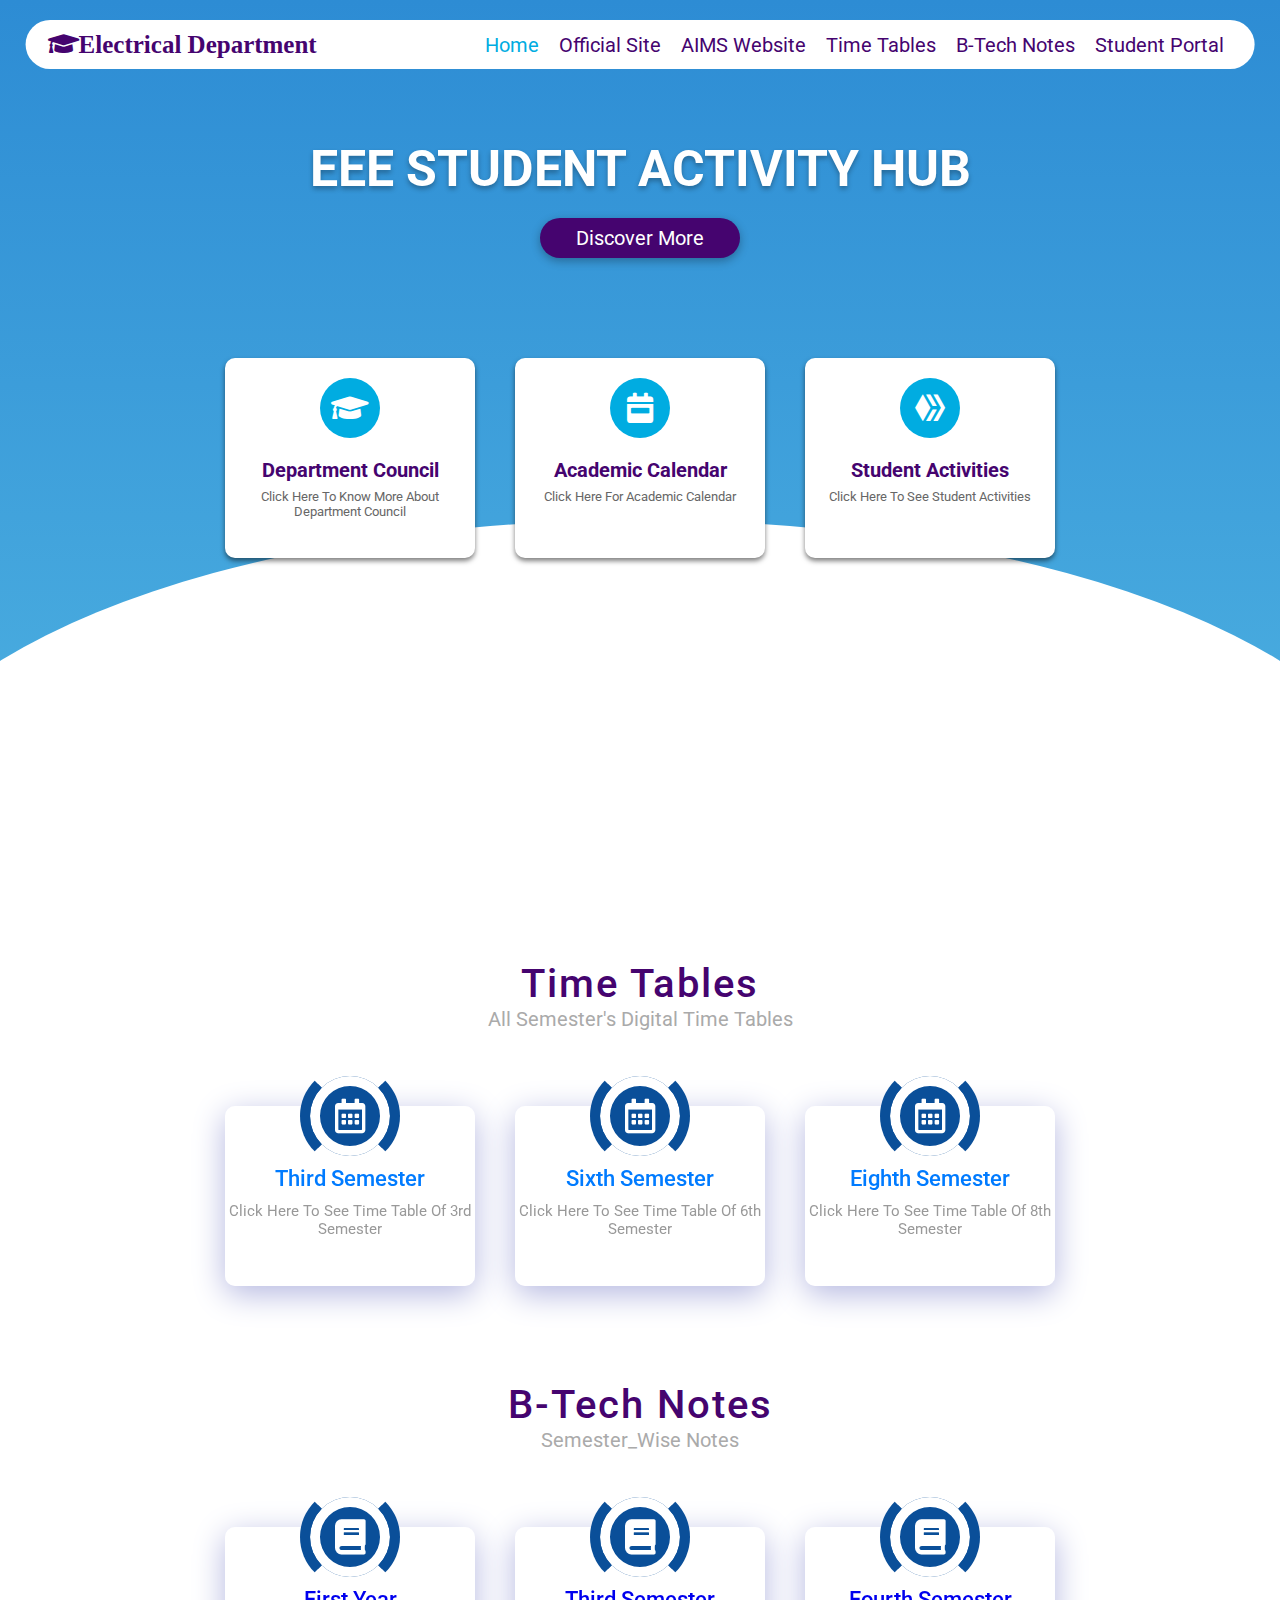
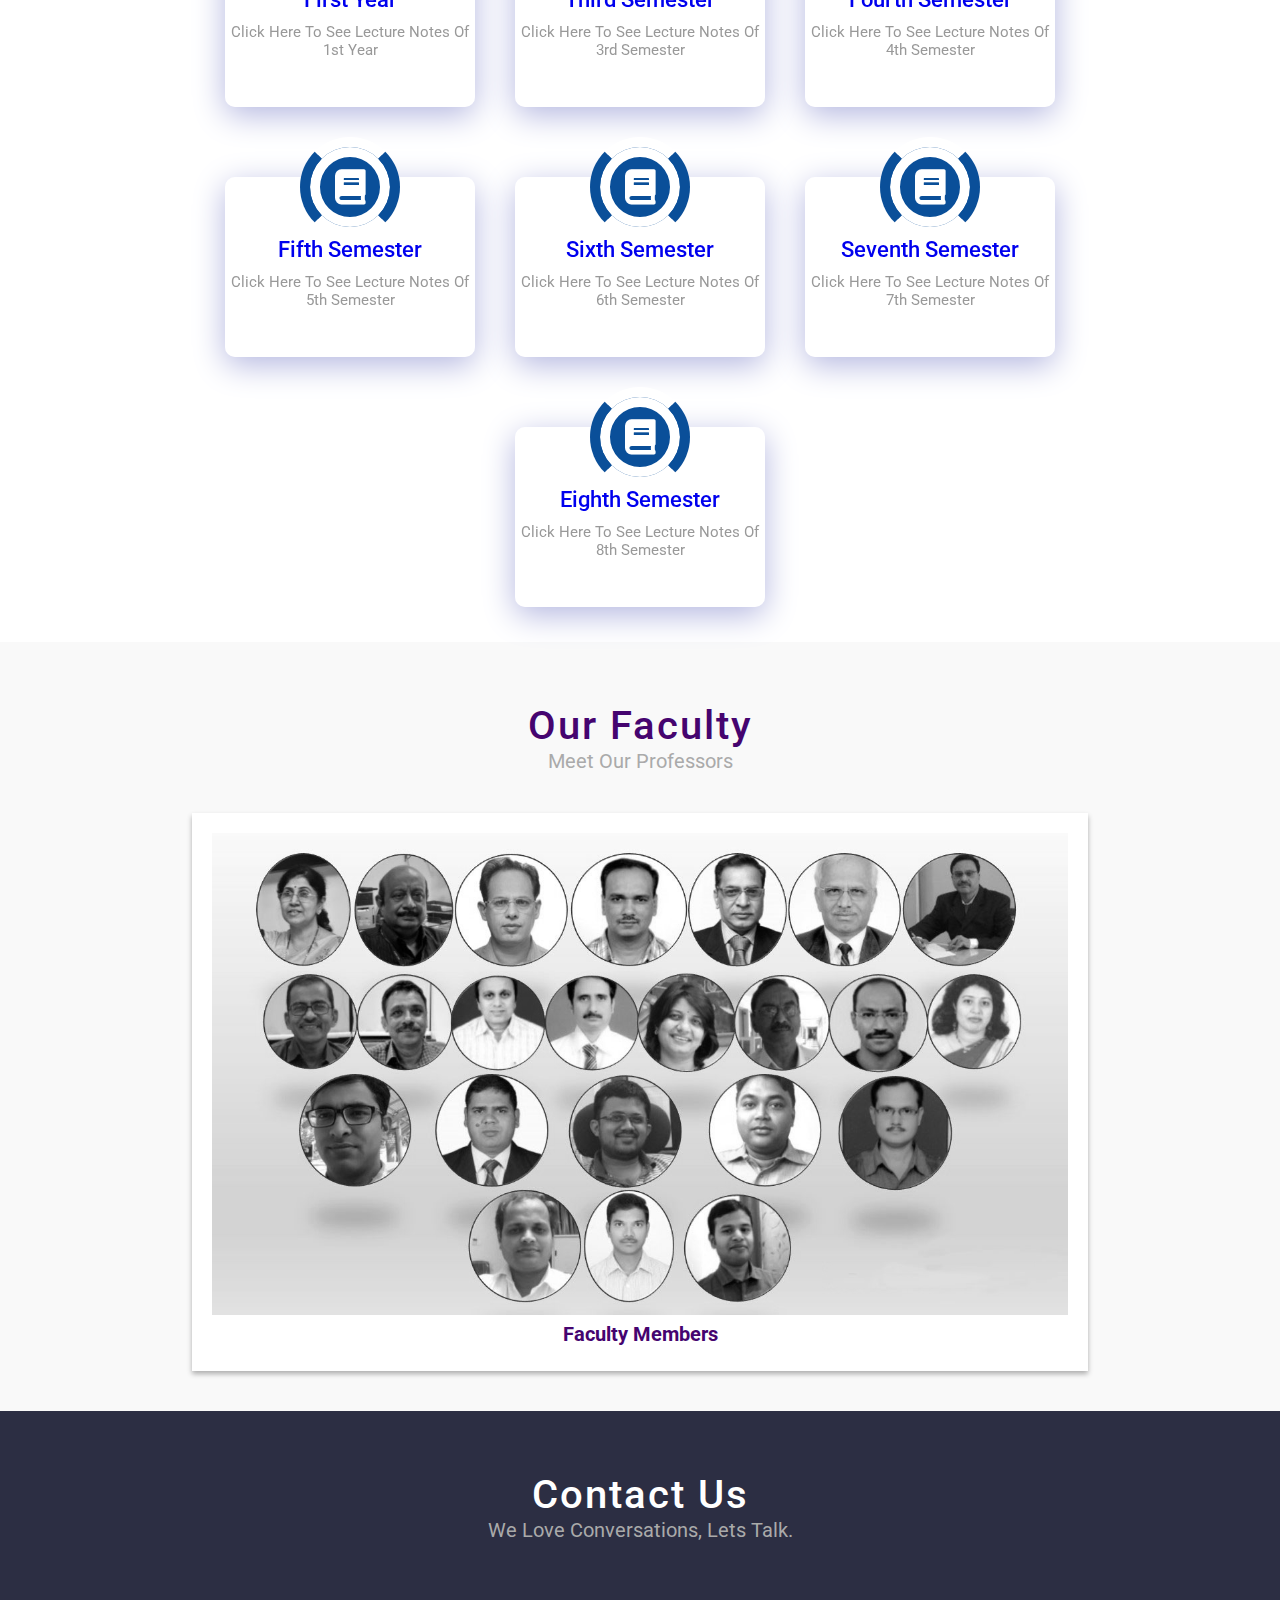
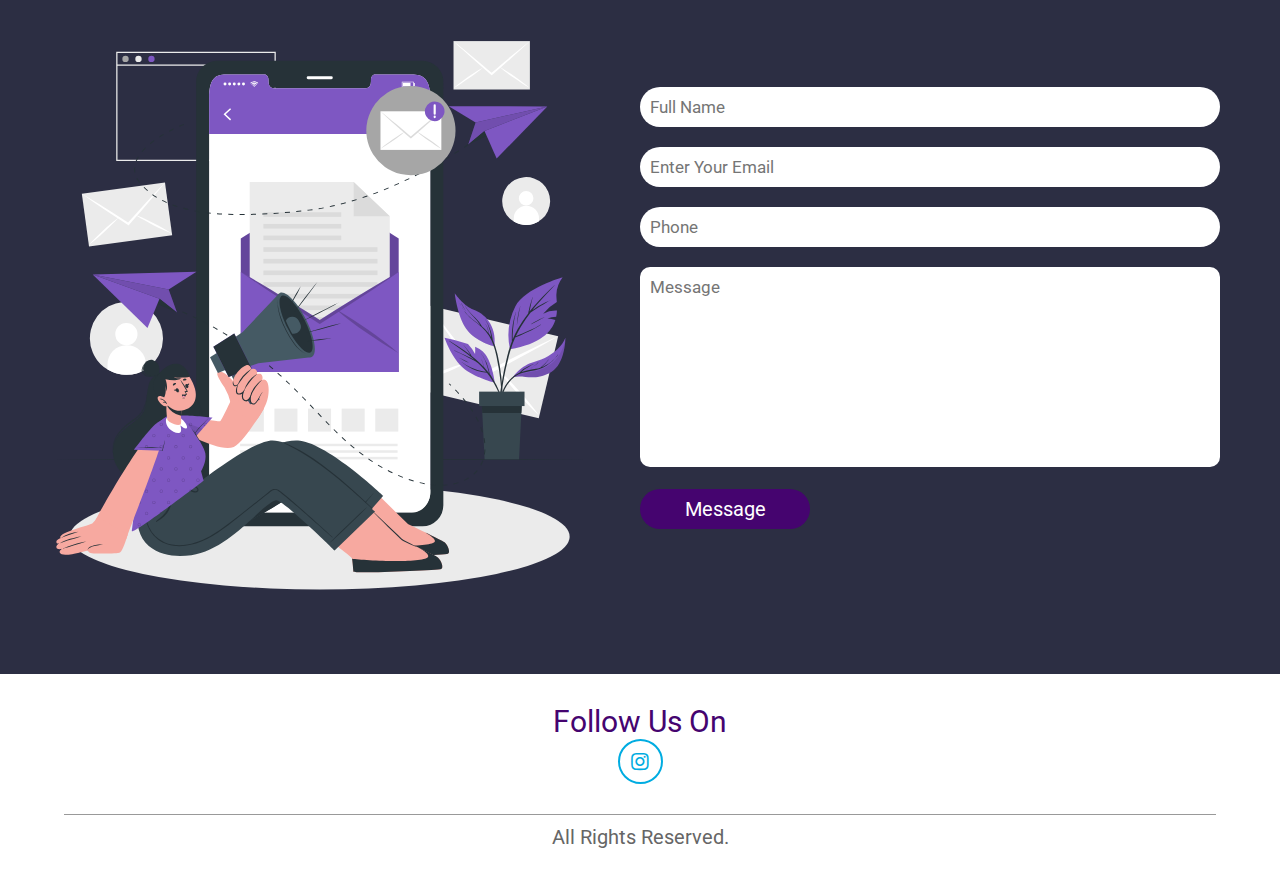
<file: ELECTRICAL-VNIT.github.io-main 2 copy/index.html>
<!DOCTYPE html>
<html lang="en">

<head>
    <!-- Global site tag (gtag.js) - Google Analytics -->
<script async src="https://www.googletagmanager.com/gtag/js?id=G-EDXTTGLVKZ"></script>
<script>
  window.dataLayer = window.dataLayer || [];
  function gtag(){dataLayer.push(arguments);}
  gtag('js', new Date());

  gtag('config', 'G-EDXTTGLVKZ');
</script>
    <meta charset="UTF-8">
    <meta name="viewport" content="width=device-width, initial-scale=1.0">
    <title>EEE VNIT STUDENT ACTIVITY HUB</title>

    <!-- font awesome cdn link  -->
    <link rel="stylesheet" href="https://cdnjs.cloudflare.com/ajax/libs/font-awesome/5.15.1/css/all.min.css">

    <!-- custom css file link  -->
    <link rel="stylesheet" href="timetable-styles/modal-style.css">
    <link rel="stylesheet" href="timetable-styles/table.css">
    <link rel="stylesheet" href="timetable-styles/mobile-timetable-style.css">
    <link rel="stylesheet" href="style.css">

    <link rel="shortcut icon" href="favicon.ico" type="image/x-icon">
    <link rel="icon" href="favicon.ico" type="image/x-icon">
</head>

<body oncontextmenu="return false">


    <!-- header section starts  -->

    <header>

        <a href="#" class="logo"><i class="fas fa-graduation-cap">Electrical Department</i></a>


        <nav class="navbar">
            <ul>
                <li><a href="#home" class="active">home</a></li>
                <li><a href="http://vnit.ac.in/" target="blank">Official Site</a></li>
                <li><a href="http://aims.vnit.ac.in/exam/faces/infrastructure/SLogin.jsf" target="blank">AIMS
                        Website</a></li>
                <li><a href="#TT">Time Tables</a></li>
                <li><a href="#Notes">B-Tech Notes</a></li>
                <li><a href="https://studentportal.vnit.ac.in/home/" target="blank">Student
                        Portal</a></li>


            </ul>
        </nav>

        <div class="fas fa-bars"></div>

    </header>

    <!-- header section ends -->


    <!-- home section starts  -->

    <section class="home" id="home">

        <div class="content" id="slide-in-fwd-top">
            <h1>EEE Student Activity Hub</h1>
            <p></p>
<!--             <a href="MTT/modal.html"><button>Endsem TT</button></a> -->
            <a href="https://vnit.ac.in/eee/"><button>Discover More</button></a>
        </div>

        <div class="box-container">

            <div class="box" id="roll-in-bottom">
                <i class="fas fa-graduation-cap"></i>
                <a href="council.html" target="blank">
                    <h3 id="fc">Department Council</h3>
                </a>
                <p>Click here to know more about Department Council</p>
            </div>

            <div class="box" id="roll-in-bottom">
                <i class="fas fa-calendar-week"></i>
                <a href="iframe.html" target="blank">
                    <h3 id="fc">Academic Calendar</h3>
                </a>
                <p>Click here for Academic Calendar</p>
            </div>

            <div class="box" id="roll-in-bottom">
                <i class="fab fa-hive"></i>
                <a href="Student Events/index.html" target="blank">
                    <h3 id="fc">Student Activities</h3>
                </a>
                <p>Click here to see Student Activities</p>
            </div>

        </div>

    </section>

    <!-- home section ends -->

    <!-- TT N Notes section starts  -->
    <section id="course" class="course">

        <h1 class="heading" id="TT">Time Tables</h1>
        <h3 class="title">All semester's Digital Time Tables</h3>

        <!-- Timetable Section -->

        <div class="box-container">

            <!-- 3rd Sem -->

            <div class="box hide-view-mob">
                <i class="far fa-calendar-alt"></i>
                <h3><a id="sem4jsbtn" class="cta" href="timetable.html">Third Semester</a></h3>
                <p>Click here to see Time Table of 3rd Semester</p>
            </div>
            <div id="sem4btn" class="modaloverlay">
                <div class="modal">
                    <a href="#close" class="close"><i class="fas fa-window-close"></i></a>
                    <div>
                        <div class='tab'>
                            <table cellpadding='0' cellspacing='0'>
                                <tr class='days'>
                                    <th class="time"></th>
                                    <th colspan="2">Monday</th>
                                    <th colspan="2">Tuesday</th>
                                    <th colspan="2">Wednesday</th>
                                    <th colspan="2">Thursday</th>
                                    <th colspan="2">Friday</th>
                                    <th colspan="2">Saturday</th>
                                </tr>
                                <tr>
                                    <td class='time'>08:00</td>
                                    <td colspan="2" class='lectures teal 4DC'>Digital Circuits</td>
                                    <td colspan="2"></td>
                                    <td colspan="2" class='lectures light-blue 4EPS-1wed'>Electrical Power System</td>
                                    <td colspan="2" class='lectures pink 4EPU'>Electrical Power Utilisation</td>
                                    <td colspan="2" class='lectures green 4PSPfri'>Power Station Practice</td>
                                    <td colspan="2"></td>


                                </tr>
                                <tr>
                                    <td class='time'>09:00</td>
                                    <td colspan="2"></td>
                                    <td colspan="2" class='lectures teal 4DC'>Digital Circuits</td>
                                    <td colspan="2"></td>
                                    <td colspan="2" class='lectures green 4PSPthu'>Power Station Practice</td>
                                    <td colspan="2" class='lectures green 4PSPfri'>Power Station Practice</td>
                                    <td colspan="2" class='lectures yellow 4NMPT'>Numerical Methods & Probability Theory
                                    </td>
                                </tr>
                                <tr>
                                    <td class='time'>10:00</td>
                                    <td colspan="2" class='lectures pink 4EPU'>Electrical Power Utilisation</td>
                                    <td colspan="2" class='lectures light-blue 4EPS-1tue'>Electrical Power System</td>
                                    <td colspan="2" class='lectures pink 4EPU'>Electrical Power Utilisation</td>
                                    <td colspan="2" class='lectures off-white 4EM1'>Electrical Machines 1</td>
                                    <td colspan="2" class='lectures off-white 4EM1'>Electrical Machines 1</td>
                                    <td colspan="2" class='lectures light-blue 4LEC'>Linear Electronic Circuit</td>
                                </tr>
                                <tr>
                                    <td class='time'>11:00</td>
                                    <td colspan="2" class='lectures off-white 4EM1'>Electrical Machines 1</td>
                                    <td colspan="2" class='lectures yellow 4NMPT'>Numerical Methods & Probability Theory
                                    </td>
                                    <td colspan="2" class='lectures yellow 4NMPT'>Numerical Methods & Probability
                                        Theory</a></td>
                                    <td colspan="2" class='lectures teal 4DC'>Digital Circuits</td>
                                    <td colspan="2" class='lectures light-blue 4LEC'>Linear Electronic Circuit</td>
                                    <td colspan="2"></td>
                                </tr>
                                <tr>
                                    <td class='time'>12:00</td>
                                    <td colspan="2" class='lectures green 4PSPmon'>Power Station Practice</td>
                                    <td colspan="2" class='lectures light-blue 4LEC'>Linear Electronic Circuit</td>
                                    <td colspan="2" class='lectures light-blue 4LEC'>Linear Electronic Circuit</td>
                                    <td colspan="2" class='lectures light-blue 4EPS-1thu'>Electrical Power System</td>
                                    <td colspan="2" class='lectures yellow 4NMPT'>Numerical Methods & Probability Theory
                                    </td>
                                    <td colspan="2" class='lectures off-white 4EM1'>Electrical Machines 1</td>
                                </tr>
                                <tr>
                                    <td class='time'>2:00</td>
                                    <td colspan="2" class='lectures light-blue 4LECLAB'>LEC LAB B1-B2-B3</td>
                                    <td colspan="2" class='lectures yellow 4PTSLAB'>Programming T&S</td>
                                    <td colspan="2"></td>
                                    <td colspan="2"></td>
                                    <td colspan="2"></td>
                                    <td colspan="2" class='lectures pink 4EPU'>Electrical Power Utilisation</td>
                                </tr>
                                <tr>
                                    <td class='time'>3:00</td>
                                    <td colspan="2"></td>
                                    <td colspan="2"></td>
                                    <td colspan="2"></td>
                                    <td colspan="2"></td>
                                    <td colspan="2"></td>
                                    <td colspan="2" class='lectures teal 4DC'>Digital Circuits</td>
                                </tr>
                                <tr>
                                    <td class='time'>4:00</td>
                                    <td colspan="2"></td>
                                    <td colspan="2"></td>
                                    <td colspan="2"></td>
                                    <td colspan="2"></td>
                                    <td colspan="2"></td>
                                    <td colspan="2"></td>
                                </tr>
                                <tr>
                                    <td class='time'>5:00</td>
                                    <td colspan="2"></td>
                                    <td colspan="2"></td>
                                    <td colspan="2"></td>
                                    <td colspan="2"></td>
                                    <td colspan="2"></td>
                                    <td colspan="2"></td>
                                </tr>
                            </table>
                        </div>

                    </div>
                </div>
            </div>

            <div class="box hide-view-desktop">
                <i class="far fa-calendar-alt"></i>
                <h3><a id="sem4mobjs" class="cta" href="#sem4mob">Third Semester</a></h3>
                <p>Click here to see Time Table of 3rd Semester</p>
            </div>

            <div id="sem4mob" class="modaloverlay">
                <div class="modal">
                    <a href="#close" class="close"><i class="fas fa-window-close"></i></a>
                    <div>
                        <div class="box-tt">
                            <div class="container_days">
                                <button class="tablinks4" onclick="openCityFour(event, 'monday4')">
                                    MON
                                </button>
                                <button class="tablinks4" onclick="openCityFour(event, 'tuesday4')">
                                    TUE
                                </button>
                                <button class="tablinks4" onclick="openCityFour(event, 'wednesday4')">
                                    WED
                                </button>
                                <button class="tablinks4" onclick="openCityFour(event, 'thursday4')">
                                    THU
                                </button>
                                <button class="tablinks4" onclick="openCityFour(event, 'friday4')">
                                    FRI
                                </button>
                                <button class="tablinks4" onclick="openCityFour(event, 'saturday4')">
                                    SAT
                                </button>
                            </div>

                            <!-- Monday -->

                            <div id="monday4" class="tabcontent4">

                                <a href="" target="_blank" class="sem4DC"
                                    style="color: black; padding: 15px; text-decoration: none">
                                    <div class="classbox1">
                                        <p style="margin-left: 10px">8 - 9 AM</p>

                                        <h3 style="padding: 25px"><br/>Digital Circuit</h3>
                                    </div>
                                </a>

                                <a href="" target="_blank" class="sem4EPU" style="color: black; padding: 10px; text-decoration: none">
                                    <div class="classbox2">
                                        <p style="margin-left: 10px">10 - 11 AM</p>

                                        <h3 style="padding: 15px">
                                            <br/>Electrical Power Utilization
                                        </h3>
                                    </div>
                                </a>

                                <a href="" target="_blank" class="sem4DS" style="color: black; padding: 10px; text-decoration: none">
                                    <div class="classbox3">
                                        <p style="margin-left: 10px">10 - 11 AM</p>

                                        <h3 style="padding: 10px">
                                            <br />
                                            Data Stucture
                                        </h3>
                                    </div>
                                </a>

                                <a href="" target="_blank" class="sem4EM1"
                                    style="color: black; padding: 10px; text-decoration: none">
                                    <div class="classbox1">
                                        <p style="margin-left: 10px">11 - 12 AM</p>

                                        <h3 style="padding: 10px"><br />Electrical Machines-1</h3>
                                    </div>
                                </a>

                                <a href="" target="_blank" class="sem4PSP" style="color: black; padding: 10px; text-decoration: none">
                                    <div class="classbox2">
                                        <p style="margin-left: 10px">12 - 1 PM</p>

                                        <h3 style="padding: 10px">
                                            <br />Power Station Practice
                                        </h3>
                                    </div>
                                </a>
                                <a href="" target="_blank" class="sem4LECP" style="color: black; padding: 10px; text-decoration: none">
                                    <div class="classbox3">
                                        <p style="margin-left: 10px">2 - 3 PM</p>

                                        <h3 style="padding: 10px">
                                            <br/>LEC LAB BAtch 1, 2, 3
                                        </h3>
                                    </div>
                                </a>

                                
                            </div>

                            <!-- Tuesday -->

                            <div id="tuesday4" class="tabcontent4">
                                <a href="" target="_blank" class="sem4DC"
                                style="color: black; padding: 15px; text-decoration: none">
                                    <div class="classbox1">
                                        <p style="margin-left: 10px">9 - 10AM</p>

                                        <h3 style="padding: 10px"><br/>Digital Circuit</h3>
                                    </div>
                                </a>

                                <a href="" target="_blank" class="sem4EPS" style="color: black; padding: 10px; text-decoration: none">
                                    <div class="classbox2">
                                        <p style="margin-left: 10px">10 - 11 AM</p>

                                        <h3 style="padding: 15px">
                                            <br />Electrical Power System
                                        </h3>
                                    </div>
                                </a>

                                <a href="" target="_blank" class="sem4NMPT"
                                    style="color: black; padding: 10px; text-decoration: none">
                                    <div class="classbox3">
                                        <p style="margin-left: 10px">11 - 12 AM</p>

                                        <h3 style="padding: 15px">
                                            <br />
                                            N M P T
                                        </h3>
                                    </div>
                                </a>

                                <a href=# target="_blank" class="sem4LEC" style="color: black; padding: 10px; text-decoration: none">
                                    <div class="classbox1">
                                        <p style="margin-left: 10px">12 - 1 PM</p>

                                        <h3 style="padding: 15px">
                                            <br />Linear Electronics Circuit
                                        </h3>
                                    </div>
                                </a>
                                
                                 <a href=# target="_blank" class="sem4PTS" style="color: black; padding: 10px; text-decoration: none">
                                    <div class="classbox2">
                                        <p style="margin-left: 10px">2 - 4 PM</p>

                                        <h3 style="padding: 15px">
                                            <br />Programming Technique & Simulation
                                        </h3>
                                    </div>
                                </a>
                            </div>

                            <!-- wednesday -->

                            <div id="wednesday4" class="tabcontent4" class="margin">
                                <a href=# target="_blank" class="sem4EPS" style="color: black; padding: 10px; text-decoration: none">
                                    <div class="classbox1">
                                        <p style="margin-left: 10px">8 - 9 AM</p>

                                        <h3 style="padding: 15px">
                                            <br />Electrical Power System
                                        </h3>
                                    </div>
                                </a>

                                <a href=# target="_blank" class="sem4EPU" style="color: black; padding: 10px; text-decoration: none">
                                    <div class="classbox2">
                                        <p style="margin-left: 10px">10 - 11 AM</p>

                                        <h3 style="padding: 15px">
                                            <br />Electical Power Utilization
                                        </h3>
                                    </div>
                                </a>

                                <a href=# target="_blank" class="sem4DS" style="color: black; padding: 10px; text-decoration: none">
                                    <div class="classbox3">
                                        <p style="margin-left: 10px">10 - 11 AM</p>

                                        <h3 style="padding: 15px">
                                            <br />
                                            Data Stucture
                                        </h3>
                                    </div>
                                </a>

                                <a href="" target="_blank" class="sem4NMPT"
                                    style="color: black; padding: 10px; text-decoration: none">
                                    <div class="classbox1">
                                        <p style="margin-left: 10px">11 - 12 AM</p>

                                        <h3 style="padding: 15px"><br />N M P T</h3>
                                    </div>
                                </a>

                                <a href="" target="_blank" class="sem4LEC" style="color: black; padding: 10px; text-decoration: none">
                                    <div class="classbox2">
                                        <p style="margin-left: 10px">12 - 1 PM</p>

                                        <h3 style="padding: 15px">
                                            <br />Linear Electronics Circuit
                                        </h3>
                                    </div>
                                </a>
                            </div>

                            <!-- Thursday -->

                            <div id="thursday4" class="tabcontent4" class="margin">
                                <a href="" target="_blank" class="sem4EPU" style="color: black; padding: 15px; text-decoration: none">
                                    <div class="classbox1">
                                        <p style="margin-left: 10px">8 - 9 AM</p>

                                        <h3 style="padding: 15px">
                                            <br />Electical Power Utilization
                                        </h3>
                                    </div>
                                </a>

                                <a href="" target="_blank" class="sem4PSP" style="color: black; padding: 10px; text-decoration: none">
                                    <div class="classbox2">
                                        <p style="margin-left: 10px">9 - 10 AM</p>

                                        <h3 style="padding: 15px">
                                            <br />Power Station Practice
                                        </h3>
                                    </div>
                                </a>

                                <a href="" target="_blank" class="sem4EM1"
                                    style="color: black; padding: 10px; text-decoration: none">
                                    <div class="classbox3">
                                        <p style="margin-left: 10px">10 - 11 AM</p>

                                        <h3 style="padding: 15px"><br />Electrical Machines 1</h3>
                                    </div>
                                </a>

                                <a href="" target="_blank" class="sem4DC"
                                    style="color: black; padding: 10px; text-decoration: none">
                                    <div class="classbox1">
                                        <p style="margin-left: 10px">11 - 12 AM</p>

                                        <h3 style="padding: 15px"><br />Digital Circuit</h3>
                                    </div>
                                </a>

                                <a href="" target="_blank" class="sem4EPS" style="color: black; padding: 10px; text-decoration: none">
                                    <div class="classbox2">
                                        <p style="margin-left: 10px">12 - 1 PM</p>

                                        <h3 style="padding: 15px">
                                            <br />Electrical Power System
                                        </h3>
                                    </div>
                                </a>
                            </div>

                            <!-- Friday -->

                            <div id="friday4" class="tabcontent4" class="margin">
                                <a href="" target="_blank" class="sem4PSP" style="color: black; padding: 10px; text-decoration: none">
                                    <div class="classbox3">
                                        <p style="margin-left: 10px">8.30 - 10 AM</p>

                                        <h3 style="padding: 15px">
                                            <br/>Power Station Practice
                                        </h3>
                                    </div>
                                </a>

                                <a href="" target="_blank" class="sem4EM1"
                                    style="color: black; padding: 10px; text-decoration: none">
                                    <div class="classbox2">
                                        <p style="margin-left: 10px">10 - 11 AM</p>

                                        <h3 style="padding: 15px"><br />Electrical Machines 1</h3>
                                    </div>
                                </a>

                                <a href="" target="_blank" class="sem4LEC" style="color: black; padding: 10px; text-decoration: none">
                                    <div class="classbox1">
                                        <p style="margin-left: 10px">11 - 12 AM</p>

                                        <h3 style="padding: 15px">
                                            <br />Linear Electronics Circuit
                                        </h3>
                                    </div>
                                </a>
                                <a href="" target="_blank" class="sem4NMPT"
                                    style="color: black; padding: 10px; text-decoration: none">
                                    <div class="classbox3">
                                        <p style="margin-left: 10px">12 - 1 PM</p>

                                        <h3 style="padding: 15px"><br />N M P T</h3>
                                    </div>
                                </a>
                            </div>

                            <!-- Saturday -->

                            <div id="saturday4" class="tabcontent4" class="margin">
                                <a href="" target="_blank" class="sem4NMPT"
                                    style="color: black; padding: 10px; text-decoration: none">
                                    <div class="classbox3">
                                        <p style="margin-left: 10px">9 - 10 AM</p>

                                        <h3 style="padding: 10px"><br />N M P T</h3>
                                    </div>
                                </a>
                                <a href="" target="_blank" class="sem4LEC" style="color: black; padding: 10px; text-decoration: none">
                                    <div class="classbox2">
                                        <p style="margin-left: 10px">10 - 11 AM</p>

                                        <h3 style="padding: 10px">
                                            <br />Linear Electronics Circuit
                                        </h3>
                                    </div>
                                </a>
                               
                                <a href="" target="_blank" class="sem4EM1"
                                    style="color: black; padding: 10px; text-decoration: none">
                                    <div class="classbox1">
                                        <p style="margin-left: 10px">12 - 1 PM</p>

                                        <h3 style="padding: 10px"><br />Electrical Machines 1</h3>
                                    </div>
                                </a>
                                <a href="" target="_blank" class="sem4EPU" style="color: black; padding: 10px; text-decoration: none">
                                    <div class="classbox3">
                                        <p style="margin-left: 10px">2 - 3 PM</p>

                                        <h3 style="padding: 10px">
                                            <br />Electrical Power Utilization
                                        </h3>
                                    </div>
                                </a>
                                <a href="" target="_blank" class="sem4DC"
                                    style="color: black; padding: 10px; text-decoration: none">
                                    <div class="classbox2">
                                        <p style="margin-left: 10px">3 - 4 PM</p>

                                        <h3 style="padding: 10px"><br />Digital Circuit</h3>
                                    </div>
                                </a>
                               
                            </div>

                        </div>
                    </div>
                </div>
            </div>

            <!-- 6th Sem -->

            <div class="box hide-view-mob">
                <i class="far fa-calendar-alt"></i>
                <h3><a id="sem6jsbtn" class="cta" href="#sem6btn">Sixth Semester</a></h3>
                <p>Click here to see Time Table of 6th Semester</p>
            </div>
            <div id="sem6btn" class="modaloverlay">
                <div class="modal">
                    <a href="#close" class="close"><i class="fas fa-window-close"></i></a>
                    <div>
                        <div class='tab'>
                            <table cellpadding='0' cellspacing='0'>
                                <tr class='days'>
                                    <th class="time"></th>
                                    <th colspan="2">Monday</th>
                                    <th colspan="2">Tuesday</th>
                                    <th colspan="2">Wednesday</th>
                                    <th colspan="2">Thursday</th>
                                    <th colspan="2">Friday</th>
                                    <th colspan="2">Saturday</th>
                                </tr>
                                <tr>
                                    <td class='time'>08:00</td>
                                    <td colspan="2"></td>
                                    <td colspan="2" class="lectures purple 6A">Slot A</td>
<!--                                     <td colspan="2" class='lectures light-blue 6SG&P'>No Class</td> -->
                                    <td colspan="2" class='lectures'>No Class</td>
                                    <td colspan="2" class='lectures pink 6EPU'>E . P . U . / Slot - B</td>
                                    <td colspan="2" class="lectures purple 6A">Slot A</td>
                                    <td colspan="2"></td>


                                </tr>
                                <tr>
                                    <td class='time'>09:00</td>
                                    <td colspan="2" class="lectures purple 6A">Slot A</td>
                                    <td colspan="2"></td>
                                    <td colspan="2" class="lectures purple 6A">Slot A</td>
                                    <td colspan="2" class='lectures green 6LEC'>Linear Electronic Circuit</td>
                                    <td colspan="2" class='lectures green 6LEC'>Linear Electronic Circuit</td>
                                    <td colspan="2" class='lectures yellow 6ED&Csat'>Electric Drives & Control</td>
                                </tr>
                                <tr>
                                    <td class='time'>10:00</td>
                                    <td colspan="2" class='lectures pink 6EPU'>E . P . U . / Slot - B</td>
                                    <td colspan="2" class='lectures light-blue 6SG&P'>Switch Gear & Protection</td>
                                    <td colspan="2" class='lectures pink 6EPU'>E . P . U . / Slot - B</td>
                                    <td colspan="2" class='lectures off-white 6MC'>Micro Controllers</td>
                                    <td colspan="2" class='lectures off-white 6MC'>Micro Controllers</td>
                                    <td colspan="2" class='lectures light-blue 6CMPS'>CMPS</td>
                                </tr>
                                <tr>
                                    <td class='time'>11:00</td>
                                    <td colspan="2" class='lectures off-white 6MC'>Micro Controllers</td>
                                    <td colspan="2" class='lectures yellow 6ED&Ctue'>Electric Drives & Control</td>
                                    <td colspan="2" class='lectures yellow 6ED&Cwed'>Electric Drives & Control</td>
                                    <td colspan="2" class='lectures teal 6FACTS'>FACTS</td>
                                    <td colspan="2" class='lectures light-blue 6CMPS'>CMPS</td>
                                    <td colspan="2" class='lectures green 6LEC'>Linear Electronic Circuit</td>
                                </tr>
                                <tr>
                                    <td class='time'>12:00</td>
                                    <td colspan="2" class='lectures green 6LEC'>Linear Electronic Circuit</td>
                                    <td colspan="2" class='lectures light-blue 6CMPS'>CMPS</td>
                                    <td colspan="2" class='lectures light-blue 6CMPS'>CMPS</td>
                                    <td colspan="2" class='lectures light-blue 6SG&P'>Switch Gear & Protection</td>
                                    <td colspan="2" class='lectures yellow 6ED&Cfri'>Electric Drives & Control</td>
                                    <td colspan="2" class='lectures off-white 6MC'>Micro Controllers</td>
                                </tr>
                                <tr>
                                    <td class='time'>2:00</td>
                                    <td colspan="2"></td>
                                    <td colspan="2"></td>
                                    <td colspan="2"></td>
                                    <td colspan="2"></td>
                                    <td colspan="2"></td>
                                    <td colspan="2" class='lectures pink 6EPU'>E . P . U . / Slot - B</td>
                                </tr>
                                <tr>
                                    <td class='time'>3:00</td>
                                    <td colspan="2" class='lectures'>No Class</td>
<!--                                     <td colspan="2" class='lectures teal 6FACTS'>FACTS</td> -->
                                    <td colspan="2" class='lectures teal 6FACTS'>FACTS</td>
                                    <td colspan="2"></td>
                                    <td colspan="2"></td>
                                    <td colspan="2"></td>
                                    <td colspan="2" class='lectures teal 6FACTS'>FACTS</td>
                                </tr>
                                <tr>
                                    <td class='time'>4:00</td>
                                    <td colspan="2"></td>
                                    <td colspan="2"></td>
                                    <td colspan="2"></td>
                                    <td colspan="2"></td>
                                    <td colspan="2"></td>
                                    <td colspan="2" class='lectures light-blue 6SG&P'>Switch Gear & Protection</td>
                                </tr>
                                <tr>
                                    <td class='time'>5:00</td>
                                    <td colspan="2"></td>
                                    <td colspan="2"></td>
                                    <td colspan="2"></td>
                                    <td colspan="2"></td>
                                    <td colspan="2"></td>
                                    <td colspan="2"></td>
                                </tr>
                            </table>
                        </div>

                    </div>
                </div>
            </div>


            <div class="box hide-view-desktop">
                <i class="far fa-calendar-alt"></i>
                <h3><a id="sem6mobjs" class="cta" href="#sem6mob">Sixth Semester</a></h3>
                <p>Click here to see Time Table of 6th Semester</p>
            </div>

            <div id="sem6mob" class="modaloverlay">
                <div class="modal">
                    <a href="#close" class="close"><i class="fas fa-window-close"></i></a>
                    <div>
                        <div class="box-tt">
                            <div class="container_days">
                                <button class="tablinks6" onclick="openCitySix(event, 'monday6')">
                                    MON
                                </button>
                                <button class="tablinks6" onclick="openCitySix(event, 'tuesday6')">
                                    TUE
                                </button>
                                <button class="tablinks6" onclick="openCitySix(event, 'wednesday6')">
                                    WED
                                </button>
                                <button class="tablinks6" onclick="openCitySix(event, 'thursday6')">
                                    THU
                                </button>
                                <button class="tablinks6" onclick="openCitySix(event, 'friday6')">
                                    FRI
                                </button>
                                <button class="tablinks6" onclick="openCitySix(event, 'saturday6')">
                                    SAT
                                </button>
                            </div>
                            <!-- Monday -->

                            <div id="monday6" class="tabcontent6">
                                <a href="#" target="_blank" style="color: black; padding: 15px; text-decoration: none">
                                    <div class="classbox1">
                                        <p style="margin-left: 10px">8 - 9 AM</p>

                                        <h3 style="padding: 10px; margin-left: 20px">
                                            <br />No Class
                                        </h3>
                                    </div>
                                </a>
                                <a href="#" target="_blank" class="sem6slotA" style="color: black; padding: 15px; text-decoration: none">
                                    <div class="classbox2">
                                        <p style="margin-left: 10px">9 - 10 AM</p>

                                        <h3 style="padding: 10px; margin-left: 20px">
                                            <br />S L O T - A
                                        </h3>
                                    </div>
                                </a>

                                <a href="#" target="_blank" class="sem6EPU" style="color: black; padding: 10px; text-decoration: none">
                                    <div class="classbox3">
                                        <p style="margin-left: 10px">10 - 11 AM</p>

                                        <h3 style="padding: 10px"><br />E . P . U . / Slot - B</h3>
                                    </div>
                                </a>

                                <a href="#" target="_blank" class="sem6MC" style="color: black; padding: 10px; text-decoration: none">
                                    <div class="classbox1">
                                        <p style="margin-left: 10px">11 - 12 AM</p>

                                        <h3 style="padding: 10px"><br />Micro Controllers</h3>
                                    </div>
                                </a>

                                <a href="#" target="_blank" class="sem6LEC" style="color: black; padding: 10px; text-decoration: none">
                                    <div class="classbox2">
                                        <p style="margin-left: 10px">12 - 1 PM</p>

                                        <h3 style="padding: 10px; margin-left: 20px"><br />L . E . C</h3>
                                    </div>
                                </a>
                                <a href="#" target="_blank" class="sem6FACTS" style="color: black; padding: 10px; text-decoration: none">
                                    <div class="classbox3">
                                        <p style="margin-left: 10px">3 - 4 PM</p>

<!--                                         <h3 style="padding: 10px; margin-left: 20px"><br />F .A. C . T . S</h3> -->
                                        <h3 style="padding: 10px; margin-left: 20px"><br />No Class</h3>
                                    </div>
                                </a>

                            </div>

                            <!-- Tuesday -->

                            <div id="tuesday6" class="tabcontent6">
                                <a href="#" target="_blank" class="sem6slotA" style="color: black; padding: 15px; text-decoration: none">
                                    <div class="classbox1">
                                        <p style="margin-left: 10px">8 - 9 AM</p>

                                        <h3 style="padding: 15px; margin-left: 20px">
                                            <br />S L O T - A
                                        </h3>
                                    </div>
                                </a>
                                <a href="#" target="_blank" style="color: black; padding: 15px; text-decoration: none">
                                    <div class="classbox2">
                                        <p style="margin-left: 10px">9 - 10AM</p>

                                        <h3 style="padding: 10px; margin-left: 20px">
                                            <br />
                                            No Class
                                        </h3>
                                    </div>
                                </a>

                                <a href="" target="_blank" class="sem6SAP" style="color: black; padding: 10px; text-decoration: none">
                                    <div class="classbox3">
                                        <p style="margin-left: 10px">10 - 11 AM</p>

                                        <h3 style="padding: 15px"><br />Switchgear and protection</h3>
                                    </div>
                                </a>

                                <a href="#" target="_blank" class="sem6EDAC" style="color: black; padding: 10px; text-decoration: none">
                                    <div class="classbox1">
                                        <p style="margin-left: 10px">11 - 12 AM</p>

                                        <h3 style="padding: 15px"><br />Electric Devices and Control</h3>
                                    </div>
                                </a>

                                <a href="#" target="_blank" class="sem6CMPS" style="color: black; padding: 10px; text-decoration: none">
                                    <div class="classbox2">
                                        <p style="margin-left: 15px">12 - 1 PM</p>

                                        <h3 style="padding: 0px; margin-left: 20px">
                                            <br />C . M . P . S
                                        </h3>
                                    </div>
                                </a>

                                <a href="#" target="_blank" class="sem6FACTS" style="color: black; padding: 10px; text-decoration: none">
                                    <div class="classbox3">
                                        <p style="margin-left: 10px">3 - 4 PM</p>

                                        <h3 style="padding: 10px; margin-left: 20px"><br />F .A. C . T . S</h3>
                                    </div>
                                </a>
                            </div>


                            <!-- wednesday -->

                            <div id="wednesday6" class="tabcontent6" class="margin">
                                <a href="#" target="_blank" class="sem6SAP" style="color: black; padding: 10px; text-decoration: none">
                                    <div class="classbox1">
                                        <p style="margin-left: 10px">8 - 9 AM</p>

                                        <h3 style="padding: 15px"><br />No Class</h3>
                                    </div>
                                </a>
                                <a href="#" target="_blank" class="sem6slotA" style="color: black; padding: 10px; text-decoration: none">
                                    <div class="classbox2">
                                        <p style="margin-left: 10px">9 - 10 AM</p>

                                        <h3 style="padding: 15px; margin-left: 30px"><br />S L O T - A</h3>
                                    </div>
                                </a>

                                <a href="" target="_blank" class="sem6EPU" style="color: black; padding: 10px; text-decoration: none">
                                    <div class="classbox3">
                                        <p style="margin-left: 10px">10 - 11 AM</p>

                                        <h3 style="padding: 15px"><br />E . P . U / Slot B</h3>
                                    </div>
                                </a>

                                <a href="#" target="_blank" class="sem6EDAC" style="color: black; padding: 10px; text-decoration: none">
                                    <div class="classbox1">
                                        <p style="margin-left: 10px">11 - 12 AM</p>

                                        <h3 style="padding: 15px"><br />Electric Drives and Control</h3>
                                    </div>
                                </a>

                                <a href="#" target="_blank" class="sem6CMPS" style="color: black; padding: 10px; text-decoration: none">
                                    <div class="classbox2">
                                        <p style="margin-left: 10px">12 - 1 PM</p>

                                        <h3 style="padding: 15px"><br />C . M . P . S</h3>
                                    </div>
                                </a>
                            </div>

                            <!-- Thursday -->

                            <div id="thursday6" class="tabcontent6" class="margin">
                                <a href="#" target="_blank" class="sem6EPU" style="color: black; padding: 15px; text-decoration: none">
                                    <div class="classbox1">
                                        <p style="margin-left: 10px">8 - 9 AM</p>

                                        <h3 style="padding: 15px; margin-left: 30px"><br />E . P . U . / Slot - B</h3>
                                    </div>
                                </a>

                                <a href="#" target="_blank" class="sem6LEC" style="color: black; padding: 10px; text-decoration: none">
                                    <div class="classbox2">
                                        <p style="margin-left: 10px">9 - 10 AM</p>

                                        <h3 style="padding: 15px; margin-left: 30px"><br />L . E . C</h3>
                                    </div>
                                </a>

                                <a href="#" target="_blank" class="sem6MC" style="color: black; padding: 10px; text-decoration: none">
                                    <div class="classbox3">
                                        <p style="margin-left: 10px">10 - 11 AM</p>

                                        <h3 style="padding: 15px"><br />Micro Controllers</h3>
                                    </div>
                                </a>

                                <a href="#" target="_blank" class="sem6FACTS" style="color: black; padding: 10px; text-decoration: none">
                                    <div class="classbox1">
                                        <p style="margin-left: 10px">11 - 12 AM</p>

                                        <h3 style="padding: 15px"><br />F . A . C . T . S</h3>
                                    </div>
                                </a>

                                <a href="#" target="_blank" class="sem6SAP" style="color: black; padding: 10px; text-decoration: none">
                                    <div class="classbox2">
                                        <p style="margin-left: 10px">12 - 1 PM</p>

                                        <h3 style="padding: 15px"><br />Switchgear and protection</h3>
                                    </div>
                                </a>
                            </div>

                            <!-- Friday -->

                            <div id="friday6" class="tabcontent6" class="margin">
                                <a href="#" target="_blank" class="sem6slotA" style="color: black; padding: 10px; text-decoration: none">
                                    <div class="classbox1">
                                        <p style="margin-left: 10px">8 - 9 AM</p>

                                        <h3 style="padding: 15px; margin-left: 30px">
                                            <br />S L O T - A
                                        </h3>
                                    </div>
                                </a>

                                <a href="#" target="_blank" class="sem6LEC" style="color: black; padding: 10px; text-decoration: none">
                                    <div class="classbox2">
                                        <p style="margin-left: 10px">9 - 10 AM</p>

                                        <h3 style="padding: 15px; margin-left: 30px"><br />L . E . C</h3>
                                    </div>
                                </a>

                                <a href="#" target="_blank" class="sem6MC" style="color: black; padding: 10px; text-decoration: none">
                                    <div class="classbox3">
                                        <p style="margin-left: 10px">10 - 11 AM</p>

                                        <h3 style="padding: 15px"><br/> Micro Controllers</h3>
                                    </div>
                                </a>

                                <a href="#" target="_blank" class="sem6CMPS" style="color: black; padding: 10px; text-decoration: none">
                                    <div class="classbox1">
                                        <p style="margin-left: 10px">11 - 12 AM</p>

                                        <h3 style="padding: 15px"><br />C . M . P . S</h3>
                                    </div>
                                </a>
                                <a href="#" target="_blank" class="sem6EDAC" style="color: black; padding: 10px; text-decoration: none">
                                    <div class="classbox2">
                                        <p style="margin-left: 10px">12 - 1 PM</p>

                                        <h3 style="padding: 15px"><br />Electric Drives and Control</h3>
                                    </div>
                                </a>
                            </div>

                            <!-- Saturday -->

                            <div id="saturday6" class="tabcontent6" class="margin">
                                <a href="#" target="_blank" class="sem6EDAC" style="color: black; padding: 10px; text-decoration: none">
                                    <div class="classbox3">
                                        <p style="margin-left: 10px">9 - 10 AM</p>

                                        <h3 style="padding: 15px"><br/>Electric Drives and Control</h3>
                                    </div>
                                </a>
                                <a href="#" target="_blank" class="sem6CMPS" style="color: black; padding: 10px; text-decoration: none">
                                    <div class="classbox2">
                                        <p style="margin-left: 10px">10 - 11 AM</p>

                                        <h3 style="padding: 15px; margin-left: 30px">
                                            <br />C . M . P . S
                                        </h3>
                                    </div>
                                </a>
                                <a href="#" target="_blank" class="sem6LEC" style="color: black; padding: 10px; text-decoration: none">
                                    <div class="classbox1">
                                        <p style="margin-left: 10px">11 - 12 AM</p>

                                        <h3 style="padding: 15px; margin-left: 30px"><br />L . E . C</h3>
                                    </div>
                                </a>
                                <a href="#" target="_blank" class="sem6MC" style="color: black; padding: 10px; text-decoration: none">
                                    <div class="classbox3">
                                        <p style="margin-left: 10px">12 - 1 PM</p>

                                        <h3 style="padding: 15px"><br/>Micro Controllers</h3>
                                    </div>
                                </a>
                                <a href="#" target="_blank" class="sem6EPU" style="color: black; padding: 10px; text-decoration: none">
                                    <div class="classbox2">
                                        <p style="margin-left: 10px">2 - 3 PM</p>

                                        <h3 style="padding: 15px"><br />E . P . U . / Slot - B</h3>
                                    </div>
                                </a>
                                <a href="#" target="_blank" class="sem6FACTS" style="color: black; padding: 10px; text-decoration: none">
                                    <div class="classbox1">
                                        <p style="margin-left: 10px">3 - 4 PM</p>

                                        <h3 style="padding: 15px; margin-left: 30px">
                                            <br />F . A . C . T . S
                                        </h3>
                                    </div>
                                </a>
                                <a href="#" target="_blank" class="sem6SAP" style="color: black; padding: 10px; text-decoration: none">
                                    <div class="classbox3">
                                        <p style="margin-left: 10px">4 - 5 PM</p>

                                        <h3 style="padding: 15px"><br />Switchgear and protection</h3>
                                    </div>
                                </a>
                            </div>
                        </div>
                    </div>
                </div>
            </div>

            <!-- 8th Sem -->

            <div class="box hide-view-mob">
                <i class="far fa-calendar-alt"></i>
                <h3><a id="sem8jsbtn" class="cta" href="#sem8btn">Eighth Semester</a></h3>
                <p>Click here to see Time Table of 8th Semester</p>
            </div>
            <div id="sem8btn" class="modaloverlay">
                <div class="modal">
                    <a href="#close" class="close"><i class="fas fa-window-close"></i></a>
                    <div>
                        <div class='tab'>
                            <table cellpadding='0' cellspacing='0'>
                                <tr class='days'>
                                    <th class="time"></th>
                                    <th colspan="2">Monday</th>
                                    <th colspan="2">Tuesday</th>
                                    <th colspan="2">Wednesday</th>
                                    <th colspan="2">Thursday</th>
                                    <th colspan="2">Friday</th>
                                    <th colspan="2">Saturday</th>
                                </tr>
                                <tr>
                                    <td class='time'>08:00</td>
                                    <td colspan="2" class='lectures teal 8SG'>Smart Grid</td>
                                    <td colspan="2" class="lectures purple 8OCHMA"> OC/HM Slot A</td>
                                     <td colspan="2"></td>
                                    <td colspan="2" class='lectures pink 8OCHMB'>OC/HM Slot B</td>
                                    <td colspan="2" class="lectures purple 8OCHMA"> OC/HM Slot A</td>
                                    <td colspan="2"></td>


                                </tr>
                                <tr>
                                    <td class='time'>09:00</td>
                                    <td colspan="2" class="lectures purple 8OCHMA"> OC/HM Slot A</td>
                                    <td colspan="2" class='lectures teal 8SG'>Smart Grid</td>
                                    <td colspan="2" class="lectures purple 8OCHMA"> OC/HM Slot A</td>
                                    <td colspan="2" class='lectures green 8RESthu'>RES</td>
                                    <td colspan="2" class='lectures green 8RES'>RES</td>
                                    <td colspan="2" class='lectures yellow 8CS2'>CS-2</td>
                                </tr>
                                <tr>
                                    <td class='time'>10:00</td>
                                    <td colspan="2" class='lectures pink 8OCHMB'>OC/HM Slot B</td>
                                    <td colspan="2" class='lectures light-blue 8CMEC'>CMEC</td>
                                    <td colspan="2" class='lectures pink 8OCHMB'>OC/HM Slot B</td>
                                    <td colspan="2" class='lectures off-white 8RPS'>RPS</td>
                                    <td colspan="2" class='lectures off-white 8RPS'>RPS</td>
                                    <td colspan="2" class='lectures light-blue'> --- </td>
                                </tr>
                                <tr>
                                    <td class='time'>11:00</td>
                                    <td colspan="2" class='lectures off-white 8RPS'>RPS</td>
                                    <td colspan="2" class='lectures yellow 8CS2'>CS-2</td>
                                    <td colspan="2" class='lectures yellow 8CS2'>CS-2</td>
                                    <td colspan="2" class='lectures teal'>Smart Grid</td>
                                    <td colspan="2" class='lectures light-blue'> CMEC </td>
                                    <td colspan="2" class='lectures green 8RES'>RES</td>
                                </tr>
                                <tr>
                                    <td class='time'>12:00</td>
                                    <td colspan="2" class='lectures green 8RESmon'>RES </td>
                                    <td colspan="2" class='lectures light-blue'> --- </td>
                                    <td colspan="2" class='lectures light-blue'> CMEC </td>
                                    <td colspan="2" class='lectures light-blue 8CMEC'> -- </td>
                                    <td colspan="2" class='lectures yellow 8CS2'>CS-2</td>
                                    <td colspan="2" class='lectures off-white 8RPS'>RPS</td>
                                </tr>
                                <tr>
                                    <td class='time'>2:00</td>
                                    <td colspan="2"></td>
                                    <td colspan="2"></td>
                                    <td colspan="2"></td>
                                    <td colspan="2"></td>
                                    <td colspan="2"></td>
                                    <td colspan="2" class='lectures pink 8OCHMB'>OC/HM Slot B</td>
                                </tr>
                                <tr>
                                    <td class='time'>3:00</td>
                                    <td colspan="2"></td>
                                    <td colspan="2"></td>
                                    <td colspan="2"></td>
                                    <td colspan="2"></td>
                                    <td colspan="2"></td>
                                    <td colspan="2" class='lectures teal 8SG'>Smart Grid</td>
                                </tr>
                                <tr>
                                    <td class='time'>4:00</td>
                                    <td colspan="2"></td>
                                    <td colspan="2"></td>
                                    <td colspan="2"></td>
                                    <td colspan="2"></td>
                                    <td colspan="2"></td>
                                    <td colspan="2"></td>
                                </tr>
                                <tr>
                                    <td class='time'>5:00</td>
                                    <td colspan="2"></td>
                                    <td colspan="2"></td>
                                    <td colspan="2"></td>
                                    <td colspan="2"></td>
                                    <td colspan="2"></td>
                                    <td colspan="2"></td>
                                </tr>
                            </table>
                        </div>

                    </div>
                </div>
            </div>

            <div class="box hide-view-desktop">
                <i class="far fa-calendar-alt"></i>
                <h3><a id="sem8mobjs" class="cta" href="#sem8mob">Eighth Semester</a></h3>
                <p>Click here to see Time Table of 8th Semester</p>
            </div>

            <div id="sem8mob" class="modaloverlay">
                <div class="modal">
                    <a href="#close" class="close"><i class="fas fa-window-close"></i></a>
                    <div>
                        <div class="box-tt">
                            <div class="container_days">
                                <button class="tablinks8" onclick="openCityEight(event, 'monday8')">
                                    MON
                                </button>
                                <button class="tablinks8" onclick="openCityEight(event, 'tuesday8')">
                                    TUE
                                </button>
                                <button class="tablinks8" onclick="openCityEight(event, 'wednesday8')">
                                    WED
                                </button>
                                <button class="tablinks8" onclick="openCityEight(event, 'thursday8')">
                                    THU
                                </button>
                                <button class="tablinks8" onclick="openCityEight(event, 'friday8')">
                                    FRI
                                </button>
                                <button class="tablinks8" onclick="openCityEight(event, 'saturday8')">
                                    SAT
                                </button>
                            </div>

                            <!-- Monday -->

                            <div id="monday8" class="tabcontent8">
                                <a href="#" target="_blank" class="sem8smartGrid" style="color: black; padding: 15px; text-decoration: none">
                                    <div class="classbox1">
                                        <p style="margin-left: 10px">8 - 9 AM</p>

                                        <h3 style="padding: 15px"><br />Smart Grid</h3>
                                    </div>
                                </a>
                                <a href="#" target="_blank" class="sem8OCHMA" style="color: black; padding: 15px; text-decoration: none">
                                    <div class="classbox2">
                                        <p style="margin-left: 10px">9 - 10 AM</p>

                                        <h3 style="padding: 15px"><br />OC / HM SLOT A</h3>
                                    </div>
                                </a>

                                <a href="#" target="_blank" class="sem8OCHMB" style="color: black; padding: 10px; text-decoration: none">
                                    <div class="classbox3">
                                        <p style="margin-left: 10px">10 - 11 AM</p>

                                        <h3 style="padding: 15px"><br />OC / HM Slot B</h3>
                                    </div>
                                </a>

                                <a href="#" target="_blank" class="sem8RPS" style="color: black; padding: 10px; text-decoration: none">
                                    <div class="classbox1">
                                        <p style="margin-left: 10px">11 - 12 AM</p>

                                        <h3 style="padding: 15px"><br />R . P . S</h3>
                                    </div>
                                </a>

                                <a href="#" target="_blank" class="sem8RES" style="color: black; padding: 10px; text-decoration: none">
                                    <div class="classbox2">
                                        <p style="margin-left: 10px">12 - 1 PM</p>

                                        <h3 style="padding: 15px"><br />R . E. S</h3>
                                    </div>
                                </a>
                            </div>

                            <!-- Tuesday -->

                            <div id="tuesday8" class="tabcontent8">
                                <a href="#" target="_blank" class="sem8OCHMA" style="color: black; padding: 15px; text-decoration: none">
                                    <div class="classbox1">
                                        <p style="margin-left: 10px">8 - 9 AM</p>

                                        <h3 style="padding: 15px"><br />OC / HM SLOT A</h3>
                                    </div>
                                </a>

                                <a href="" target="_blank" class="sem8smartGrid" style="color: black; padding: 15px; text-decoration: none">
                                    <div class="classbox2">
                                        <p style="margin-left: 10px">9 - 10AM</p>

                                        <h3 style="padding: 15px"><br />Smart Grid</h3>
                                    </div>
                                </a>

                                <a href="#" target="_blank" class="sem8CMEC" style="color: black; padding: 10px; text-decoration: none">
                                    <div class="classbox3">
                                        <p style="margin-left: 10px">10 - 11 AM</p>

                                        <h3 style="padding: 15px"><br />C . M . E . C</h3>
                                    </div>
                                </a>

                                <a href="#" target="_blank" class="sem8CS2" style="color: black; padding: 10px; text-decoration: none">
                                    <div class="classbox1">
                                        <p style="margin-left: 10px">11 - 12 AM</p>

                                        <h3 style="padding: 15px">
                                            <br />
                                            C S - 2
                                        </h3>
                                    </div>
                                </a>

                                <a href="#" target="_blank" class="sem8OCHMF" style="color: black; padding: 10px; text-decoration: none">
                                    <div class="classbox2">
                                        <p style="margin-left: 10px">12 - 1 PM</p>

                                        <h3 style="padding: 15px"><br />OC / HM Slot F</h3>
                                    </div>
                                </a>
                            </div>

                            <!-- wednesday -->

                            <div id="wednesday8" class="tabcontent8" class="margin">
                                <a href="#" target="_blank" class="sem8CMEC" style="color: black; padding: 10px; text-decoration: none">
                                    <div class="classbox1">
                                        <p style="margin-left: 10px">8 - 9 AM</p>

                                        <h3 style="padding: 15px"><br />C . M . E . C</h3>
                                    </div>
                                </a>

                                <a href="#" target="_blank" class="sem8OCHMA" style="color: black; padding: 10px; text-decoration: none">
                                    <div class="classbox2">
                                        <p style="margin-left: 10px">9 - 10 AM</p>

                                        <h3 style="padding: 15px"><br />OC / HM Slot A</h3>
                                    </div>
                                </a>
                                <a href="#" target="_blank" class="sem8OCHMB" style="color: black; padding: 10px; text-decoration: none">
                                    <div class="classbox3">
                                        <p style="margin-left: 10px">10 - 11 AM</p>

                                        <h3 style="padding: 15px"><br />OC / HM Slot B</h3>
                                    </div>
                                </a>

                                <a href="#" target="_blank" class="sem8CS2" style="color: black; padding: 10px; text-decoration: none">
                                    <div class="classbox1">
                                        <p style="margin-left: 10px">11 - 12 AM</p>

                                        <h3 style="padding: 15px"><br />C S - 2</h3>
                                    </div>
                                </a>

                                <a href="#" target="_blank" class="sem8OCHMF" style="color: black; padding: 10px; text-decoration: none">
                                    <div class="classbox2">
                                        <p style="margin-left: 10px">12 - 1 PM</p>

                                        <h3 style="padding: 15px"><br />OC / HM Slot F</h3>
                                    </div>
                                </a>
                            </div>

                            <!-- Thursday -->

                            <div id="thursday8" class="tabcontent8" class="margin">
                                <a href="#" target="_blank" class="sem8OCHMB" style="color: black; padding: 15px; text-decoration: none">
                                    <div class="classbox1">
                                        <p style="margin-left: 10px">8 - 9 AM</p>

                                        <h3 style="padding: 15px"><br />OC / HM Slot B</h3>
                                    </div>
                                </a>

                                <a href="#" target="_blank" class="sem8RES" style="color: black; padding: 10px; text-decoration: none">
                                    <div class="classbox2">
                                        <p style="margin-left: 10px">9 - 10 AM</p>

                                        <h3 style="padding: 15px"><br />R. E. S</h3>
                                    </div>
                                </a>

                                <a href="#" target="_blank" class="sem8RPS" style="color: black; padding: 10px; text-decoration: none">
                                    <div class="classbox3">
                                        <p style="margin-left: 10px">10 - 11 AM</p>

                                        <h3 style="padding: 15px"><br />R . P . S</h3>
                                    </div>
                                </a>

                                <a href="#" target="_blank" class="sem8smartGrid" style="color: black; padding: 10px; text-decoration: none">
                                    <div class="classbox1">
                                        <p style="margin-left: 10px">11 - 12 AM</p>

                                        <h3 style="padding: 15px"><br />Smart Grid</h3>
                                    </div>
                                </a>

                                <a href="#" target="_blank" class="sem8CMEC" style="color: black; padding: 10px; text-decoration: none">
                                    <div class="classbox2">
                                        <p style="margin-left: 10px">12 - 1 PM</p>

                                        <h3 style="padding: 15px"><br />C . M . E . C</h3>
                                    </div>
                                </a>
                            </div>

                            <!-- Friday -->

                            <div id="friday8" class="tabcontent8" class="margin">
                                <a href="#" target="_blank" class="sem8OCHMA" style="color: black; padding: 10px; text-decoration: none">
                                    <div class="classbox3">
                                        <p style="margin-left: 10px">9 - 10 AM</p>

                                        <h3 style="padding: 15px"><br />OC / HM Slot A</h3>
                                    </div>
                                </a>
                                <a href="#" target="_blank" class="sem8RES" style="color: black; padding: 10px; text-decoration: none">
                                    <div class="classbox2">
                                        <p style="margin-left: 10px">9 - 10 AM</p>

                                        <h3 style="padding: 15px"><br />R . E. S</h3>
                                    </div>
                                </a>

                                <a href="#" target="_blank" class="sem8RPS" style="color: black; padding: 10px; text-decoration: none">
                                    <div class="classbox1">
                                        <p style="margin-left: 10px">10 - 11 AM</p>

                                        <h3 style="padding: 15px"><br />R . P . S</h3>
                                    </div>
                                </a>

                                <a href="#" target="_blank" class="sem8OCHMF" style="color: black; padding: 10px; text-decoration: none">
                                    <div class="classbox3">
                                        <p style="margin-left: 10px">11 - 12 AM</p>

                                        <h3 style="padding: 15px"><br />OC / HM Slot F</h3>
                                    </div>
                                </a>
                                <a href="#" target="_blank" class="sem8CS2" style="color: black; padding: 10px; text-decoration: none">
                                    <div class="classbox2">
                                        <p style="margin-left: 10px">12 - 1 PM</p>

                                        <h3 style="padding: 15px"><br />C S - 2</h3>
                                    </div>
                                </a>
                            </div>

                            <!-- Saturday -->

                            <div id="saturday8" class="tabcontent8" class="margin">
                                <a href="#" target="_blank" class="sem8CS2" style="color: black; padding: 10px; text-decoration: none">
                                    <div class="classbox3">
                                        <p style="margin-left: 10px">9 - 10 AM</p>

                                        <h3 style="padding: 15px"><br />C S - 2</h3>
                                    </div>
                                </a>
                                <a href="#" target="_blank" class="sem8OCHMF" style="color: black; padding: 10px; text-decoration: none">
                                    <div class="classbox2">
                                        <p style="margin-left: 10px">10 - 11 AM</p>

                                        <h3 style="padding: 15px"><br />OC / HM Slot F</h3>
                                    </div>
                                </a>
                                <a href="#" target="_blank" class="sem8RES" style="color: black; padding: 10px; text-decoration: none">
                                    <div class="classbox1">
                                        <p style="margin-left: 10px">11 - 12 AM</p>

                                        <h3 style="padding: 15px"><br />R . E. S</h3>
                                    </div>
                                </a>
                                <a href="#" target="_blank" class="sem8RPS" style="color: black; padding: 10px; text-decoration: none">
                                    <div class="classbox3">
                                        <p style="margin-left: 10px">12 - 1 PM</p>

                                        <h3 style="padding: 15px"><br />R . P . S</h3>
                                    </div>
                                </a>
                                <a href="#" target="_blank" class="sem8OCHMB" style="color: black; padding: 10px; text-decoration: none">
                                    <div class="classbox2">
                                        <p style="margin-left: 10px">2 - 3 PM</p>

                                        <h3 style="padding: 15px"><br />OC / HM Slot B</h3>
                                    </div>
                                </a>
                                <a href="#" target="_blank" class="sem8smartGrid" style="color: black; padding: 10px; text-decoration: none">
                                    <div class="classbox1">
                                        <p style="margin-left: 10px">3 - 4 PM</p>

                                        <h3 style="padding: 15px"><br />Smart Grid</h3>
                                    </div>
                                </a>
                                <a href="#" target="_blank" class="sem8CMEC" style="color: black; padding: 10px; text-decoration: none">
                                    <div class="classbox3">
                                        <p style="margin-left: 10px">4 - 5 PM</p>

                                        <h3 style="padding: 15px"><br />C . M . E . C</h3>
                                    </div>
                                </a>
                            </div>
                        </div>
                    </div>
                </div>
            </div>

        </div>

        <!-- Timetable Section ends  -->

    </section>
    <section id="course" class="course">

        <h1 class="heading" id="Notes">B-Tech Notes</h1>
        <h3 class="title">Semester_Wise Notes</h3>


        <div class="box-container">
            <div class="box">

                <i class="fas fa-book"></i>
                <h3><a href="https://drive.google.com/drive/folders/1UyapGnNU6baQPhbOpDICEJPR6W2MkDVf?usp=sharing" target="blank">First Year</a></h3>
                <p>Click here to see Lecture Notes of 1st Year</p>
            </div>



            <div class="box">

                <i class="fas fa-book"></i>
                <h3><a href="https://drive.google.com/drive/folders/1XfNNaMh2NDSQNUe7DOLyrQ4mHxMebcvO?usp=sharing"
                        target="blank">Third Semester</a></h3>
                <p>Click here to see Lecture Notes of 3rd Semester</p>
            </div>
            <div class="box">
                <i class="fas fa-book"></i>
                <h3><a href="https://drive.google.com/drive/folders/1jxyO2IdFNHtM08_JUZsLT2v79tJE6m1O?usp=sharing"
                        target="blank">Fourth Semester</a></h3>
                <p>Click here to see Lecture Notes of 4th Semester</p>
            </div>
            <div class="box">
                <i class="fas fa-book"></i>
                <h3><a href="https://drive.google.com/drive/folders/1A8ffuX_GTT4yTOZ12aafZlvz-5a7XBsS?usp=sharing"
                        target="blank">Fifth Semester</a></h3>
                <p>Click here to see Lecture Notes of 5th Semester</p>
            </div>
            <div class="box">
                <i class="fas fa-book"></i>
                <h3><a href="https://drive.google.com/drive/folders/1oK9iaAmqnql1ypD7lsiGs_mwR9PY6AlR?usp=sharing"
                        target="blank">Sixth Semester</a></h3>
                <p>Click here to see Lecture Notes of 6th Semester</p>
            </div>
            <div class="box">
                <i class="fas fa-book"></i>
                <h3><a href="https://drive.google.com/drive/folders/1qUQ1KM144uRAzkaGuwPecSufuWaLP26T?usp=sharing"
                        target="blank">Seventh Semester</a></h3>
                <p>Click here to see Lecture Notes of 7th Semester</p>
            </div>
            <div class="box">
                <i class="fas fa-book"></i>
                <h3><a href="https://drive.google.com/drive/folders/1LLI4UuQSqOvFV5n-wOoi6Y2FLUGUZ034?usp=sharing"
                        target="blank">Eighth Semester</a></h3>
                <p>Click here to see Lecture Notes of 8th Semester</p>
            </div>

        </div>

    </section>





    <!-- TT N Notes section ends -->

    <!-- teacher section starts  -->

    <section id="teacher" class="teacher">

        <h1 class="heading">our Faculty</h1>
        <h3 class="title">meet our professors</h3>

        <div class="card-container">



            <div class="card">
                <img src="eee-faculty-members.jpg" alt="">
                <h3>Faculty Members</h3>
            </div>

        </div>


    </section>

    <!-- teacher section ends -->


    <section class="contact" id="contact">

        <h1 class="heading" id="con">contact us</h1>
        <h3 class="title">we love Conversations, lets talk.</h3>

        <div class="row">

            <div class="image">
                <img src="contact us.svg" alt="Contact us">
            </div>

            <div class="form-container">
                <form action="" method="POST" onsubmit="return false">
                    <input type="text" placeholder="full name" name="name">
                    <input type="email" autocorrect="off" autocapitalize="none" placeholder="enter your email"
                        name="email">
                    <input type="number" placeholder="phone" name="phone">
                    <textarea name="message" id="" cols="30" rows="10" placeholder="message"></textarea>
                    <input type="submit" value="message" id="message">
                </form>
            </div>

        </div>

    </section>

    <!-- contact section ends -->

    <section class="footer">

        <div class="icons">
            <p id="in">Follow us on</p>
            <a href="https://instagram.com/vnit_trical?utm_medium=copy_link" target="blank"
                class="fab fa-instagram"></a>
        </div>

        <div class="credit">all rights reserved.</div>

    </section>

    <!-- jquery cdn link  -->
    <script src="https://cdnjs.cloudflare.com/ajax/libs/jquery/3.5.1/jquery.min.js"></script>

    <!-- custom js file link  -->
    <script src="main.js"></script>
    <script src="email.js"></script>
    <script src="https://smtpjs.com/v3/smtp.js"></script>
    <script src="timetable-js/script-sem4.js"></script>
    <script src="timetable-js/script-sem6.js"></script>
    <script src="timetable-js/script-sem8.js"></script>




    <script src="timetable-render-js/sem4-subjects.js"></script>
    <script src="timetable-render-js/sem4-render.js"></script>
    <script src="timetable-render-js/sem6-subjects.js"></script>
    <script src="timetable-render-js/sem6-render.js"></script>
    <script src="timetable-render-js/sem8-subjects.js"></script>
    <script src="timetable-render-js/sem8-render.js"></script>

    <script src="mob-tt-render-js/4sem-subjects.js"></script>
    <script src="mob-tt-render-js/6sem-subjects.js"></script>
    <script src="mob-tt-render-js/8sem-subjects.js"></script>


</body>

</html>
</file>
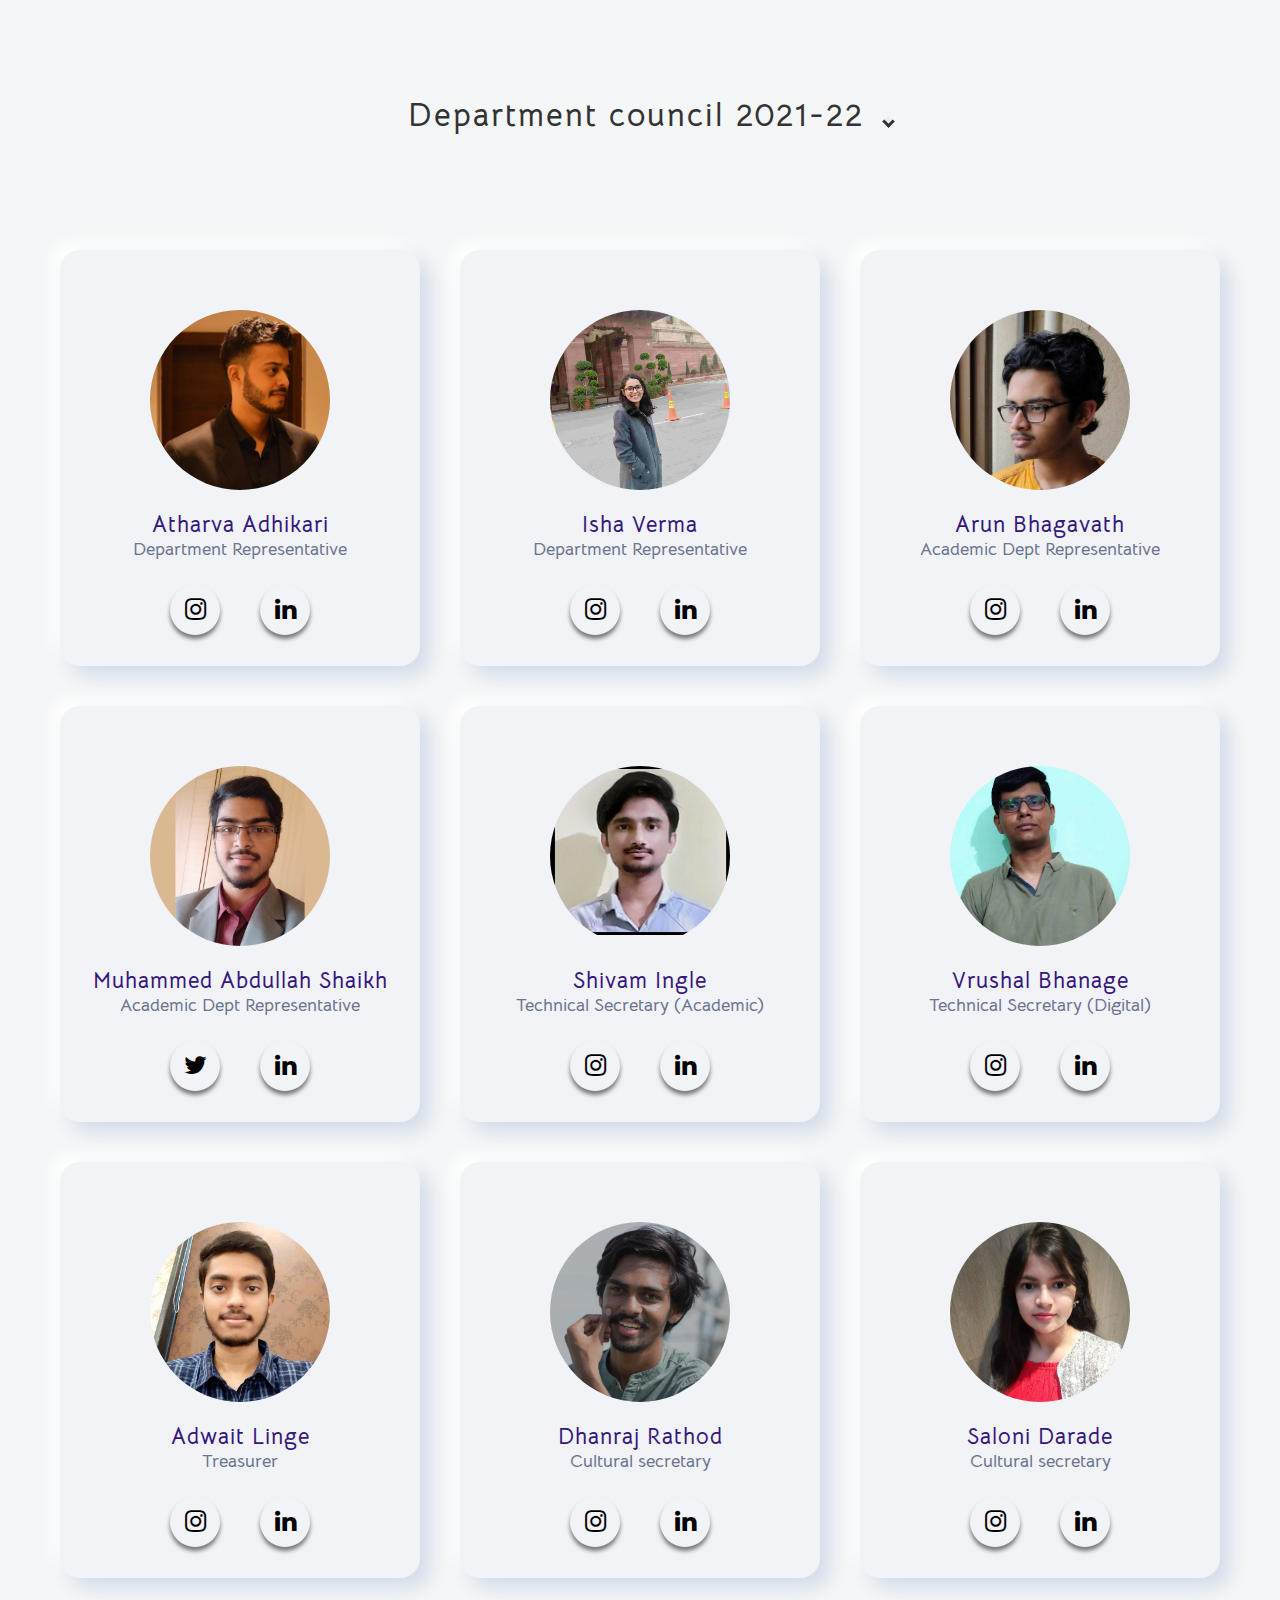
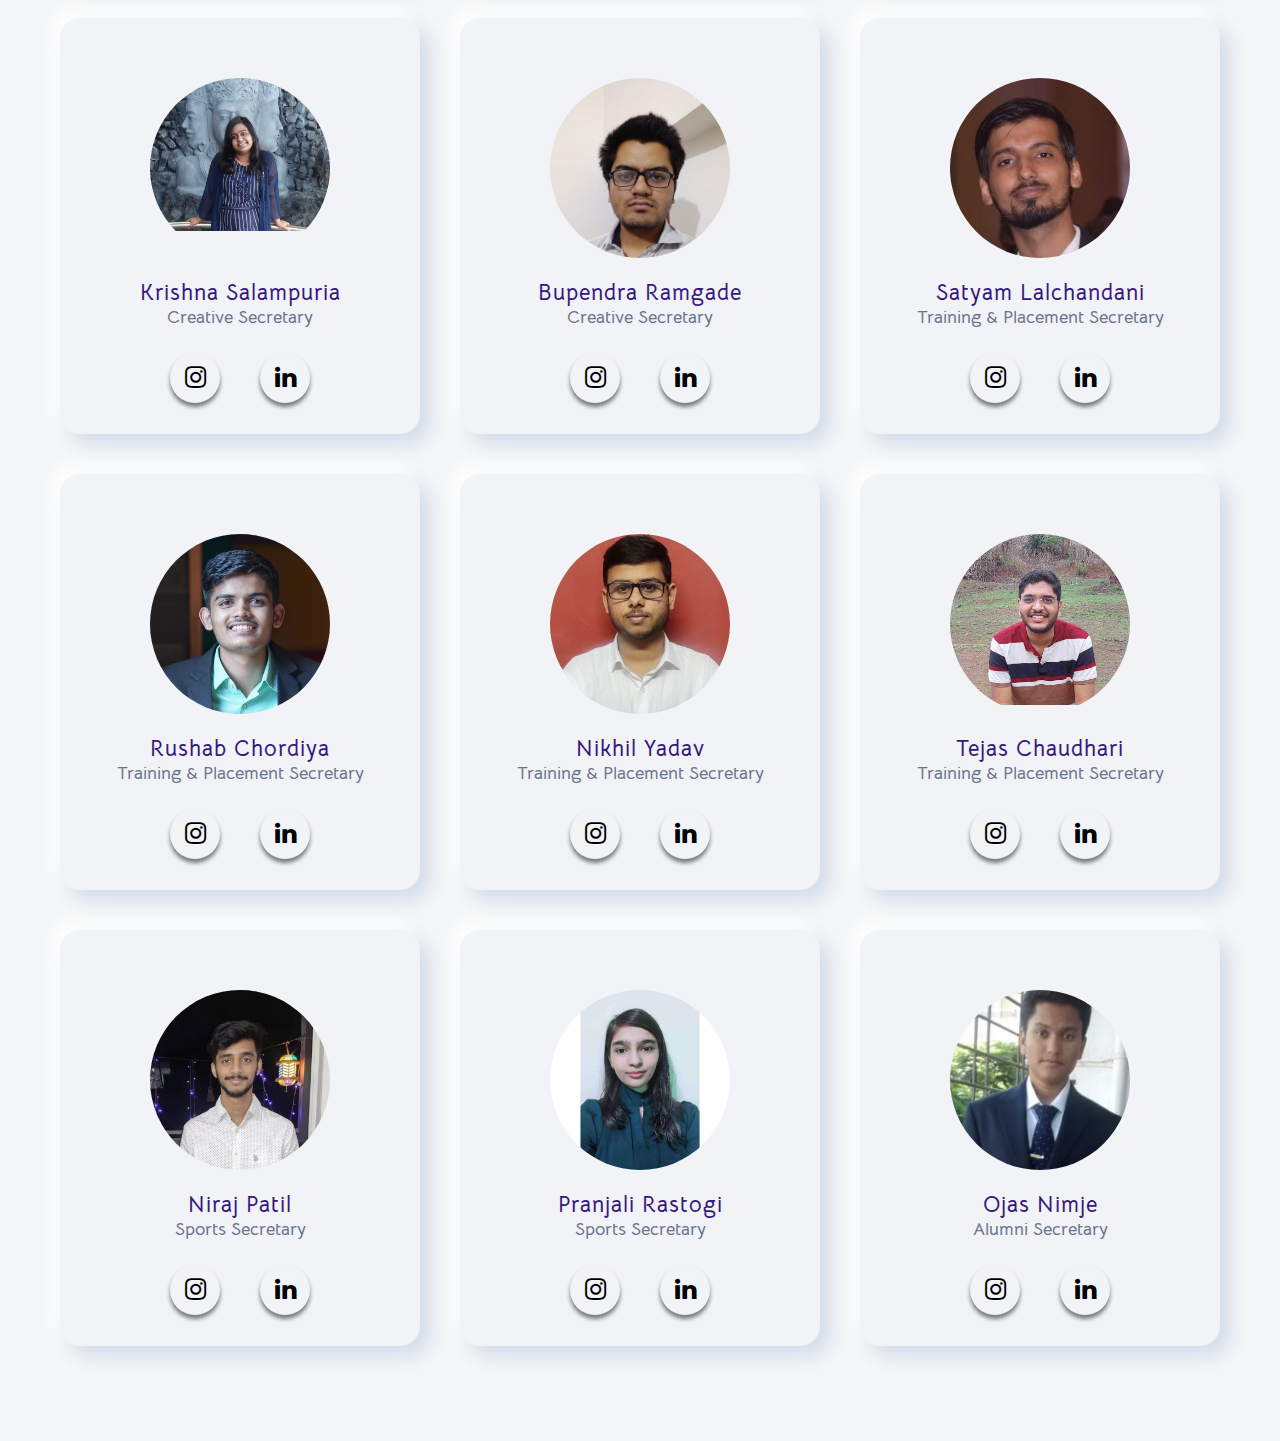
<file: ELECTRICAL-VNIT.github.io-main 2 copy/council.html>
<!DOCTYPE html>
<html lang="en">
<head>
   <meta charset="UTF-8">
   <meta http-equiv="X-UA-Compatible" content="IE=edge">
   <meta name="viewport" content="width=device-width, initial-scale=1.0">
   <link rel="stylesheet" href="https://cdnjs.cloudflare.com/ajax/libs/font-awesome/4.7.0/css/font-awesome.css"/>
   <link rel="stylesheet" href="council.css">
   
   <title>Council page</title>

  

</head>
<body>
    <section class="team">
    <div class="head">
        <h1>Department council 2021-22</h1> 

        <div class="dropdown">
            <button class="arrow down" ></button>
            <div class="dropdown-content">
            <a href="xcouncil.html" target="_blank">2020-21</a>
            </div>
          </div>
        

    </div>
    
    <div class="container">

        <div class="card">
            <div class="content">
                <div class="imgBx">
                    <img src="./images/Atharva.jpeg" alt="">
                </div>
                <div class="contentBx">
                    <h4>Atharva Adhikari</h4>
                    <h5>Department Representative</h5>
                </div>
                <div class="sci">
                    <ul>
                    <li><a href="https://www.instagram.com/atharva_0401/" target="_blank"><i class="fa fa-instagram" aria-hidden="true"></i></a></li>
                <li> <a href="https://www.linkedin.com/in/atharva-adhikari-aaa1004/" target="_blank"><i class="fa fa-linkedin" aria-hidden="true"></i></a></li>
                </ul>
                </div>
            </div>
        </div>
        <div class="card">
            <div class="content">
                <div class="imgBx">
                    <img src="./images/Isha.jpg" alt="">
                </div>
                <div class="contentBx">
                    <h4>Isha Verma</h4>
                    <h5>Department Representative</h5>
                </div>
                <div class="sci">
                    <ul>
             <li> <a href="https://www.instagram.com/isha_1510_" target="_blank"><i class="fa fa-instagram" aria-hidden="true"></i></a></li>
            <li>  <a href="https://www.linkedin.com/in/isha-verma-4795701ab/" target="_blank"><i class="fa fa-linkedin" aria-hidden="true"></i></a></li>
                </ul>
                </div>
            </div>
        </div>
        <div class="card">
            <div class="content">
                <div class="imgBx">
                    <img src="./images/Arun.jpeg" alt="">
                </div>
                <div class="contentBx">
                    <h4>Arun Bhagavath</h4>
                    <h5>Academic Dept Representative</h5>
                </div>
                <div class="sci">
                    <ul>
         <li>   <a href="https://www.instagram.com/bhagavath.arun/" target="_blank"><i class="fa fa-instagram" aria-hidden="true"></i></a></li>
         <li>  <a href="https://www.linkedin.com/in/arun-bhagavath-0142aa202/" target="_blank"><i class="fa fa-linkedin" aria-hidden="true"></i></a></li>
            </ul>
                </div>
            </div>
        </div>
        <div class="card">
            <div class="content">
                <div class="imgBx">
                    <img src="./images/ABD.jpg" alt="">
                </div>
                <div class="contentBx">
                    <h4>Muhammed Abdullah Shaikh</h4>
                    <h5>Academic Dept Representative</h5>
                </div>
                <div class="sci">
                    <ul>
                <li> <a href="https://twitter.com/_m_ABD" target="_blank"><i class="fa fa-twitter" aria-hidden="true"></i></a></li>
                <li> <a href="https://www.linkedin.com/in/abd931/" target="_blank"><i class="fa fa-linkedin" aria-hidden="true"></i></a></li>
            </ul>
                </div>
            </div>
        </div>
        <div class="card">
            <div class="content">
                <div class="imgBx">
                    <img src="./images/shivam.jpg" alt="">
                </div>
                <div class="contentBx">
                    <h4>Shivam Ingle</h4>
                    <h5>Technical Secretary (Academic)</h5>
                </div>
                <div class="sci">
                <ul>
                  <li> <a href="https://www.instagram.com/shivam.ingle7/" target="_blank"><i class="fa fa-instagram" aria-hidden="true"></i></a></li> 
                  <li><a href="https://www.linkedin.com/in/shivam-ingle-vnit2023/" target="_blank"><i class="fa fa-linkedin" aria-hidden="true"></i></a></li> 
                  </ul>
                </div>
            </div>
        </div>
        <div class="card">
            <div class="content">
                <div class="imgBx">
                    <img src="./images/Vrushal.jpg" alt="">
                </div>
                <div class="contentBx">
                    <h4>Vrushal Bhanage</h4>
                    <h5>Technical Secretary (Digital)</h5>
                </div>
                <div class="sci">
                <ul>
                <li><a href="https://www.instagram.com/vruush" target="_blank"><i class="fa fa-instagram" aria-hidden="true"></i></a></li>
            <li><a href="https://www.linkedin.com/in/vrushal-bhanage-336a951ba/" target="_blank"><i class="fa fa-linkedin" aria-hidden="true"></i></a></li>
        </ul>
                </div>
            </div>
        </div>
        <div class="card">
            <div class="content">
                <div class="imgBx">
                    <img src="./images/Adwait.jpg" alt="">
                </div>
                <div class="contentBx">
                    <h4>Adwait Linge</h4>
                    <h5>Treasurer</h5>
                </div>
                <div class="sci">
                <ul>
                <li> <a href="https://www.instagram.com/adwait_2001/" target="_blank"><i class="fa fa-instagram" aria-hidden="true"></i></a></li>
            <li>  <a href="https://www.linkedin.com/in/adwait-linge-966856203/" target="_blank"><i class="fa fa-linkedin" aria-hidden="true"></i></a>
        </ul>
                </div>
            </div>
        </div>
        <div class="card">
            <div class="content">
                <div class="imgBx">
                    <img src="./images/Dhanraj.jpg" alt="">
                </div>
                <div class="contentBx">
                    <h4>Dhanraj Rathod</h4>
                    <h5>Cultural secretary</h5>
                </div>
                <div class="sci">
                <ul>
                <li> <a href="https://www.instagram.com/nameisnaik.17/" target="_blank"><i class="fa fa-instagram" aria-hidden="true"></i></a></li>
            <li> <a href="https://www.linkedin.com/in/dhanraj-arvind-rathod-123116218/" target="_blank"><i class="fa fa-linkedin" aria-hidden="true"></i></a></li>
        </ul>
                </div>
            </div>
        </div>
        <div class="card">
            <div class="content">
                <div class="imgBx">
                    <img src="./images/Saloni.jpg" alt="">
                </div>
                <div class="contentBx">
                    <h4>Saloni Darade</h4>
                    <h5>Cultural secretary</h5>
                </div>
                <div class="sci">
                <ul>
                <li> <a href="https://www.instagram.com/____s.a.l.o.n.i____" target="_blank"><i class="fa fa-instagram" aria-hidden="true"></i></a></li>
            <li><a href="https://www.linkedin.com/in/saloni-darade-9269671b4/" target="_blank"><i class="fa fa-linkedin" aria-hidden="true"></i></a></li>
        </ul>
                </div>
            </div>
        </div>
        
        <div class="card">
            <div class="content">
                <div class="imgBx">
                    <img src="./images/krishna.jpg" alt="">
                </div>
                <div class="contentBx">
                    <h4>Krishna Salampuria</h4>
                    <h5>Creative Secretary</h5>
                </div>
                <div class="sci">
                <ul>
                <li> <a href="https://instagram.com/krishna_salampuria" target="_blank"><i class="fa fa-instagram" aria-hidden="true"></i></a></li>
            <li><a href="https://www.linkedin.com/in/krishna-salampuria-697376216/" target="_blank"><i class="fa fa-linkedin" aria-hidden="true"></i></a></li>
        </ul>
                </div>
            </div>
        </div>
        <div class="card">
            <div class="content">
                <div class="imgBx">
                    <img src="./images/Bhupendra.jpg" alt="">
                </div>
                <div class="contentBx">
                    <h4>Bupendra Ramgade</h4>
                    <h5>Creative Secretary</h5>
                </div>
                <div class="sci">
                <ul>
                <li> <a href="https://www.instagram.com/ramgadebhupendra/" target="_blank"><i class="fa fa-instagram" aria-hidden="true"></i></a></li>
            <li>  <a href="https://www.linkedin.com/in/bhupendra-ramgade-606264213/" target="_blank"><i class="fa fa-linkedin" aria-hidden="true"></i></a></li>
        </ul>
                </div>
            </div>
        </div>
        <div class="card">
            <div class="content">
                <div class="imgBx">
                    <img src="./images/Satyam.jpg" alt="">
                </div>
                <div class="contentBx">
                    <h4>Satyam Lalchandani</h4>
                    <h5>Training & Placement Secretary</h5>
                </div>
                <div class="sci">
                <ul>
                <li><a href="https://www.instagram.com/satyaml24/" target="_blank"><i class="fa fa-instagram" aria-hidden="true"></i></a></li>
            <li> <a href="https://www.linkedin.com/in/satyaml/" target="_blank"><i class="fa fa-linkedin" aria-hidden="true"></i></a></li>
        </ul>
                </div>
            </div>
        </div>
        <div class="card">
            <div class="content">
                <div class="imgBx">
                    <img src="./images/Rushabh.jpg" alt="">
                </div>
                <div class="contentBx">
                    <h4>Rushab Chordiya</h4>
                    <h5>Training & Placement Secretary</h5>
                </div>
                <div class="sci">
                <ul>
                <li> <a href="https://www.instagram.com/rushabh_chordia_1401/" target="_blank" ><i class="fa fa-instagram" aria-hidden="true"></i></a></li>
            <li> <a href="https://www.linkedin.com/in/rushabh-chordiya-0b9a701a0/" target="_blank"><i class="fa fa-linkedin" aria-hidden="true"></i></a></li>
        </ul>
                </div>
            </div>
        </div>
        <div class="card">
            <div class="content">
                <div class="imgBx">
                    <img src="./images/Nikhilyadav.jpg" alt="">
                </div>
                <div class="contentBx">
                    <h4>Nikhil Yadav</h4>
                    <h5>Training & Placement Secretary</h5>
                </div>
                <div class="sci">
                <ul>
                <li> <a href="#" target="_blank"><i class="fa fa-instagram" aria-hidden="true"></i></a></li>
            <li> <a href="https://www.linkedin.com/in/nikhil-yadav-9879ab191/" target="_blank"><i class="fa fa-linkedin" aria-hidden="true"></i></a></li>
        </ul>
                </div>
            </div>
        </div>
        <div class="card">
            <div class="content">
                <div class="imgBx">
                    <img src="./images/Tejas.jpg" alt="">
                </div>
                <div class="contentBx">
                    <h4>Tejas Chaudhari</h4>
                    <h5>Training & Placement Secretary</h5>
                </div>
                <div class="sci">
                <ul>
                <li><a href="https://www.instagram.com/_tejas.chaudhari_/" target="_blank"><i class="fa fa-instagram" aria-hidden="true"></i></a></li>
            <li> <a href="www.linkedin.com/in/tejas-chaudhari-05536919b/" target="_blank"><i class="fa fa-linkedin" aria-hidden="true"></i></a></li>
        </ul>
                </div>
            </div>
        </div>
        <div class="card">
            <div class="content">
                <div class="imgBx">
                    <img src="./images/Niraj.jpg" alt="">
                </div>
                <div class="contentBx">
                    <h4>Niraj Patil</h4>
                    <h5>Sports Secretary</h5>
                </div>
                <div class="sci">
                <ul>
                <li> <a href="https://www.instagram.com/_nirajpatil/" target="_blank"><i class="fa fa-instagram" aria-hidden="true"></i></a> </li>
            <li> <a href="https://www.linkedin.com/in/niraj-patil-4385181b8/" target="_blank"><i class="fa fa-linkedin" aria-hidden="true"></i></a></li>
        </ul>
                </div>
            </div>
        </div>
        <div class="card">
            <div class="content">
                <div class="imgBx">
                    <img src="./images/Pranjali.jpeg" alt="">
                </div>
                <div class="contentBx">
                    <h4>Pranjali Rastogi</h4>
                    <h5>Sports Secretary</h5>
                </div>
                <div class="sci">
                <ul>
                <li> <a href="https://www.instagram.com/p.r.a.n.j.a.l.i_r.a.s.t.o.g.i/" target="_blank"><i class="fa fa-instagram" aria-hidden="true"></i></a> </li>
            <li>  <a href="https://www.linkedin.com/in/pranjali-rastogi-3a15761b1/" target="_blank"><i class="fa fa-linkedin" aria-hidden="true"></i></a></li>
        </ul>
                </div>
            </div>
        </div>
        <div class="card">
            <div class="content">
                <div class="imgBx">
                    <img src="./images/Ojas.jpg" alt="">
                </div>
                <div class="contentBx">
                    <h4>Ojas Nimje</h4>
                    <h5>Alumni Secretary</h5>
                </div>
                <div class="sci">
                    <ul>
                <li> <a href="https://www.instagram.com/infinityexplorer/" target="_blank"><i class="fa fa-instagram" aria-hidden="true"></i></a></li>
            <li> <a href="https://www.linkedin.com/in/ojas-nimje-3983881b0/" target="_blank"><i class="fa fa-linkedin" aria-hidden="true"></i></a></li>
        </ul>
                </div>
            </div>
        </div>

    </div>
    
</section>
</body>
</html>
</file>
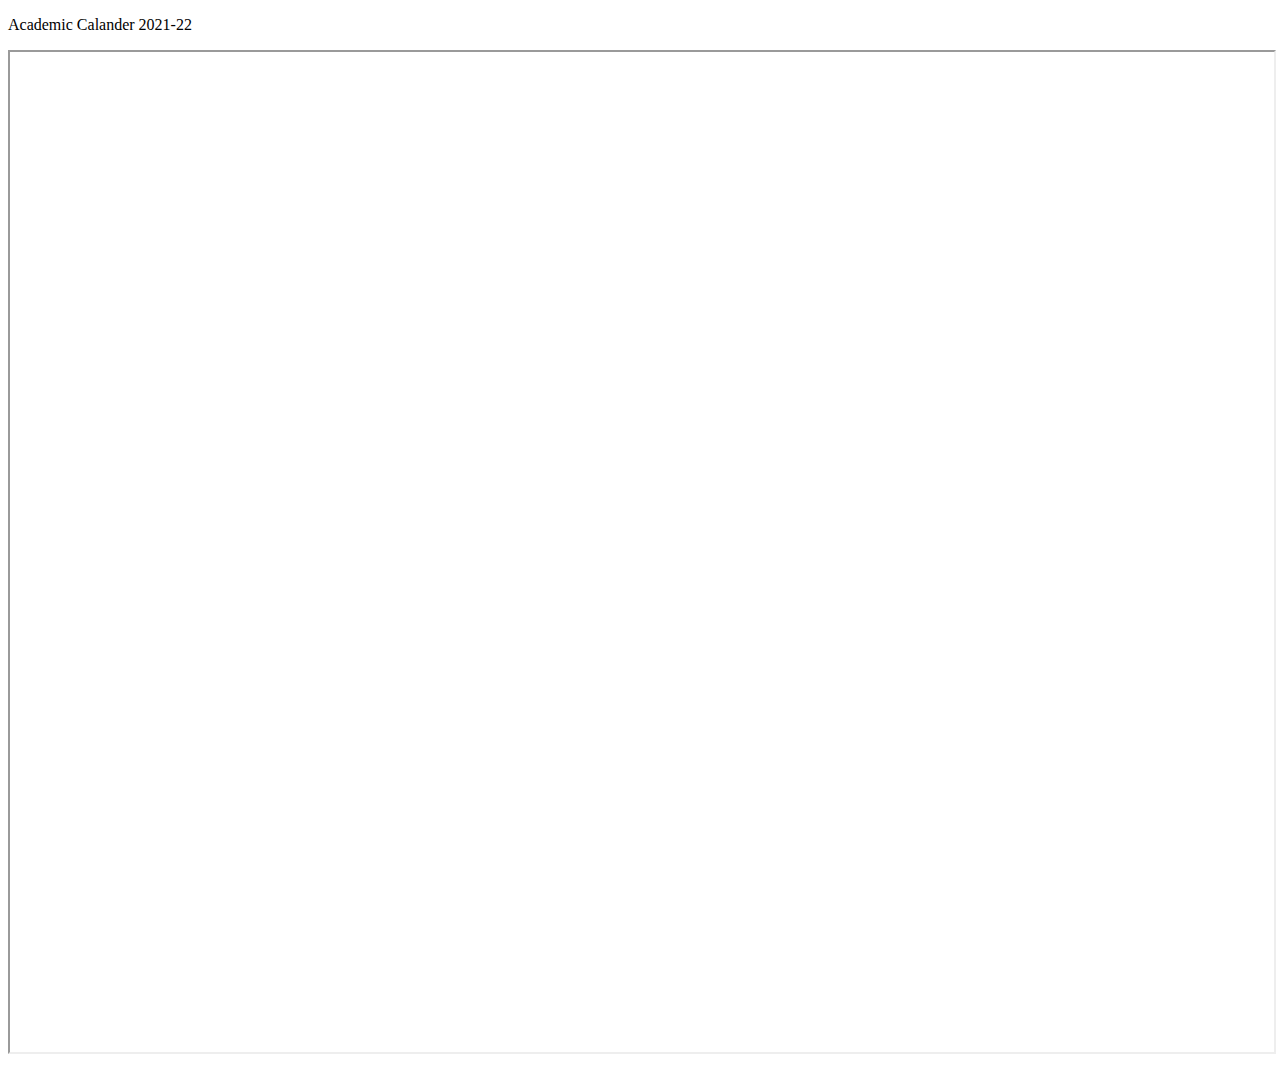
<file: ELECTRICAL-VNIT.github.io-main 2 copy/iframe.html>
<!DOCTYPE html>
<html lang="en">
<head>
    <meta charset="UTF-8">
    <meta http-equiv="X-UA-Compatible" content="IE=edge">
    <meta name="viewport" content="width=device-width, initial-scale=1.0">
    <title>Academic Calander 2021-22</title>
    <style>
        @import url('https://fonts.googleapis.com/css2?family=Roboto:ital,wght@0,100;0,300;0,400;0,500;1,300;1,400;1,500&display=swap');
        #ac{
            font-family: 'Baloo Chettan 2', cursive;
        }
    </style>
  <link rel="shortcut icon" href="favicon.ico" type="image/x-icon">
  <link rel="icon" href="favicon.ico" type="image/x-icon">
</head>
<body>
    <P id="ac">Academic Calander 2021-22</P>
    <iframe src="https://vnit.ac.in/wp-content/uploads/2019/11/New-Academic-Calendar-Summer-2022-for-online-classes-Higher-Semester-UG-PG-21092021-1.pdf" width="100%" height="1000px"></iframe>
</body>
</html>
</file>
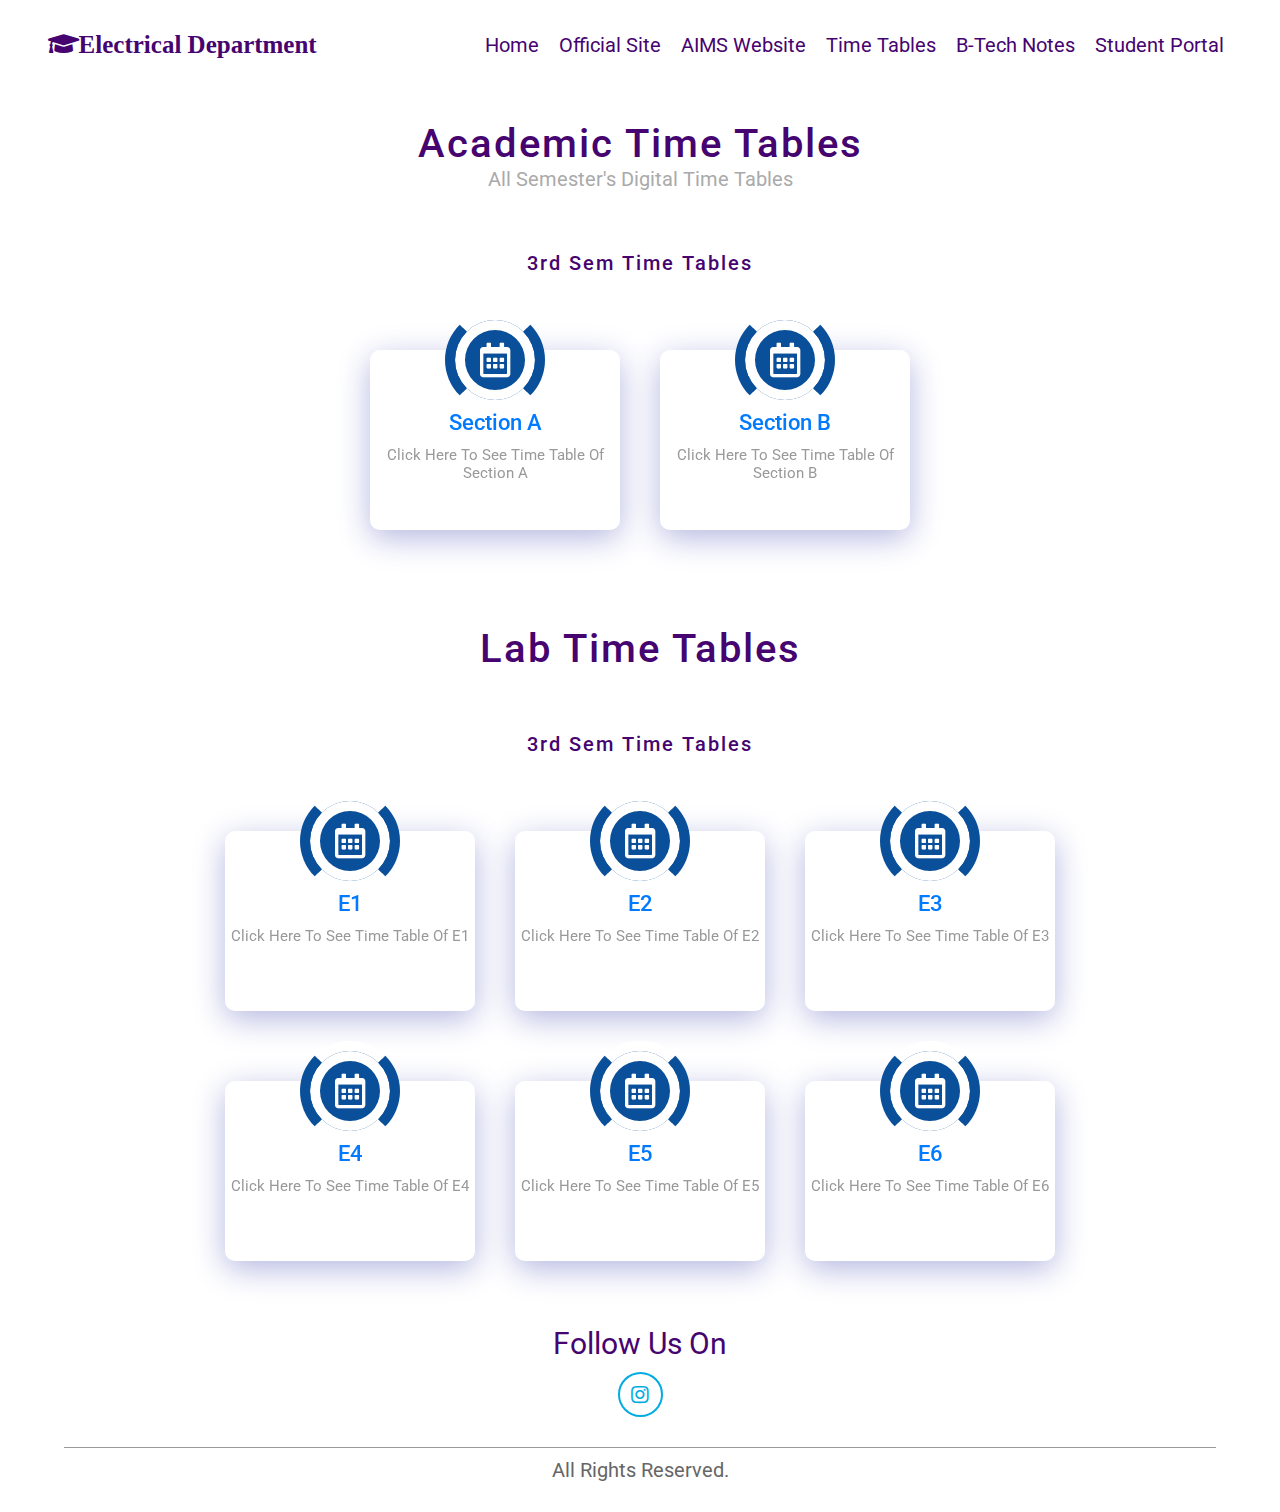
<file: ELECTRICAL-VNIT.github.io-main 2 copy/timetable.html>
<!DOCTYPE html>
<html lang="en">
    <head>
        <!-- Global site tag (gtag.js) - Google Analytics -->
    <script async src="https://www.googletagmanager.com/gtag/js?id=G-EDXTTGLVKZ"></script>
    <script>
      window.dataLayer = window.dataLayer || [];
      function gtag(){dataLayer.push(arguments);}
      gtag('js', new Date());
    
      gtag('config', 'G-EDXTTGLVKZ');
    </script>
        <meta charset="UTF-8">
        <meta name="viewport" content="width=device-width, initial-scale=1.0">
        <title>EEE VNIT STUDENT ACTIVITY HUB</title>
    
        <!-- font awesome cdn link  -->
        <link rel="stylesheet" href="https://cdnjs.cloudflare.com/ajax/libs/font-awesome/5.15.1/css/all.min.css">
    
        <!-- custom css file link  -->
        <link rel="stylesheet" href="timetable-styles/modal-style.css">
        <link rel="stylesheet" href="timetable-styles/table.css">
        <link rel="stylesheet" href="timetable-styles/mobile-timetable-style.css">
        <link rel="stylesheet" href="style.css">
    
        <link rel="shortcut icon" href="favicon.ico" type="image/x-icon">
        <link rel="icon" href="favicon.ico" type="image/x-icon">
    </head>
<body oncontextmenu="return false">
    <body oncontextmenu="return false">


        <!-- header section starts  -->
    
        <header>
    
            <a href="#" class="logo"><i class="fas fa-graduation-cap">Electrical Department</i></a>
    
    
            <nav class="navbar">
                <ul>
                    <li><a href="index.html#home" class="active">home</a></li>
                    <li><a href="http://vnit.ac.in/" target="blank">Official Site</a></li>
                    <li><a href="http://aims.vnit.ac.in/exam/faces/infrastructure/SLogin.jsf" target="blank">AIMS
                            Website</a></li>
                    <li><a href="index.html#TT">Time Tables</a></li>
                    <li><a href="index.html#Notes">B-Tech Notes</a></li>
                    <li><a href="https://studentportal.vnit.ac.in/home/" target="blank">Student
                            Portal</a></li>
    
    
                </ul>
            </nav>
    
            <div class="fas fa-bars"></div>
    
        </header>
    
        <!-- header section ends -->
        <!-- TT N Notes section starts  -->
        <section id="course" class="course">

        <h1 class="heading" id="TT" style="padding-top:120px;">Academic Time Tables</h1>
        <h3 class="title">All semester's Digital Time Tables</h3>

        <h5 style="font-size :2rem"  class="heading" >3rd Sem Time Tables</h5>
        <div class="box-container">
            <div class="box hide-view-mob">
                <i class="far fa-calendar-alt"></i>
                <h3><a id="sem4jsbtn" class="cta" href="#sem4btn">Section A</a></h3>
                <p>Click here to see Time Table of Section A </p>
            </div>
            <div id="sem4btn" class="modaloverlay">
                <div class="modal">
                    <a href="#close" class="close"><i class="fas fa-window-close"></i></a>
                    <div>
                        <div class='tab'>
                            <table cellpadding='0' cellspacing='0'>
                                <tr class='days'>
                                    <th class="time"></th>
                                    <th colspan="2">Monday</th>
                                    <th colspan="2">Tuesday</th>
                                    <th colspan="2">Wednesday</th>
                                    <th colspan="2">Thursday</th>
                                    <th colspan="2">Friday</th>
                                 
                                </tr>
                                <tr>
                                    <td class='time'>08:00</td>
                                    <td colspan="2" class='lectures teal 4DC'>Integeral tranformations and PDE</td>
                                    <td colspan="2"></td>
                                    <td colspan="2" class='lectures light-blue 4EPS-1wed'>Signals and System</td>
                                    <td colspan="2" class='lectures '></td>
                                    <td colspan="2" class='lectures '></td>
                                    


                                </tr>
                                <tr>
                                    <td class='time'>09:00</td>
                                    <td colspan="2"></td>
                                    <td colspan="2" class='lectures teal 4DC'>Integeral tranformations and PDE</td>
                                    <td colspan="2"></td>
                                    <td colspan="2" class='lectures green 4PSPthu'>Electronics Devices and Circuits</td>
                                    <td colspan="2" class='lectures green 4PSPfri'>Electronics Devices and Circuits</td>
                                    
                                </tr>
                                <tr>
                                    <td class='time'>10:00</td>
                                    <td colspan="2" class='lectures '></td>
                                    <td colspan="2" class='lectures light-blue 4EPS-1tue'>Signals and Sytem</td>
                                    <td colspan="2" class='lectures '></td>
                                    <td colspan="2" class='lectures off-white 4EM1'>Measurement and Instruments</td>
                                    <td colspan="2" class='lectures off-white 4EM1'>Measurement and Instruments</td>
                                  
                                </tr>
                                <tr>
                                    <td class='time'>11:00</td>
                                    <td colspan="2" class='lectures off-white 4EM1'>Measurement and Instruments</td>
                                    <td colspan="2" class='lectures yellow 4NMPT'>Elements of Electromagnetics
                                    </td>
                                    <td colspan="2" class='lectures yellow 4NMPT'>Elements of Electromagnetics
                                        Theory</a></td>
                                    <td colspan="2" class='lectures teal 4DC'>Integeral tranformations and PDE</td>
                                    <td colspan="2" class='lectures light-blue 4LEC'>Network Theory</td>
                                    
                                </tr>
                                <tr>
                                    <td class='time'>12:00</td>
                                    <td colspan="2" class='lectures green 4PSPmon'>Electronics Devices and Circuits</td>
                                    <td colspan="2" class='lectures light-blue 4LEC'>Network Theory</td>
                                    <td colspan="2" class='lectures light-blue 4LEC'>Network Theory</td>
                                    <td colspan="2" class='lectures light-blue 4EPS-1thu'>Signal And Sytems</td>
                                    <td colspan="2" class='lectures yellow 4NMPT'>Elements of Electromagnetics
                                    </td>
                                  
                                </tr>
                                
                                
                               
                                
                            </table>
                        </div>

                    </div>
                </div>
            </div>
            <div class="box hide-view-desktop">
                <i class="far fa-calendar-alt"></i>
                <h3><a id="sem4mobjs" class="cta" href="#sem4mob">Third Semester</a></h3>
                <p>Click here to see Time Table of 3rd Semester</p>
            </div>

            <div id="sem4mob" class="modaloverlay">
                <div class="modal">
                    <a href="#close" class="close"><i class="fas fa-window-close"></i></a>
                    <div>
                        <div class="box-tt">
                            <div class="container_days">
                                <button class="tablinks4" onclick="openCityFour(event, '')">
                                    
                                </button>
                                <button class="tablinks4" onclick="openCityFour(event, '')">
                                    
                                </button>
                                <button class="tablinks4" onclick="openCityFour(event, '')">
                                    
                                </button>
                                <button class="tablinks4" onclick="openCityFour(event, '')">
                                    
                                </button>
                                <button class="tablinks4" onclick="openCityFour(event, '')">
                                    
                                </button>
                        
                            </div>

                            <!-- Monday -->

                            <div id="monday4" class="tabcontent4">

                                <a href="" target="_blank" class="sem4DC"
                                    style="color: black; padding: 15px; text-decoration: none">
                                    <div class="classbox1">
                                        <p style="margin-left: 10px">8 - 9 AM</p>

                                        <h3 style="padding: 25px"><br/>Digital Circuit</h3>
                                    </div>
                                </a>

                                <a href="" target="_blank" class="sem4EPU" style="color: black; padding: 10px; text-decoration: none">
                                    <div class="classbox2">
                                        <p style="margin-left: 10px">10 - 11 AM</p>

                                        <h3 style="padding: 15px">
                                            <br/>Electrical Power Utilization
                                        </h3>
                                    </div>
                                </a>

                                <a href="" target="_blank" class="sem4DS" style="color: black; padding: 10px; text-decoration: none">
                                    <div class="classbox3">
                                        <p style="margin-left: 10px">10 - 11 AM</p>

                                        <h3 style="padding: 10px">
                                            <br />
                                            Data Stucture
                                        </h3>
                                    </div>
                                </a>

                                <a href="" target="_blank" class="sem4EM1"
                                    style="color: black; padding: 10px; text-decoration: none">
                                    <div class="classbox1">
                                        <p style="margin-left: 10px">11 - 12 AM</p>

                                        <h3 style="padding: 10px"><br />Electrical Machines-1</h3>
                                    </div>
                                </a>

                                <a href="" target="_blank" class="sem4PSP" style="color: black; padding: 10px; text-decoration: none">
                                    <div class="classbox2">
                                        <p style="margin-left: 10px">12 - 1 PM</p>

                                        <h3 style="padding: 10px">
                                            <br />Power Station Practice
                                        </h3>
                                    </div>
                                </a>
                                <a href="" target="_blank" class="sem4LECP" style="color: black; padding: 10px; text-decoration: none">
                                    <div class="classbox3">
                                        <p style="margin-left: 10px">2 - 3 PM</p>

                                        <h3 style="padding: 10px">
                                            <br/>LEC LAB BAtch 1, 2, 3
                                        </h3>
                                    </div>
                                </a>

                                
                            </div>

                            <!-- Tuesday -->

                            <div id="tuesday4" class="tabcontent4">
                                <a href="" target="_blank" class="sem4DC"
                                style="color: black; padding: 15px; text-decoration: none">
                                    <div class="classbox1">
                                        <p style="margin-left: 10px">9 - 10AM</p>

                                        <h3 style="padding: 10px"><br/>Integeral tranformations and PDE</h3>
                                    </div>
                                </a>

                                <a href="" target="_blank" class="sem4EPS" style="color: black; padding: 10px; text-decoration: none">
                                    <div class="classbox2">
                                        <p style="margin-left: 10px">10 - 11 AM</p>

                                        <h3 style="padding: 15px">
                                            <br />Electrical Power System
                                        </h3>
                                    </div>
                                </a>

                                <a href="" target="_blank" class="sem4NMPT"
                                    style="color: black; padding: 10px; text-decoration: none">
                                    <div class="classbox3">
                                        <p style="margin-left: 10px">11 - 12 AM</p>

                                        <h3 style="padding: 15px">
                                            <br />
                                            N M P T
                                        </h3>
                                    </div>
                                </a>

                                <a href=# target="_blank" class="sem4LEC" style="color: black; padding: 10px; text-decoration: none">
                                    <div class="classbox1">
                                        <p style="margin-left: 10px">12 - 1 PM</p>

                                        <h3 style="padding: 15px">
                                            <br />Linear Electronics Circuit
                                        </h3>
                                    </div>
                                </a>
                                
                                 <a href=# target="_blank" class="sem4PTS" style="color: black; padding: 10px; text-decoration: none">
                                    <div class="classbox2">
                                        <p style="margin-left: 10px">2 - 4 PM</p>

                                        <h3 style="padding: 15px">
                                            <br />Programming Technique & Simulation
                                        </h3>
                                    </div>
                                </a>
                            </div>

                            <!-- wednesday -->

                            <div id="wednesday4" class="tabcontent4" class="margin">
                                <a href=# target="_blank" class="sem4EPS" style="color: black; padding: 10px; text-decoration: none">
                                    <div class="classbox1">
                                        <p style="margin-left: 10px">8 - 9 AM</p>

                                        <h3 style="padding: 15px">
                                            <br />Electrical Power System
                                        </h3>
                                    </div>
                                </a>

                                <a href=# target="_blank" class="sem4EPU" style="color: black; padding: 10px; text-decoration: none">
                                    <div class="classbox2">
                                        <p style="margin-left: 10px">10 - 11 AM</p>

                                        <h3 style="padding: 15px">
                                            <br />Electical Power Utilization
                                        </h3>
                                    </div>
                                </a>

                                <a href=# target="_blank" class="sem4DS" style="color: black; padding: 10px; text-decoration: none">
                                    <div class="classbox3">
                                        <p style="margin-left: 10px">10 - 11 AM</p>

                                        <h3 style="padding: 15px">
                                            <br />
                                            Data Stucture
                                        </h3>
                                    </div>
                                </a>

                                <a href="" target="_blank" class="sem4NMPT"
                                    style="color: black; padding: 10px; text-decoration: none">
                                    <div class="classbox1">
                                        <p style="margin-left: 10px">11 - 12 AM</p>

                                        <h3 style="padding: 15px"><br />N M P T</h3>
                                    </div>
                                </a>

                                <a href="" target="_blank" class="sem4LEC" style="color: black; padding: 10px; text-decoration: none">
                                    <div class="classbox2">
                                        <p style="margin-left: 10px">12 - 1 PM</p>

                                        <h3 style="padding: 15px">
                                            <br />Linear Electronics Circuit
                                        </h3>
                                    </div>
                                </a>
                            </div>

                            <!-- Thursday -->

                            <div id="thursday4" class="tabcontent4" class="margin">
                                <a href="" target="_blank" class="sem4EPU" style="color: black; padding: 15px; text-decoration: none">
                                    <div class="classbox1">
                                        <p style="margin-left: 10px">8 - 9 AM</p>

                                        <h3 style="padding: 15px">
                                            <br />Electical Power Utilization
                                        </h3>
                                    </div>
                                </a>

                                <a href="" target="_blank" class="sem4PSP" style="color: black; padding: 10px; text-decoration: none">
                                    <div class="classbox2">
                                        <p style="margin-left: 10px">9 - 10 AM</p>

                                        <h3 style="padding: 15px">
                                            <br />Power Station Practice
                                        </h3>
                                    </div>
                                </a>

                                <a href="" target="_blank" class="sem4EM1"
                                    style="color: black; padding: 10px; text-decoration: none">
                                    <div class="classbox3">
                                        <p style="margin-left: 10px">10 - 11 AM</p>

                                        <h3 style="padding: 15px"><br />Electrical Machines 1</h3>
                                    </div>
                                </a>

                                <a href="" target="_blank" class="sem4DC"
                                    style="color: black; padding: 10px; text-decoration: none">
                                    <div class="classbox1">
                                        <p style="margin-left: 10px">11 - 12 AM</p>

                                        <h3 style="padding: 15px"><br />Digital Circuit</h3>
                                    </div>
                                </a>

                                <a href="" target="_blank" class="sem4EPS" style="color: black; padding: 10px; text-decoration: none">
                                    <div class="classbox2">
                                        <p style="margin-left: 10px">12 - 1 PM</p>

                                        <h3 style="padding: 15px">
                                            <br />Electrical Power System
                                        </h3>
                                    </div>
                                </a>
                            </div>

                            <!-- Friday -->

                            <div id="friday4" class="tabcontent4" class="margin">
                                <a href="" target="_blank" class="sem4PSP" style="color: black; padding: 10px; text-decoration: none">
                                    <div class="classbox3">
                                        <p style="margin-left: 10px">8.30 - 10 AM</p>

                                        <h3 style="padding: 15px">
                                            <br/>Power Station Practice
                                        </h3>
                                    </div>
                                </a>

                                <a href="" target="_blank" class="sem4EM1"
                                    style="color: black; padding: 10px; text-decoration: none">
                                    <div class="classbox2">
                                        <p style="margin-left: 10px">10 - 11 AM</p>

                                        <h3 style="padding: 15px"><br />Electrical Machines 1</h3>
                                    </div>
                                </a>

                                <a href="" target="_blank" class="sem4LEC" style="color: black; padding: 10px; text-decoration: none">
                                    <div class="classbox1">
                                        <p style="margin-left: 10px">11 - 12 AM</p>

                                        <h3 style="padding: 15px">
                                            <br />Linear Electronics Circuit
                                        </h3>
                                    </div>
                                </a>
                                <a href="" target="_blank" class="sem4NMPT"
                                    style="color: black; padding: 10px; text-decoration: none">
                                    <div class="classbox3">
                                        <p style="margin-left: 10px">12 - 1 PM</p>

                                        <h3 style="padding: 15px"><br />N M P T</h3>
                                    </div>
                                </a>
                            </div>

                            <!-- Saturday -->

                            <div id="saturday4" class="tabcontent4" class="margin">
                                <a href="" target="_blank" class="sem4NMPT"
                                    style="color: black; padding: 10px; text-decoration: none">
                                    <div class="classbox3">
                                        <p style="margin-left: 10px">9 - 10 AM</p>

                                        <h3 style="padding: 10px"><br />N M P T</h3>
                                    </div>
                                </a>
                                <a href="" target="_blank" class="sem4LEC" style="color: black; padding: 10px; text-decoration: none">
                                    <div class="classbox2">
                                        <p style="margin-left: 10px">10 - 11 AM</p>

                                        <h3 style="padding: 10px">
                                            <br />Linear Electronics Circuit
                                        </h3>
                                    </div>
                                </a>
                               
                                <a href="" target="_blank" class="sem4EM1"
                                    style="color: black; padding: 10px; text-decoration: none">
                                    <div class="classbox1">
                                        <p style="margin-left: 10px">12 - 1 PM</p>

                                        <h3 style="padding: 10px"><br />Electrical Machines 1</h3>
                                    </div>
                                </a>
                                <a href="" target="_blank" class="sem4EPU" style="color: black; padding: 10px; text-decoration: none">
                                    <div class="classbox3">
                                        <p style="margin-left: 10px">2 - 3 PM</p>

                                        <h3 style="padding: 10px">
                                            <br />Electrical Power Utilization
                                        </h3>
                                    </div>
                                </a>
                                <a href="" target="_blank" class="sem4DC"
                                    style="color: black; padding: 10px; text-decoration: none">
                                    <div class="classbox2">
                                        <p style="margin-left: 10px">3 - 4 PM</p>

                                        <h3 style="padding: 10px"><br />Digital Circuit</h3>
                                    </div>
                                </a>
                               
                            </div>

                        </div>
                    </div>
                </div>
            </div>
            <div class="box hide-view-mob">
                <i class="far fa-calendar-alt"></i>
                <h3><a id="sem4jsbtn" class="cta" href="#sem4btn">Section B</a></h3>
                <p>Click here to see Time Table of Section B </p>
            </div>
            <div id="sem4btn" class="modaloverlay">
                <div class="modal">
                    <a href="#close" class="close"><i class="fas fa-window-close"></i></a>
                    <div>
                        <div class='tab'>
                            <table cellpadding='0' cellspacing='0'>
                                <tr class='days'>
                                    <th class="time"></th>
                                    <th colspan="2">Monday</th>
                                    <th colspan="2">Tuesday</th>
                                    <th colspan="2">Wednesday</th>
                                    <th colspan="2">Thursday</th>
                                    <th colspan="2">Friday</th>
                
                                </tr>
                                <tr>
                                    <td class='time'>08:00</td>
                                    <td colspan="2" class='lectures teal 4DC'>Integeral tranformations and PDE</td>
                                    <td colspan="2"></td>
                                    <td colspan="2" class='lectures light-blue 4EPS-1wed'>Measurement and Instruments</td>
                                    <td colspan="2" class='lectures pink 4EPU'></td>
                                    <td colspan="2" class='lectures green 4PSPfri'></td>
                                   


                                </tr>
                                <tr>
                                    <td class='time'>09:00</td>
                                    <td colspan="2"></td>
                                    <td colspan="2" class='lectures teal 4DC'>Integeral tranformations and PDE</td>
                                    <td colspan="2"></td>
                                    <td colspan="2" class='lectures green 4PSPthu'>Electronics Devices and Circuits</td>
                                    <td colspan="2" class='lectures green 4PSPfri'>Electronics Devices and Circuits</td>
                                    <td colspan="2" class='lectures yellow 4NMPT'>
                                    </td>
                                </tr>
                                <tr>
                                    <td class='time'>10:00</td>
                                    <td colspan="2" class='lectures pink 4EPU'></td>
                                    <td colspan="2" class='lectures light-blue 4EPS-1tue'>Measurement and Instruments</td>
                                    <td colspan="2" class='lectures pink 4EPU'></td>
                                    <td colspan="2" class='lectures off-white 4EM1'>Network Theory</td>
                                    <td colspan="2" class='lectures off-white 4EM1'>Network Theory</td>
                                   
                                </tr>
                                <tr>
                                    <td class='time'>11:00</td>
                                    <td colspan="2" class='lectures off-white 4EM1'>Measurement and Instruments</td>
                                    <td colspan="2" class='lectures yellow 4NMPT'>Elements of Electromagnetics
                                    </td>
                                    <td colspan="2" class='lectures yellow 4NMPT'>Elements of Electromagnetics
                                        Theory</a></td>
                                    <td colspan="2" class='lectures teal 4DC'>Integeral tranformations and PDE</td>
                                    <td colspan="2" class='lectures light-blue 4LEC'>Signal And Sytems</td>
                                    <td colspan="2"></td>
                                </tr>
                                <tr>
                                    <td class='time'>12:00</td>
                                    <td colspan="2" class='lectures green 4PSPmon'>Electronics Devices and Circuits</td>
                                    <td colspan="2" class='lectures light-blue 4LEC'>Signal And Sytems</td>
                                    <td colspan="2" class='lectures light-blue 4LEC'>Signal And Sytems</td>
                                    <td colspan="2" class='lectures light-blue 4EPS-1thu'>Measurement and Instruments</td>
                                    <td colspan="2" class='lectures yellow 4NMPT'>Elements of Electromagnetics
                                    </td>
                
                                </tr>
                            </table>
                        </div>

                    </div>
                </div>
            </div>
            <div class="box hide-view-desktop">
                <i class="far fa-calendar-alt"></i>
                <h3><a id="sem4mobjs" class="cta" href="#sem4mob">Third Semester</a></h3>
                <p>Click here to see Time Table of 3rd Semester</p>
            </div>

            <div id="sem4mob" class="modaloverlay">
                <div class="modal">
                    <a href="#close" class="close"><i class="fas fa-window-close"></i></a>
                    <div>
                        <div class="box-tt">
                            <div class="container_days">
                                <button class="tablinks4" onclick="openCityFour(event, 'monday4')">
                                    
                                </button>
                                <button class="tablinks4" onclick="openCityFour(event, 'tuesday4')">
                                    
                                </button>
                                <button class="tablinks4" onclick="openCityFour(event, 'wednesday4')">
                                    
                                </button>
                                <button class="tablinks4" onclick="openCityFour(event, 'thursday4')">
                                    
                                </button>
                                <button class="tablinks4" onclick="openCityFour(event, 'friday4')">
                                    
                                </button>
                                <button class="tablinks4" onclick="openCityFour(event, 'saturday4')">
                                    
                                </button>
                            </div>

                            <!-- Monday -->

                            <div id="monday4" class="tabcontent4">

                                <a href="" target="_blank" class="sem4DC"
                                    style="color: black; padding: 15px; text-decoration: none">
                                    <div class="classbox1">
                                        <p style="margin-left: 10px">8 - 9 AM</p>

                                        <h3 style="padding: 25px"><br/></h3>
                                    </div>
                                </a>

                                <a href="" target="_blank" class="sem4EPU" style="color: black; padding: 10px; text-decoration: none">
                                    <div class="classbox2">
                                        <p style="margin-left: 10px">10 - 11 AM</p>

                                        <h3 style="padding: 15px">
                                            <br/>Electrical Power Utilization
                                        </h3>
                                    </div>
                                </a>

                                <a href="" target="_blank" class="sem4DS" style="color: black; padding: 10px; text-decoration: none">
                                    <div class="classbox3">
                                        <p style="margin-left: 10px">10 - 11 AM</p>

                                        <h3 style="padding: 10px">
                                            <br />
                                            Data Stucture
                                        </h3>
                                    </div>
                                </a>

                                <a href="" target="_blank" class="sem4EM1"
                                    style="color: black; padding: 10px; text-decoration: none">
                                    <div class="classbox1">
                                        <p style="margin-left: 10px">11 - 12 AM</p>

                                        <h3 style="padding: 10px"><br />Electrical Machines-1</h3>
                                    </div>
                                </a>

                                <a href="" target="_blank" class="sem4PSP" style="color: black; padding: 10px; text-decoration: none">
                                    <div class="classbox2">
                                        <p style="margin-left: 10px">12 - 1 PM</p>

                                        <h3 style="padding: 10px">
                                            <br />Power Station Practice
                                        </h3>
                                    </div>
                                </a>
                                <a href="" target="_blank" class="sem4LECP" style="color: black; padding: 10px; text-decoration: none">
                                    <div class="classbox3">
                                        <p style="margin-left: 10px">2 - 3 PM</p>

                                        <h3 style="padding: 10px">
                                            <br/>LEC LAB BAtch 1, 2, 3
                                        </h3>
                                    </div>
                                </a>

                                
                            </div>

                            <!-- Tuesday -->

                            <div id="tuesday4" class="tabcontent4">
                                <a href="" target="_blank" class="sem4DC"
                                style="color: black; padding: 15px; text-decoration: none">
                                    <div class="classbox1">
                                        <p style="margin-left: 10px">9 - 10AM</p>

                                        <h3 style="padding: 10px"><br/>Digital Circuit</h3>
                                    </div>
                                </a>

                                <a href="" target="_blank" class="sem4EPS" style="color: black; padding: 10px; text-decoration: none">
                                    <div class="classbox2">
                                        <p style="margin-left: 10px">10 - 11 AM</p>

                                        <h3 style="padding: 15px">
                                            <br />Electrical Power System
                                        </h3>
                                    </div>
                                </a>

                                <a href="" target="_blank" class="sem4NMPT"
                                    style="color: black; padding: 10px; text-decoration: none">
                                    <div class="classbox3">
                                        <p style="margin-left: 10px">11 - 12 AM</p>

                                        <h3 style="padding: 15px">
                                            <br />
                                            N M P T
                                        </h3>
                                    </div>
                                </a>

                                <a href=# target="_blank" class="sem4LEC" style="color: black; padding: 10px; text-decoration: none">
                                    <div class="classbox1">
                                        <p style="margin-left: 10px">12 - 1 PM</p>

                                        <h3 style="padding: 15px">
                                            <br />Linear Electronics Circuit
                                        </h3>
                                    </div>
                                </a>
                                
                                 <a href=# target="_blank" class="sem4PTS" style="color: black; padding: 10px; text-decoration: none">
                                    <div class="classbox2">
                                        <p style="margin-left: 10px">2 - 4 PM</p>

                                        <h3 style="padding: 15px">
                                            <br />Programming Technique & Simulation
                                        </h3>
                                    </div>
                                </a>
                            </div>

                            <!-- wednesday -->

                            <div id="wednesday4" class="tabcontent4" class="margin">
                                <a href=# target="_blank" class="sem4EPS" style="color: black; padding: 10px; text-decoration: none">
                                    <div class="classbox1">
                                        <p style="margin-left: 10px">8 - 9 AM</p>

                                        <h3 style="padding: 15px">
                                            <br />Electrical Power System
                                        </h3>
                                    </div>
                                </a>

                                <a href=# target="_blank" class="sem4EPU" style="color: black; padding: 10px; text-decoration: none">
                                    <div class="classbox2">
                                        <p style="margin-left: 10px">10 - 11 AM</p>

                                        <h3 style="padding: 15px">
                                            <br />Electical Power Utilization
                                        </h3>
                                    </div>
                                </a>

                                <a href=# target="_blank" class="sem4DS" style="color: black; padding: 10px; text-decoration: none">
                                    <div class="classbox3">
                                        <p style="margin-left: 10px">10 - 11 AM</p>

                                        <h3 style="padding: 15px">
                                            <br />
                                            Data Stucture
                                        </h3>
                                    </div>
                                </a>

                                <a href="" target="_blank" class="sem4NMPT"
                                    style="color: black; padding: 10px; text-decoration: none">
                                    <div class="classbox1">
                                        <p style="margin-left: 10px">11 - 12 AM</p>

                                        <h3 style="padding: 15px"><br />N M P T</h3>
                                    </div>
                                </a>

                                <a href="" target="_blank" class="sem4LEC" style="color: black; padding: 10px; text-decoration: none">
                                    <div class="classbox2">
                                        <p style="margin-left: 10px">12 - 1 PM</p>

                                        <h3 style="padding: 15px">
                                            <br />Linear Electronics Circuit
                                        </h3>
                                    </div>
                                </a>
                            </div>

                            <!-- Thursday -->

                            <div id="thursday4" class="tabcontent4" class="margin">
                                <a href="" target="_blank" class="sem4EPU" style="color: black; padding: 15px; text-decoration: none">
                                    <div class="classbox1">
                                        <p style="margin-left: 10px">8 - 9 AM</p>

                                        <h3 style="padding: 15px">
                                            <br />Electical Power Utilization
                                        </h3>
                                    </div>
                                </a>

                                <a href="" target="_blank" class="sem4PSP" style="color: black; padding: 10px; text-decoration: none">
                                    <div class="classbox2">
                                        <p style="margin-left: 10px">9 - 10 AM</p>

                                        <h3 style="padding: 15px">
                                            <br />Power Station Practice
                                        </h3>
                                    </div>
                                </a>

                                <a href="" target="_blank" class="sem4EM1"
                                    style="color: black; padding: 10px; text-decoration: none">
                                    <div class="classbox3">
                                        <p style="margin-left: 10px">10 - 11 AM</p>

                                        <h3 style="padding: 15px"><br />Electrical Machines 1</h3>
                                    </div>
                                </a>

                                <a href="" target="_blank" class="sem4DC"
                                    style="color: black; padding: 10px; text-decoration: none">
                                    <div class="classbox1">
                                        <p style="margin-left: 10px">11 - 12 AM</p>

                                        <h3 style="padding: 15px"><br />Digital Circuit</h3>
                                    </div>
                                </a>

                                <a href="" target="_blank" class="sem4EPS" style="color: black; padding: 10px; text-decoration: none">
                                    <div class="classbox2">
                                        <p style="margin-left: 10px">12 - 1 PM</p>

                                        <h3 style="padding: 15px">
                                            <br />Electrical Power System
                                        </h3>
                                    </div>
                                </a>
                            </div>

                            <!-- Friday -->

                            <div id="friday4" class="tabcontent4" class="margin">
                                <a href="" target="_blank" class="sem4PSP" style="color: black; padding: 10px; text-decoration: none">
                                    <div class="classbox3">
                                        <p style="margin-left: 10px">8.30 - 10 AM</p>

                                        <h3 style="padding: 15px">
                                            <br/>Power Station Practice
                                        </h3>
                                    </div>
                                </a>

                                <a href="" target="_blank" class="sem4EM1"
                                    style="color: black; padding: 10px; text-decoration: none">
                                    <div class="classbox2">
                                        <p style="margin-left: 10px">10 - 11 AM</p>

                                        <h3 style="padding: 15px"><br />Electrical Machines 1</h3>
                                    </div>
                                </a>

                                <a href="" target="_blank" class="sem4LEC" style="color: black; padding: 10px; text-decoration: none">
                                    <div class="classbox1">
                                        <p style="margin-left: 10px">11 - 12 AM</p>

                                        <h3 style="padding: 15px">
                                            <br />Linear Electronics Circuit
                                        </h3>
                                    </div>
                                </a>
                                <a href="" target="_blank" class="sem4NMPT"
                                    style="color: black; padding: 10px; text-decoration: none">
                                    <div class="classbox3">
                                        <p style="margin-left: 10px">12 - 1 PM</p>

                                        <h3 style="padding: 15px"><br />N M P T</h3>
                                    </div>
                                </a>
                            </div>

                            <!-- Saturday -->

                            <div id="saturday4" class="tabcontent4" class="margin">
                                <a href="" target="_blank" class="sem4NMPT"
                                    style="color: black; padding: 10px; text-decoration: none">
                                    <div class="classbox3">
                                        <p style="margin-left: 10px">9 - 10 AM</p>

                                        <h3 style="padding: 10px"><br />N M P T</h3>
                                    </div>
                                </a>
                                <a href="" target="_blank" class="sem4LEC" style="color: black; padding: 10px; text-decoration: none">
                                    <div class="classbox2">
                                        <p style="margin-left: 10px">10 - 11 AM</p>

                                        <h3 style="padding: 10px">
                                            <br />Linear Electronics Circuit
                                        </h3>
                                    </div>
                                </a>
                               
                                <a href="" target="_blank" class="sem4EM1"
                                    style="color: black; padding: 10px; text-decoration: none">
                                    <div class="classbox1">
                                        <p style="margin-left: 10px">12 - 1 PM</p>

                                        <h3 style="padding: 10px"><br />Electrical Machines 1</h3>
                                    </div>
                                </a>
                                <a href="" target="_blank" class="sem4EPU" style="color: black; padding: 10px; text-decoration: none">
                                    <div class="classbox3">
                                        <p style="margin-left: 10px">2 - 3 PM</p>

                                        <h3 style="padding: 10px">
                                            <br />Electrical Power Utilization
                                        </h3>
                                    </div>
                                </a>
                                <a href="" target="_blank" class="sem4DC"
                                    style="color: black; padding: 10px; text-decoration: none">
                                    <div class="classbox2">
                                        <p style="margin-left: 10px">3 - 4 PM</p>

                                        <h3 style="padding: 10px"><br />Digital Circuit</h3>
                                    </div>
                                </a>
                               
                            </div>

                        </div>
                    </div>
                </div>
            </div>
        </div>
        <h1 class="heading" id="TT">Lab  Time Tables</h1>
        <h5 style="font-size :2rem"  class="heading" >3rd Sem Time Tables</h5>
        <div class="box-container">
            <div class="box hide-view-mob">
                <i class="far fa-calendar-alt"></i>
                <h3><a id="sem4jsbtn" class="cta" href="#sem4btn">E1</a></h3>
                <p>Click here to see Time Table of E1 </p>
            </div>
            <div id="sem4btn" class="modaloverlay">
                <div class="modal">
                    <a href="#close" class="close"><i class="fas fa-window-close"></i></a>
                    <div>
                        <div class='tab'>
                            <table cellpadding='0' cellspacing='0'>
                                <tr class='days'>
                                    <th class="time"></th>
                                    <th colspan="2">Monday</th>
                                    <th colspan="2">Tuesday</th>
                                    <th colspan="2">Wednesday</th>
                                    <th colspan="2">Thursday</th>
                                    <th colspan="2">Friday</th>
                                    
                                </tr>
                                
                                <tr>
                                    <td class='time'>2:00</td>
                                    <td colspan="2" class='lectures light-blue 4LECLAB'></td>
                                    <td colspan="2" class='lectures yellow 4PTSLAB'></td>
                                    <td colspan="2">Instrumentation Lab</td>
                                    <td colspan="2">NT Lab</td>
                                    <td colspan="2">SS Tutorials</td>
                                    
                                </tr>
                               
                                <tr>
                                    <td class='time'>4:00</td>
                                    <td colspan="2">IT&DE Tutorials</td>
                                    <td colspan="2"></td>
                                    <td colspan="2"></td>
                                    <td colspan="2">EDC Lab</td>
                                    <td colspan="2">NT Tutorials</td>
                                    
                                </tr>
                                
                            </table>
                        </div>

                    </div>
                </div>
            </div>
            <div class="box hide-view-desktop">
                <i class="far fa-calendar-alt"></i>
                <h3><a id="sem4mobjs" class="cta" href="#sem4mob">Fifth Semester</a></h3>
                <p>Click here to see Time Table of 5th Semester</p>
            </div>

            <div id="sem4mob" class="modaloverlay">
                <div class="modal">
                    <a href="#close" class="close"><i class="fas fa-window-close"></i></a>
                    <div>
                        <div class="box-tt">
                            <div class="container_days">
                                <button class="tablinks4" onclick="openCityFour(event, '')">
                                    
                                </button>
                                <button class="tablinks4" onclick="openCityFour(event, '')">
                                    
                                </button>
                                <button class="tablinks4" onclick="openCityFour(event, '')">
                                    
                                </button>
                                <button class="tablinks4" onclick="openCityFour(event, '')">
                                
                                </button>
                                <button class="tablinks4" onclick="openCityFour(event, '')">
                                    
                                </button>
                                <button class="tablinks4" onclick="openCityFour(event, 'saturday4')">
                                    
                                </button>
                            </div>

                            <!-- Monday -->

                            <div id="monday4" class="tabcontent4">

                                <a href="" target="_blank" class="sem4DC"
                                    style="color: black; padding: 15px; text-decoration: none">
                                    <div class="classbox1">
                                        <p style="margin-left: 10px">8 - 9 AM</p>

                                        <h3 style="padding: 25px"><br/>Digital Circuit</h3>
                                    </div>
                                </a>

                                <a href="" target="_blank" class="sem4EPU" style="color: black; padding: 10px; text-decoration: none">
                                    <div class="classbox2">
                                        <p style="margin-left: 10px">10 - 11 AM</p>

                                        <h3 style="padding: 15px">
                                            <br/>Electrical Power Utilization
                                        </h3>
                                    </div>
                                </a>

                                <a href="" target="_blank" class="sem4DS" style="color: black; padding: 10px; text-decoration: none">
                                    <div class="classbox3">
                                        <p style="margin-left: 10px">10 - 11 AM</p>

                                        <h3 style="padding: 10px">
                                            <br />
                                            Data Stucture
                                        </h3>
                                    </div>
                                </a>

                                <a href="" target="_blank" class="sem4EM1"
                                    style="color: black; padding: 10px; text-decoration: none">
                                    <div class="classbox1">
                                        <p style="margin-left: 10px">11 - 12 AM</p>

                                        <h3 style="padding: 10px"><br />Electrical Machines-1</h3>
                                    </div>
                                </a>

                                <a href="" target="_blank" class="sem4PSP" style="color: black; padding: 10px; text-decoration: none">
                                    <div class="classbox2">
                                        <p style="margin-left: 10px">12 - 1 PM</p>

                                        <h3 style="padding: 10px">
                                            <br />Power Station Practice
                                        </h3>
                                    </div>
                                </a>
                                <a href="" target="_blank" class="sem4LECP" style="color: black; padding: 10px; text-decoration: none">
                                    <div class="classbox3">
                                        <p style="margin-left: 10px">2 - 3 PM</p>

                                        <h3 style="padding: 10px">
                                            <br/>LEC LAB BAtch 1, 2, 3
                                        </h3>
                                    </div>
                                </a>

                                
                            </div>

                            <!-- Tuesday -->

                            <div id="tuesday4" class="tabcontent4">
                                <a href="" target="_blank" class="sem4DC"
                                style="color: black; padding: 15px; text-decoration: none">
                                    <div class="classbox1">
                                        <p style="margin-left: 10px">9 - 10AM</p>

                                        <h3 style="padding: 10px"><br/>Digital Circuit</h3>
                                    </div>
                                </a>

                                <a href="" target="_blank" class="sem4EPS" style="color: black; padding: 10px; text-decoration: none">
                                    <div class="classbox2">
                                        <p style="margin-left: 10px">10 - 11 AM</p>

                                        <h3 style="padding: 15px">
                                            <br />Electrical Power System
                                        </h3>
                                    </div>
                                </a>

                                <a href="" target="_blank" class="sem4NMPT"
                                    style="color: black; padding: 10px; text-decoration: none">
                                    <div class="classbox3">
                                        <p style="margin-left: 10px">11 - 12 AM</p>

                                        <h3 style="padding: 15px">
                                            <br />
                                            N M P T
                                        </h3>
                                    </div>
                                </a>

                                <a href=# target="_blank" class="sem4LEC" style="color: black; padding: 10px; text-decoration: none">
                                    <div class="classbox1">
                                        <p style="margin-left: 10px">12 - 1 PM</p>

                                        <h3 style="padding: 15px">
                                            <br />Linear Electronics Circuit
                                        </h3>
                                    </div>
                                </a>
                                
                                 <a href=# target="_blank" class="sem4PTS" style="color: black; padding: 10px; text-decoration: none">
                                    <div class="classbox2">
                                        <p style="margin-left: 10px">2 - 4 PM</p>

                                        <h3 style="padding: 15px">
                                            <br />Programming Technique & Simulation
                                        </h3>
                                    </div>
                                </a>
                            </div>

                            <!-- wednesday -->

                            <div id="wednesday4" class="tabcontent4" class="margin">
                                <a href=# target="_blank" class="sem4EPS" style="color: black; padding: 10px; text-decoration: none">
                                    <div class="classbox1">
                                        <p style="margin-left: 10px">8 - 9 AM</p>

                                        <h3 style="padding: 15px">
                                            <br />Electrical Power System
                                        </h3>
                                    </div>
                                </a>

                                <a href=# target="_blank" class="sem4EPU" style="color: black; padding: 10px; text-decoration: none">
                                    <div class="classbox2">
                                        <p style="margin-left: 10px">10 - 11 AM</p>

                                        <h3 style="padding: 15px">
                                            <br />Electical Power Utilization
                                        </h3>
                                    </div>
                                </a>

                                <a href=# target="_blank" class="sem4DS" style="color: black; padding: 10px; text-decoration: none">
                                    <div class="classbox3">
                                        <p style="margin-left: 10px">10 - 11 AM</p>

                                        <h3 style="padding: 15px">
                                            <br />
                                            Data Stucture
                                        </h3>
                                    </div>
                                </a>

                                <a href="" target="_blank" class="sem4NMPT"
                                    style="color: black; padding: 10px; text-decoration: none">
                                    <div class="classbox1">
                                        <p style="margin-left: 10px">11 - 12 AM</p>

                                        <h3 style="padding: 15px"><br />N M P T</h3>
                                    </div>
                                </a>

                                <a href="" target="_blank" class="sem4LEC" style="color: black; padding: 10px; text-decoration: none">
                                    <div class="classbox2">
                                        <p style="margin-left: 10px">12 - 1 PM</p>

                                        <h3 style="padding: 15px">
                                            <br />Linear Electronics Circuit
                                        </h3>
                                    </div>
                                </a>
                            </div>

                            <!-- Thursday -->

                            <div id="thursday4" class="tabcontent4" class="margin">
                                <a href="" target="_blank" class="sem4EPU" style="color: black; padding: 15px; text-decoration: none">
                                    <div class="classbox1">
                                        <p style="margin-left: 10px">8 - 9 AM</p>

                                        <h3 style="padding: 15px">
                                            <br />Electical Power Utilization
                                        </h3>
                                    </div>
                                </a>

                                <a href="" target="_blank" class="sem4PSP" style="color: black; padding: 10px; text-decoration: none">
                                    <div class="classbox2">
                                        <p style="margin-left: 10px">9 - 10 AM</p>

                                        <h3 style="padding: 15px">
                                            <br />Power Station Practice
                                        </h3>
                                    </div>
                                </a>

                                <a href="" target="_blank" class="sem4EM1"
                                    style="color: black; padding: 10px; text-decoration: none">
                                    <div class="classbox3">
                                        <p style="margin-left: 10px">10 - 11 AM</p>

                                        <h3 style="padding: 15px"><br />Electrical Machines 1</h3>
                                    </div>
                                </a>

                                <a href="" target="_blank" class="sem4DC"
                                    style="color: black; padding: 10px; text-decoration: none">
                                    <div class="classbox1">
                                        <p style="margin-left: 10px">11 - 12 AM</p>

                                        <h3 style="padding: 15px"><br />Digital Circuit</h3>
                                    </div>
                                </a>

                                <a href="" target="_blank" class="sem4EPS" style="color: black; padding: 10px; text-decoration: none">
                                    <div class="classbox2">
                                        <p style="margin-left: 10px">12 - 1 PM</p>

                                        <h3 style="padding: 15px">
                                            <br />Electrical Power System
                                        </h3>
                                    </div>
                                </a>
                            </div>

                            <!-- Friday -->

                            <div id="friday4" class="tabcontent4" class="margin">
                                <a href="" target="_blank" class="sem4PSP" style="color: black; padding: 10px; text-decoration: none">
                                    <div class="classbox3">
                                        <p style="margin-left: 10px">8.30 - 10 AM</p>

                                        <h3 style="padding: 15px">
                                            <br/>Power Station Practice
                                        </h3>
                                    </div>
                                </a>

                                <a href="" target="_blank" class="sem4EM1"
                                    style="color: black; padding: 10px; text-decoration: none">
                                    <div class="classbox2">
                                        <p style="margin-left: 10px">10 - 11 AM</p>

                                        <h3 style="padding: 15px"><br />Electrical Machines 1</h3>
                                    </div>
                                </a>

                                <a href="" target="_blank" class="sem4LEC" style="color: black; padding: 10px; text-decoration: none">
                                    <div class="classbox1">
                                        <p style="margin-left: 10px">11 - 12 AM</p>

                                        <h3 style="padding: 15px">
                                            <br />Linear Electronics Circuit
                                        </h3>
                                    </div>
                                </a>
                                <a href="" target="_blank" class="sem4NMPT"
                                    style="color: black; padding: 10px; text-decoration: none">
                                    <div class="classbox3">
                                        <p style="margin-left: 10px">12 - 1 PM</p>

                                        <h3 style="padding: 15px"><br />N M P T</h3>
                                    </div>
                                </a>
                            </div>

                            <!-- Saturday -->

                            <div id="saturday4" class="tabcontent4" class="margin">
                                <a href="" target="_blank" class="sem4NMPT"
                                    style="color: black; padding: 10px; text-decoration: none">
                                    <div class="classbox3">
                                        <p style="margin-left: 10px">9 - 10 AM</p>

                                        <h3 style="padding: 10px"><br />N M P T</h3>
                                    </div>
                                </a>
                                <a href="" target="_blank" class="sem4LEC" style="color: black; padding: 10px; text-decoration: none">
                                    <div class="classbox2">
                                        <p style="margin-left: 10px">10 - 11 AM</p>

                                        <h3 style="padding: 10px">
                                            <br />Linear Electronics Circuit
                                        </h3>
                                    </div>
                                </a>
                               
                                <a href="" target="_blank" class="sem4EM1"
                                    style="color: black; padding: 10px; text-decoration: none">
                                    <div class="classbox1">
                                        <p style="margin-left: 10px">12 - 1 PM</p>

                                        <h3 style="padding: 10px"><br />Electrical Machines 1</h3>
                                    </div>
                                </a>
                                <a href="" target="_blank" class="sem4EPU" style="color: black; padding: 10px; text-decoration: none">
                                    <div class="classbox3">
                                        <p style="margin-left: 10px">2 - 3 PM</p>

                                        <h3 style="padding: 10px">
                                            <br />Electrical Power Utilization
                                        </h3>
                                    </div>
                                </a>
                                <a href="" target="_blank" class="sem4DC"
                                    style="color: black; padding: 10px; text-decoration: none">
                                    <div class="classbox2">
                                        <p style="margin-left: 10px">3 - 4 PM</p>

                                        <h3 style="padding: 10px"><br />Digital Circuit</h3>
                                    </div>
                                </a>
                               
                            </div>

                        </div>
                    </div>
                </div>
            </div>
            <div class="box hide-view-mob">
                <i class="far fa-calendar-alt"></i>
                <h3><a id="sem4jsbtn" class="cta" href="#sem4btn">E2</a></h3>
                <p>Click here to see Time Table of E2 </p>
            </div>
            <div id="sem4btn" class="modaloverlay">
                <div class="modal">
                    <a href="#close" class="close"><i class="fas fa-window-close"></i></a>
                    <div>
                        <div class='tab'>
                            <table cellpadding='0' cellspacing='0'>
                                <tr class='days'>
                                    <th class="time"></th>
                                    <th colspan="2">Monday</th>
                                    <th colspan="2">Tuesday</th>
                                    <th colspan="2">Wednesday</th>
                                    <th colspan="2">Thursday</th>
                                    <th colspan="2">Friday</th>
                                    
                                </tr>
                                
                                <tr>
                                    <td class='time'>2:00</td>
                                    <td colspan="2" class='lectures light-blue 4LECLAB'>SS Ttutorials</td>
                                    <td colspan="2" class='lectures yellow 4PTSLAB'></td>
                                    <td colspan="2"></td>
                                    <td colspan="2">Instrumentation Lab</td>
                                    <td colspan="2">NT Lab</td>
                                    
                                </tr>
                               
                                <tr>
                                    <td class='time'>4:00</td>
                                    <td colspan="2">NT Tutorials</td>
                                    <td colspan="2">IT&PDE Tutorials
                                    </td>
                                    <td colspan="2"></td>
                                    <td colspan="2"></td>
                                    <td colspan="2">EDC Lab</td>
                                    
                                </tr>
                                
                            </table>
                        </div>

                    </div>
                </div>
            </div>
            <div class="box hide-view-desktop">
                <i class="far fa-calendar-alt"></i>
                <h3><a id="sem4mobjs" class="cta" href="#sem4mob">Fifth Semester</a></h3>
                <p>Click here to see Time Table of 5th Semester</p>
            </div>

            <div id="sem4mob" class="modaloverlay">
                <div class="modal">
                    <a href="#close" class="close"><i class="fas fa-window-close"></i></a>
                    <div>
                        <div class="box-tt">
                            <div class="container_days">
                                <button class="tablinks4" onclick="openCityFour(event, 'monday4')">
                                    MON
                                </button>
                                <button class="tablinks4" onclick="openCityFour(event, 'tuesday4')">
                                    TUE
                                </button>
                                <button class="tablinks4" onclick="openCityFour(event, 'wednesday4')">
                                    WED
                                </button>
                                <button class="tablinks4" onclick="openCityFour(event, 'thursday4')">
                                    THU
                                </button>
                                <button class="tablinks4" onclick="openCityFour(event, 'friday4')">
                                    FRI
                                </button>
                                <button class="tablinks4" onclick="openCityFour(event, 'saturday4')">
                                    SAT
                                </button>
                            </div>

                            <!-- Monday -->

                            <div id="monday4" class="tabcontent4">

                                <a href="" target="_blank" class="sem4DC"
                                    style="color: black; padding: 15px; text-decoration: none">
                                    <div class="classbox1">
                                        <p style="margin-left: 10px">8 - 9 AM</p>

                                        <h3 style="padding: 25px"><br/>Digital Circuit</h3>
                                    </div>
                                </a>

                                <a href="" target="_blank" class="sem4EPU" style="color: black; padding: 10px; text-decoration: none">
                                    <div class="classbox2">
                                        <p style="margin-left: 10px">10 - 11 AM</p>

                                        <h3 style="padding: 15px">
                                            <br/>Electrical Power Utilization
                                        </h3>
                                    </div>
                                </a>

                                <a href="" target="_blank" class="sem4DS" style="color: black; padding: 10px; text-decoration: none">
                                    <div class="classbox3">
                                        <p style="margin-left: 10px">10 - 11 AM</p>

                                        <h3 style="padding: 10px">
                                            <br />
                                            Data Stucture
                                        </h3>
                                    </div>
                                </a>

                                <a href="" target="_blank" class="sem4EM1"
                                    style="color: black; padding: 10px; text-decoration: none">
                                    <div class="classbox1">
                                        <p style="margin-left: 10px">11 - 12 AM</p>

                                        <h3 style="padding: 10px"><br />Electrical Machines-1</h3>
                                    </div>
                                </a>

                                <a href="" target="_blank" class="sem4PSP" style="color: black; padding: 10px; text-decoration: none">
                                    <div class="classbox2">
                                        <p style="margin-left: 10px">12 - 1 PM</p>

                                        <h3 style="padding: 10px">
                                            <br />Power Station Practice
                                        </h3>
                                    </div>
                                </a>
                                <a href="" target="_blank" class="sem4LECP" style="color: black; padding: 10px; text-decoration: none">
                                    <div class="classbox3">
                                        <p style="margin-left: 10px">2 - 3 PM</p>

                                        <h3 style="padding: 10px">
                                            <br/>LEC LAB BAtch 1, 2, 3
                                        </h3>
                                    </div>
                                </a>

                                
                            </div>

                            <!-- Tuesday -->

                            <div id="tuesday4" class="tabcontent4">
                                <a href="" target="_blank" class="sem4DC"
                                style="color: black; padding: 15px; text-decoration: none">
                                    <div class="classbox1">
                                        <p style="margin-left: 10px">9 - 10AM</p>

                                        <h3 style="padding: 10px"><br/>Digital Circuit</h3>
                                    </div>
                                </a>

                                <a href="" target="_blank" class="sem4EPS" style="color: black; padding: 10px; text-decoration: none">
                                    <div class="classbox2">
                                        <p style="margin-left: 10px">10 - 11 AM</p>

                                        <h3 style="padding: 15px">
                                            <br />Electrical Power System
                                        </h3>
                                    </div>
                                </a>

                                <a href="" target="_blank" class="sem4NMPT"
                                    style="color: black; padding: 10px; text-decoration: none">
                                    <div class="classbox3">
                                        <p style="margin-left: 10px">11 - 12 AM</p>

                                        <h3 style="padding: 15px">
                                            <br />
                                            N M P T
                                        </h3>
                                    </div>
                                </a>

                                <a href=# target="_blank" class="sem4LEC" style="color: black; padding: 10px; text-decoration: none">
                                    <div class="classbox1">
                                        <p style="margin-left: 10px">12 - 1 PM</p>

                                        <h3 style="padding: 15px">
                                            <br />Linear Electronics Circuit
                                        </h3>
                                    </div>
                                </a>
                                
                                 <a href=# target="_blank" class="sem4PTS" style="color: black; padding: 10px; text-decoration: none">
                                    <div class="classbox2">
                                        <p style="margin-left: 10px">2 - 4 PM</p>

                                        <h3 style="padding: 15px">
                                            <br />Programming Technique & Simulation
                                        </h3>
                                    </div>
                                </a>
                            </div>

                            <!-- wednesday -->

                            <div id="wednesday4" class="tabcontent4" class="margin">
                                <a href=# target="_blank" class="sem4EPS" style="color: black; padding: 10px; text-decoration: none">
                                    <div class="classbox1">
                                        <p style="margin-left: 10px">8 - 9 AM</p>

                                        <h3 style="padding: 15px">
                                            <br />Electrical Power System
                                        </h3>
                                    </div>
                                </a>

                                <a href=# target="_blank" class="sem4EPU" style="color: black; padding: 10px; text-decoration: none">
                                    <div class="classbox2">
                                        <p style="margin-left: 10px">10 - 11 AM</p>

                                        <h3 style="padding: 15px">
                                            <br />Electical Power Utilization
                                        </h3>
                                    </div>
                                </a>

                                <a href=# target="_blank" class="sem4DS" style="color: black; padding: 10px; text-decoration: none">
                                    <div class="classbox3">
                                        <p style="margin-left: 10px">10 - 11 AM</p>

                                        <h3 style="padding: 15px">
                                            <br />
                                            Data Stucture
                                        </h3>
                                    </div>
                                </a>

                                <a href="" target="_blank" class="sem4NMPT"
                                    style="color: black; padding: 10px; text-decoration: none">
                                    <div class="classbox1">
                                        <p style="margin-left: 10px">11 - 12 AM</p>

                                        <h3 style="padding: 15px"><br />N M P T</h3>
                                    </div>
                                </a>

                                <a href="" target="_blank" class="sem4LEC" style="color: black; padding: 10px; text-decoration: none">
                                    <div class="classbox2">
                                        <p style="margin-left: 10px">12 - 1 PM</p>

                                        <h3 style="padding: 15px">
                                            <br />Linear Electronics Circuit
                                        </h3>
                                    </div>
                                </a>
                            </div>

                            <!-- Thursday -->

                            <div id="thursday4" class="tabcontent4" class="margin">
                                <a href="" target="_blank" class="sem4EPU" style="color: black; padding: 15px; text-decoration: none">
                                    <div class="classbox1">
                                        <p style="margin-left: 10px">8 - 9 AM</p>

                                        <h3 style="padding: 15px">
                                            <br />Electical Power Utilization
                                        </h3>
                                    </div>
                                </a>

                                <a href="" target="_blank" class="sem4PSP" style="color: black; padding: 10px; text-decoration: none">
                                    <div class="classbox2">
                                        <p style="margin-left: 10px">9 - 10 AM</p>

                                        <h3 style="padding: 15px">
                                            <br />Power Station Practice
                                        </h3>
                                    </div>
                                </a>

                                <a href="" target="_blank" class="sem4EM1"
                                    style="color: black; padding: 10px; text-decoration: none">
                                    <div class="classbox3">
                                        <p style="margin-left: 10px">10 - 11 AM</p>

                                        <h3 style="padding: 15px"><br />Electrical Machines 1</h3>
                                    </div>
                                </a>

                                <a href="" target="_blank" class="sem4DC"
                                    style="color: black; padding: 10px; text-decoration: none">
                                    <div class="classbox1">
                                        <p style="margin-left: 10px">11 - 12 AM</p>

                                        <h3 style="padding: 15px"><br />Digital Circuit</h3>
                                    </div>
                                </a>

                                <a href="" target="_blank" class="sem4EPS" style="color: black; padding: 10px; text-decoration: none">
                                    <div class="classbox2">
                                        <p style="margin-left: 10px">12 - 1 PM</p>

                                        <h3 style="padding: 15px">
                                            <br />Electrical Power System
                                        </h3>
                                    </div>
                                </a>
                            </div>

                            <!-- Friday -->

                            <div id="friday4" class="tabcontent4" class="margin">
                                <a href="" target="_blank" class="sem4PSP" style="color: black; padding: 10px; text-decoration: none">
                                    <div class="classbox3">
                                        <p style="margin-left: 10px">8.30 - 10 AM</p>

                                        <h3 style="padding: 15px">
                                            <br/>Power Station Practice
                                        </h3>
                                    </div>
                                </a>

                                <a href="" target="_blank" class="sem4EM1"
                                    style="color: black; padding: 10px; text-decoration: none">
                                    <div class="classbox2">
                                        <p style="margin-left: 10px">10 - 11 AM</p>

                                        <h3 style="padding: 15px"><br />Electrical Machines 1</h3>
                                    </div>
                                </a>

                                <a href="" target="_blank" class="sem4LEC" style="color: black; padding: 10px; text-decoration: none">
                                    <div class="classbox1">
                                        <p style="margin-left: 10px">11 - 12 AM</p>

                                        <h3 style="padding: 15px">
                                            <br />Linear Electronics Circuit
                                        </h3>
                                    </div>
                                </a>
                                <a href="" target="_blank" class="sem4NMPT"
                                    style="color: black; padding: 10px; text-decoration: none">
                                    <div class="classbox3">
                                        <p style="margin-left: 10px">12 - 1 PM</p>

                                        <h3 style="padding: 15px"><br />N M P T</h3>
                                    </div>
                                </a>
                            </div>

                            <!-- Saturday -->

                            <div id="saturday4" class="tabcontent4" class="margin">
                                <a href="" target="_blank" class="sem4NMPT"
                                    style="color: black; padding: 10px; text-decoration: none">
                                    <div class="classbox3">
                                        <p style="margin-left: 10px">9 - 10 AM</p>

                                        <h3 style="padding: 10px"><br />N M P T</h3>
                                    </div>
                                </a>
                                <a href="" target="_blank" class="sem4LEC" style="color: black; padding: 10px; text-decoration: none">
                                    <div class="classbox2">
                                        <p style="margin-left: 10px">10 - 11 AM</p>

                                        <h3 style="padding: 10px">
                                            <br />Linear Electronics Circuit
                                        </h3>
                                    </div>
                                </a>
                               
                                <a href="" target="_blank" class="sem4EM1"
                                    style="color: black; padding: 10px; text-decoration: none">
                                    <div class="classbox1">
                                        <p style="margin-left: 10px">12 - 1 PM</p>

                                        <h3 style="padding: 10px"><br />Electrical Machines 1</h3>
                                    </div>
                                </a>
                                <a href="" target="_blank" class="sem4EPU" style="color: black; padding: 10px; text-decoration: none">
                                    <div class="classbox3">
                                        <p style="margin-left: 10px">2 - 3 PM</p>

                                        <h3 style="padding: 10px">
                                            <br />Electrical Power Utilization
                                        </h3>
                                    </div>
                                </a>
                                <a href="" target="_blank" class="sem4DC"
                                    style="color: black; padding: 10px; text-decoration: none">
                                    <div class="classbox2">
                                        <p style="margin-left: 10px">3 - 4 PM</p>

                                        <h3 style="padding: 10px"><br />Digital Circuit</h3>
                                    </div>
                                </a>
                               
                            </div>

                        </div>
                    </div>
                </div>
            </div>
            <div class="box hide-view-mob">
                <i class="far fa-calendar-alt"></i>
                <h3><a id="sem4jsbtn" class="cta" href="#sem4btn">E3</a></h3>
                <p>Click here to see Time Table of E3</p>
            </div>
            <div id="sem4btn" class="modaloverlay">
                <div class="modal">
                    <a href="#close" class="close"><i class="fas fa-window-close"></i></a>
                    <div>
                        <div class='tab'>
                            <table cellpadding='0' cellspacing='0'>
                                <tr class='days'>
                                    <th class="time"></th>
                                    <th colspan="2">Monday</th>
                                    <th colspan="2">Tuesday</th>
                                    <th colspan="2">Wednesday</th>
                                    <th colspan="2">Thursday</th>
                                    <th colspan="2">Friday</th>
                                    
                                </tr>
                                
                                <tr>
                                    <td class='time'>2:00</td>
                                    <td colspan="2" class='lectures light-blue 4LECLAB'>NT Lab</td>
                                    <td colspan="2" class='lectures yellow 4PTSLAB'>SS Tutorials</td>
                                    <td colspan="2"></td>
                                    <td colspan="2"></td>
                                    <td colspan="2">Instrumentation Lab</td>
                                    
                                </tr>
                               
                                <tr>
                                    <td class='time'>4:00</td>
                                    <td colspan="2">EDC Lab</td>
                                    <td colspan="2">NT Tutorials</td>
                                    <td colspan="2">IT&PDE Ttutorials</td>
                                    <td colspan="2"></td>
                                    <td colspan="2"></td>
                                    
                                </tr>
                                
                            </table>
                        </div>

                    </div>
                </div>
            </div>
            <div class="box hide-view-desktop">
                <i class="far fa-calendar-alt"></i>
                <h3><a id="sem4mobjs" class="cta" href="#sem4mob">Fifth Semester</a></h3>
                <p>Click here to see Time Table of 5th Semester</p>
            </div>

            <div id="sem4mob" class="modaloverlay">
                <div class="modal">
                    <a href="#close" class="close"><i class="fas fa-window-close"></i></a>
                    <div>
                        <div class="box-tt">
                            <div class="container_days">
                                <button class="tablinks4" onclick="openCityFour(event, 'monday4')">
                                    MON
                                </button>
                                <button class="tablinks4" onclick="openCityFour(event, 'tuesday4')">
                                    TUE
                                </button>
                                <button class="tablinks4" onclick="openCityFour(event, 'wednesday4')">
                                    WED
                                </button>
                                <button class="tablinks4" onclick="openCityFour(event, 'thursday4')">
                                    THU
                                </button>
                                <button class="tablinks4" onclick="openCityFour(event, 'friday4')">
                                    FRI
                                </button>
                                <button class="tablinks4" onclick="openCityFour(event, 'saturday4')">
                                    SAT
                                </button>
                            </div>

                            <!-- Monday -->

                            <div id="monday4" class="tabcontent4">

                                <a href="" target="_blank" class="sem4DC"
                                    style="color: black; padding: 15px; text-decoration: none">
                                    <div class="classbox1">
                                        <p style="margin-left: 10px">8 - 9 AM</p>

                                        <h3 style="padding: 25px"><br/>Digital Circuit</h3>
                                    </div>
                                </a>

                                <a href="" target="_blank" class="sem4EPU" style="color: black; padding: 10px; text-decoration: none">
                                    <div class="classbox2">
                                        <p style="margin-left: 10px">10 - 11 AM</p>

                                        <h3 style="padding: 15px">
                                            <br/>Electrical Power Utilization
                                        </h3>
                                    </div>
                                </a>

                                <a href="" target="_blank" class="sem4DS" style="color: black; padding: 10px; text-decoration: none">
                                    <div class="classbox3">
                                        <p style="margin-left: 10px">10 - 11 AM</p>

                                        <h3 style="padding: 10px">
                                            <br />
                                            Data Stucture
                                        </h3>
                                    </div>
                                </a>

                                <a href="" target="_blank" class="sem4EM1"
                                    style="color: black; padding: 10px; text-decoration: none">
                                    <div class="classbox1">
                                        <p style="margin-left: 10px">11 - 12 AM</p>

                                        <h3 style="padding: 10px"><br />Electrical Machines-1</h3>
                                    </div>
                                </a>

                                <a href="" target="_blank" class="sem4PSP" style="color: black; padding: 10px; text-decoration: none">
                                    <div class="classbox2">
                                        <p style="margin-left: 10px">12 - 1 PM</p>

                                        <h3 style="padding: 10px">
                                            <br />Power Station Practice
                                        </h3>
                                    </div>
                                </a>
                                <a href="" target="_blank" class="sem4LECP" style="color: black; padding: 10px; text-decoration: none">
                                    <div class="classbox3">
                                        <p style="margin-left: 10px">2 - 3 PM</p>

                                        <h3 style="padding: 10px">
                                            <br/>LEC LAB BAtch 1, 2, 3
                                        </h3>
                                    </div>
                                </a>

                                
                            </div>

                            <!-- Tuesday -->

                            <div id="tuesday4" class="tabcontent4">
                                <a href="" target="_blank" class="sem4DC"
                                style="color: black; padding: 15px; text-decoration: none">
                                    <div class="classbox1">
                                        <p style="margin-left: 10px">9 - 10AM</p>

                                        <h3 style="padding: 10px"><br/>Digital Circuit</h3>
                                    </div>
                                </a>

                                <a href="" target="_blank" class="sem4EPS" style="color: black; padding: 10px; text-decoration: none">
                                    <div class="classbox2">
                                        <p style="margin-left: 10px">10 - 11 AM</p>

                                        <h3 style="padding: 15px">
                                            <br />Electrical Power System
                                        </h3>
                                    </div>
                                </a>

                                <a href="" target="_blank" class="sem4NMPT"
                                    style="color: black; padding: 10px; text-decoration: none">
                                    <div class="classbox3">
                                        <p style="margin-left: 10px">11 - 12 AM</p>

                                        <h3 style="padding: 15px">
                                            <br />
                                            N M P T
                                        </h3>
                                    </div>
                                </a>

                                <a href=# target="_blank" class="sem4LEC" style="color: black; padding: 10px; text-decoration: none">
                                    <div class="classbox1">
                                        <p style="margin-left: 10px">12 - 1 PM</p>

                                        <h3 style="padding: 15px">
                                            <br />Linear Electronics Circuit
                                        </h3>
                                    </div>
                                </a>
                                
                                 <a href=# target="_blank" class="sem4PTS" style="color: black; padding: 10px; text-decoration: none">
                                    <div class="classbox2">
                                        <p style="margin-left: 10px">2 - 4 PM</p>

                                        <h3 style="padding: 15px">
                                            <br />Programming Technique & Simulation
                                        </h3>
                                    </div>
                                </a>
                            </div>

                            <!-- wednesday -->

                            <div id="wednesday4" class="tabcontent4" class="margin">
                                <a href=# target="_blank" class="sem4EPS" style="color: black; padding: 10px; text-decoration: none">
                                    <div class="classbox1">
                                        <p style="margin-left: 10px">8 - 9 AM</p>

                                        <h3 style="padding: 15px">
                                            <br />Electrical Power System
                                        </h3>
                                    </div>
                                </a>

                                <a href=# target="_blank" class="sem4EPU" style="color: black; padding: 10px; text-decoration: none">
                                    <div class="classbox2">
                                        <p style="margin-left: 10px">10 - 11 AM</p>

                                        <h3 style="padding: 15px">
                                            <br />Electical Power Utilization
                                        </h3>
                                    </div>
                                </a>

                                <a href=# target="_blank" class="sem4DS" style="color: black; padding: 10px; text-decoration: none">
                                    <div class="classbox3">
                                        <p style="margin-left: 10px">10 - 11 AM</p>

                                        <h3 style="padding: 15px">
                                            <br />
                                            Data Stucture
                                        </h3>
                                    </div>
                                </a>

                                <a href="" target="_blank" class="sem4NMPT"
                                    style="color: black; padding: 10px; text-decoration: none">
                                    <div class="classbox1">
                                        <p style="margin-left: 10px">11 - 12 AM</p>

                                        <h3 style="padding: 15px"><br />N M P T</h3>
                                    </div>
                                </a>

                                <a href="" target="_blank" class="sem4LEC" style="color: black; padding: 10px; text-decoration: none">
                                    <div class="classbox2">
                                        <p style="margin-left: 10px">12 - 1 PM</p>

                                        <h3 style="padding: 15px">
                                            <br />Linear Electronics Circuit
                                        </h3>
                                    </div>
                                </a>
                            </div>

                            <!-- Thursday -->

                            <div id="thursday4" class="tabcontent4" class="margin">
                                <a href="" target="_blank" class="sem4EPU" style="color: black; padding: 15px; text-decoration: none">
                                    <div class="classbox1">
                                        <p style="margin-left: 10px">8 - 9 AM</p>

                                        <h3 style="padding: 15px">
                                            <br />Electical Power Utilization
                                        </h3>
                                    </div>
                                </a>

                                <a href="" target="_blank" class="sem4PSP" style="color: black; padding: 10px; text-decoration: none">
                                    <div class="classbox2">
                                        <p style="margin-left: 10px">9 - 10 AM</p>

                                        <h3 style="padding: 15px">
                                            <br />Power Station Practice
                                        </h3>
                                    </div>
                                </a>

                                <a href="" target="_blank" class="sem4EM1"
                                    style="color: black; padding: 10px; text-decoration: none">
                                    <div class="classbox3">
                                        <p style="margin-left: 10px">10 - 11 AM</p>

                                        <h3 style="padding: 15px"><br />Electrical Machines 1</h3>
                                    </div>
                                </a>

                                <a href="" target="_blank" class="sem4DC"
                                    style="color: black; padding: 10px; text-decoration: none">
                                    <div class="classbox1">
                                        <p style="margin-left: 10px">11 - 12 AM</p>

                                        <h3 style="padding: 15px"><br />Digital Circuit</h3>
                                    </div>
                                </a>

                                <a href="" target="_blank" class="sem4EPS" style="color: black; padding: 10px; text-decoration: none">
                                    <div class="classbox2">
                                        <p style="margin-left: 10px">12 - 1 PM</p>

                                        <h3 style="padding: 15px">
                                            <br />Electrical Power System
                                        </h3>
                                    </div>
                                </a>
                            </div>

                            <!-- Friday -->

                            <div id="friday4" class="tabcontent4" class="margin">
                                <a href="" target="_blank" class="sem4PSP" style="color: black; padding: 10px; text-decoration: none">
                                    <div class="classbox3">
                                        <p style="margin-left: 10px">8.30 - 10 AM</p>

                                        <h3 style="padding: 15px">
                                            <br/>Power Station Practice
                                        </h3>
                                    </div>
                                </a>

                                <a href="" target="_blank" class="sem4EM1"
                                    style="color: black; padding: 10px; text-decoration: none">
                                    <div class="classbox2">
                                        <p style="margin-left: 10px">10 - 11 AM</p>

                                        <h3 style="padding: 15px"><br />Electrical Machines 1</h3>
                                    </div>
                                </a>

                                <a href="" target="_blank" class="sem4LEC" style="color: black; padding: 10px; text-decoration: none">
                                    <div class="classbox1">
                                        <p style="margin-left: 10px">11 - 12 AM</p>

                                        <h3 style="padding: 15px">
                                            <br />Linear Electronics Circuit
                                        </h3>
                                    </div>
                                </a>
                                <a href="" target="_blank" class="sem4NMPT"
                                    style="color: black; padding: 10px; text-decoration: none">
                                    <div class="classbox3">
                                        <p style="margin-left: 10px">12 - 1 PM</p>

                                        <h3 style="padding: 15px"><br />N M P T</h3>
                                    </div>
                                </a>
                            </div>

                            <!-- Saturday -->

                            <div id="saturday4" class="tabcontent4" class="margin">
                                <a href="" target="_blank" class="sem4NMPT"
                                    style="color: black; padding: 10px; text-decoration: none">
                                    <div class="classbox3">
                                        <p style="margin-left: 10px">9 - 10 AM</p>

                                        <h3 style="padding: 10px"><br />N M P T</h3>
                                    </div>
                                </a>
                                <a href="" target="_blank" class="sem4LEC" style="color: black; padding: 10px; text-decoration: none">
                                    <div class="classbox2">
                                        <p style="margin-left: 10px">10 - 11 AM</p>

                                        <h3 style="padding: 10px">
                                            <br />Linear Electronics Circuit
                                        </h3>
                                    </div>
                                </a>
                               
                                <a href="" target="_blank" class="sem4EM1"
                                    style="color: black; padding: 10px; text-decoration: none">
                                    <div class="classbox1">
                                        <p style="margin-left: 10px">12 - 1 PM</p>

                                        <h3 style="padding: 10px"><br />Electrical Machines 1</h3>
                                    </div>
                                </a>
                                <a href="" target="_blank" class="sem4EPU" style="color: black; padding: 10px; text-decoration: none">
                                    <div class="classbox3">
                                        <p style="margin-left: 10px">2 - 3 PM</p>

                                        <h3 style="padding: 10px">
                                            <br />Electrical Power Utilization
                                        </h3>
                                    </div>
                                </a>
                                <a href="" target="_blank" class="sem4DC"
                                    style="color: black; padding: 10px; text-decoration: none">
                                    <div class="classbox2">
                                        <p style="margin-left: 10px">3 - 4 PM</p>

                                        <h3 style="padding: 10px"><br />Digital Circuit</h3>
                                    </div>
                                </a>
                               
                            </div>

                        </div>
                    </div>
                </div>
            </div>
            <div class="box hide-view-mob">
                <i class="far fa-calendar-alt"></i>
                <h3><a id="sem4jsbtn" class="cta" href="#sem4btn">E4</a></h3>
                <p>Click here to see Time Table of E4 </p>
            </div>
            <div id="sem4btn" class="modaloverlay">
                <div class="modal">
                    <a href="#close" class="close"><i class="fas fa-window-close"></i></a>
                    <div>
                        <div class='tab'>
                            <table cellpadding='0' cellspacing='0'>
                                <tr class='days'>
                                    <th class="time"></th>
                                    <th colspan="2">Monday</th>
                                    <th colspan="2">Tuesday</th>
                                    <th colspan="2">Wednesday</th>
                                    <th colspan="2">Thursday</th>
                                    <th colspan="2">Friday</th>
                                    
                                </tr>
                                
                                <tr>
                                    <td class='time'>2:00</td>
                                    <td colspan="2" class='lectures light-blue 4LECLAB'>Instrumentation Lab</td>
                                    <td colspan="2" class='lectures yellow 4PTSLAB'>NT Lab</td>
                                    <td colspan="2">SS Tutorials</td>
                                    <td colspan="2"></td>
                                    <td colspan="2"></td>
                                    
                                </tr>
                               
                                <tr>
                                    <td class='time'>4:00</td>
                                    <td colspan="2"></td>
                                    <td colspan="2">EDC Lab</td>
                                    <td colspan="2">NT Tutorials</td>
                                    <td colspan="2">IT&PDE Tutorials</td>
                                    <td colspan="2"></td>
                                    
                                </tr>
                                
                            </table>
                        </div>

                    </div>
                </div>
            </div>
            <div class="box hide-view-desktop">
                <i class="far fa-calendar-alt"></i>
                <h3><a id="sem4mobjs" class="cta" href="#sem4mob">Fifth Semester</a></h3>
                <p>Click here to see Time Table of 5th Semester</p>
            </div>

            <div id="sem4mob" class="modaloverlay">
                <div class="modal">
                    <a href="#close" class="close"><i class="fas fa-window-close"></i></a>
                    <div>
                        <div class="box-tt">
                            <div class="container_days">
                                <button class="tablinks4" onclick="openCityFour(event, 'monday4')">
                                    MON
                                </button>
                                <button class="tablinks4" onclick="openCityFour(event, 'tuesday4')">
                                    TUE
                                </button>
                                <button class="tablinks4" onclick="openCityFour(event, 'wednesday4')">
                                    WED
                                </button>
                                <button class="tablinks4" onclick="openCityFour(event, 'thursday4')">
                                    THU
                                </button>
                                <button class="tablinks4" onclick="openCityFour(event, 'friday4')">
                                    FRI
                                </button>
                                <button class="tablinks4" onclick="openCityFour(event, 'saturday4')">
                                    SAT
                                </button>
                            </div>

                            <!-- Monday -->

                            <div id="monday4" class="tabcontent4">

                                <a href="" target="_blank" class="sem4DC"
                                    style="color: black; padding: 15px; text-decoration: none">
                                    <div class="classbox1">
                                        <p style="margin-left: 10px">8 - 9 AM</p>

                                        <h3 style="padding: 25px"><br/>Digital Circuit</h3>
                                    </div>
                                </a>

                                <a href="" target="_blank" class="sem4EPU" style="color: black; padding: 10px; text-decoration: none">
                                    <div class="classbox2">
                                        <p style="margin-left: 10px">10 - 11 AM</p>

                                        <h3 style="padding: 15px">
                                            <br/>Electrical Power Utilization
                                        </h3>
                                    </div>
                                </a>

                                <a href="" target="_blank" class="sem4DS" style="color: black; padding: 10px; text-decoration: none">
                                    <div class="classbox3">
                                        <p style="margin-left: 10px">10 - 11 AM</p>

                                        <h3 style="padding: 10px">
                                            <br />
                                            Data Stucture
                                        </h3>
                                    </div>
                                </a>

                                <a href="" target="_blank" class="sem4EM1"
                                    style="color: black; padding: 10px; text-decoration: none">
                                    <div class="classbox1">
                                        <p style="margin-left: 10px">11 - 12 AM</p>

                                        <h3 style="padding: 10px"><br />Electrical Machines-1</h3>
                                    </div>
                                </a>

                                <a href="" target="_blank" class="sem4PSP" style="color: black; padding: 10px; text-decoration: none">
                                    <div class="classbox2">
                                        <p style="margin-left: 10px">12 - 1 PM</p>

                                        <h3 style="padding: 10px">
                                            <br />Power Station Practice
                                        </h3>
                                    </div>
                                </a>
                                <a href="" target="_blank" class="sem4LECP" style="color: black; padding: 10px; text-decoration: none">
                                    <div class="classbox3">
                                        <p style="margin-left: 10px">2 - 3 PM</p>

                                        <h3 style="padding: 10px">
                                            <br/>LEC LAB BAtch 1, 2, 3
                                        </h3>
                                    </div>
                                </a>

                                
                            </div>

                            <!-- Tuesday -->

                            <div id="tuesday4" class="tabcontent4">
                                <a href="" target="_blank" class="sem4DC"
                                style="color: black; padding: 15px; text-decoration: none">
                                    <div class="classbox1">
                                        <p style="margin-left: 10px">9 - 10AM</p>

                                        <h3 style="padding: 10px"><br/>Digital Circuit</h3>
                                    </div>
                                </a>

                                <a href="" target="_blank" class="sem4EPS" style="color: black; padding: 10px; text-decoration: none">
                                    <div class="classbox2">
                                        <p style="margin-left: 10px">10 - 11 AM</p>

                                        <h3 style="padding: 15px">
                                            <br />Electrical Power System
                                        </h3>
                                    </div>
                                </a>

                                <a href="" target="_blank" class="sem4NMPT"
                                    style="color: black; padding: 10px; text-decoration: none">
                                    <div class="classbox3">
                                        <p style="margin-left: 10px">11 - 12 AM</p>

                                        <h3 style="padding: 15px">
                                            <br />
                                            N M P T
                                        </h3>
                                    </div>
                                </a>

                                <a href=# target="_blank" class="sem4LEC" style="color: black; padding: 10px; text-decoration: none">
                                    <div class="classbox1">
                                        <p style="margin-left: 10px">12 - 1 PM</p>

                                        <h3 style="padding: 15px">
                                            <br />Linear Electronics Circuit
                                        </h3>
                                    </div>
                                </a>
                                
                                 <a href=# target="_blank" class="sem4PTS" style="color: black; padding: 10px; text-decoration: none">
                                    <div class="classbox2">
                                        <p style="margin-left: 10px">2 - 4 PM</p>

                                        <h3 style="padding: 15px">
                                            <br />Programming Technique & Simulation
                                        </h3>
                                    </div>
                                </a>
                            </div>

                            <!-- wednesday -->

                            <div id="wednesday4" class="tabcontent4" class="margin">
                                <a href=# target="_blank" class="sem4EPS" style="color: black; padding: 10px; text-decoration: none">
                                    <div class="classbox1">
                                        <p style="margin-left: 10px">8 - 9 AM</p>

                                        <h3 style="padding: 15px">
                                            <br />Electrical Power System
                                        </h3>
                                    </div>
                                </a>

                                <a href=# target="_blank" class="sem4EPU" style="color: black; padding: 10px; text-decoration: none">
                                    <div class="classbox2">
                                        <p style="margin-left: 10px">10 - 11 AM</p>

                                        <h3 style="padding: 15px">
                                            <br />Electical Power Utilization
                                        </h3>
                                    </div>
                                </a>

                                <a href=# target="_blank" class="sem4DS" style="color: black; padding: 10px; text-decoration: none">
                                    <div class="classbox3">
                                        <p style="margin-left: 10px">10 - 11 AM</p>

                                        <h3 style="padding: 15px">
                                            <br />
                                            Data Stucture
                                        </h3>
                                    </div>
                                </a>

                                <a href="" target="_blank" class="sem4NMPT"
                                    style="color: black; padding: 10px; text-decoration: none">
                                    <div class="classbox1">
                                        <p style="margin-left: 10px">11 - 12 AM</p>

                                        <h3 style="padding: 15px"><br />N M P T</h3>
                                    </div>
                                </a>

                                <a href="" target="_blank" class="sem4LEC" style="color: black; padding: 10px; text-decoration: none">
                                    <div class="classbox2">
                                        <p style="margin-left: 10px">12 - 1 PM</p>

                                        <h3 style="padding: 15px">
                                            <br />Linear Electronics Circuit
                                        </h3>
                                    </div>
                                </a>
                            </div>

                            <!-- Thursday -->

                            <div id="thursday4" class="tabcontent4" class="margin">
                                <a href="" target="_blank" class="sem4EPU" style="color: black; padding: 15px; text-decoration: none">
                                    <div class="classbox1">
                                        <p style="margin-left: 10px">8 - 9 AM</p>

                                        <h3 style="padding: 15px">
                                            <br />Electical Power Utilization
                                        </h3>
                                    </div>
                                </a>

                                <a href="" target="_blank" class="sem4PSP" style="color: black; padding: 10px; text-decoration: none">
                                    <div class="classbox2">
                                        <p style="margin-left: 10px">9 - 10 AM</p>

                                        <h3 style="padding: 15px">
                                            <br />Power Station Practice
                                        </h3>
                                    </div>
                                </a>

                                <a href="" target="_blank" class="sem4EM1"
                                    style="color: black; padding: 10px; text-decoration: none">
                                    <div class="classbox3">
                                        <p style="margin-left: 10px">10 - 11 AM</p>

                                        <h3 style="padding: 15px"><br />Electrical Machines 1</h3>
                                    </div>
                                </a>

                                <a href="" target="_blank" class="sem4DC"
                                    style="color: black; padding: 10px; text-decoration: none">
                                    <div class="classbox1">
                                        <p style="margin-left: 10px">11 - 12 AM</p>

                                        <h3 style="padding: 15px"><br />Digital Circuit</h3>
                                    </div>
                                </a>

                                <a href="" target="_blank" class="sem4EPS" style="color: black; padding: 10px; text-decoration: none">
                                    <div class="classbox2">
                                        <p style="margin-left: 10px">12 - 1 PM</p>

                                        <h3 style="padding: 15px">
                                            <br />Electrical Power System
                                        </h3>
                                    </div>
                                </a>
                            </div>

                            <!-- Friday -->

                            <div id="friday4" class="tabcontent4" class="margin">
                                <a href="" target="_blank" class="sem4PSP" style="color: black; padding: 10px; text-decoration: none">
                                    <div class="classbox3">
                                        <p style="margin-left: 10px">8.30 - 10 AM</p>

                                        <h3 style="padding: 15px">
                                            <br/>Power Station Practice
                                        </h3>
                                    </div>
                                </a>

                                <a href="" target="_blank" class="sem4EM1"
                                    style="color: black; padding: 10px; text-decoration: none">
                                    <div class="classbox2">
                                        <p style="margin-left: 10px">10 - 11 AM</p>

                                        <h3 style="padding: 15px"><br />Electrical Machines 1</h3>
                                    </div>
                                </a>

                                <a href="" target="_blank" class="sem4LEC" style="color: black; padding: 10px; text-decoration: none">
                                    <div class="classbox1">
                                        <p style="margin-left: 10px">11 - 12 AM</p>

                                        <h3 style="padding: 15px">
                                            <br />Linear Electronics Circuit
                                        </h3>
                                    </div>
                                </a>
                                <a href="" target="_blank" class="sem4NMPT"
                                    style="color: black; padding: 10px; text-decoration: none">
                                    <div class="classbox3">
                                        <p style="margin-left: 10px">12 - 1 PM</p>

                                        <h3 style="padding: 15px"><br />N M P T</h3>
                                    </div>
                                </a>
                            </div>

                            <!-- Saturday -->

                            <div id="saturday4" class="tabcontent4" class="margin">
                                <a href="" target="_blank" class="sem4NMPT"
                                    style="color: black; padding: 10px; text-decoration: none">
                                    <div class="classbox3">
                                        <p style="margin-left: 10px">9 - 10 AM</p>

                                        <h3 style="padding: 10px"><br />N M P T</h3>
                                    </div>
                                </a>
                                <a href="" target="_blank" class="sem4LEC" style="color: black; padding: 10px; text-decoration: none">
                                    <div class="classbox2">
                                        <p style="margin-left: 10px">10 - 11 AM</p>

                                        <h3 style="padding: 10px">
                                            <br />Linear Electronics Circuit
                                        </h3>
                                    </div>
                                </a>
                               
                                <a href="" target="_blank" class="sem4EM1"
                                    style="color: black; padding: 10px; text-decoration: none">
                                    <div class="classbox1">
                                        <p style="margin-left: 10px">12 - 1 PM</p>

                                        <h3 style="padding: 10px"><br />Electrical Machines 1</h3>
                                    </div>
                                </a>
                                <a href="" target="_blank" class="sem4EPU" style="color: black; padding: 10px; text-decoration: none">
                                    <div class="classbox3">
                                        <p style="margin-left: 10px">2 - 3 PM</p>

                                        <h3 style="padding: 10px">
                                            <br />Electrical Power Utilization
                                        </h3>
                                    </div>
                                </a>
                                <a href="" target="_blank" class="sem4DC"
                                    style="color: black; padding: 10px; text-decoration: none">
                                    <div class="classbox2">
                                        <p style="margin-left: 10px">3 - 4 PM</p>

                                        <h3 style="padding: 10px"><br />Digital Circuit</h3>
                                    </div>
                                </a>
                               
                            </div>

                        </div>
                    </div>
                </div>
            </div>
            <div class="box hide-view-mob">
                <i class="far fa-calendar-alt"></i>
                <h3><a id="sem4jsbtn" class="cta" href="#sem4btn">E5</a></h3>
                <p>Click here to see Time Table of E5 </p>
            </div>
            <div id="sem4btn" class="modaloverlay">
                <div class="modal">
                    <a href="#close" class="close"><i class="fas fa-window-close"></i></a>
                    <div>
                        <div class='tab'>
                            <table cellpadding='0' cellspacing='0'>
                                <tr class='days'>
                                    <th class="time"></th>
                                    <th colspan="2">Monday</th>
                                    <th colspan="2">Tuesday</th>
                                    <th colspan="2">Wednesday</th>
                                    <th colspan="2">Thursday</th>
                                    <th colspan="2">Friday</th>
                                    
                                </tr>
                                
                                <tr>
                                    <td class='time'>2:00</td>
                                    <td colspan="2" class='lectures light-blue 4LECLAB'></td>
                                    <td colspan="2" class='lectures yellow 4PTSLAB'>Instrumentation Lab</td>
                                    <td colspan="2">NT Lab</td>
                                    <td colspan="2">NT Tutorials</td>
                                    <td colspan="2"></td>
                                    
                                </tr>
                               
                                <tr>
                                    <td class='time'>4:00</td>
                                    <td colspan="2"></td>
                                    <td colspan="2"></td>
                                    <td colspan="2">EDC Lab</td>
                                    <td colspan="2">NT Tutorials</td>
                                    <td colspan="2">IT&PDE Tutorials</td>
                                    
                                </tr>
                                
                            </table>
                        </div>

                    </div>
                </div>
            </div>
            <div class="box hide-view-desktop">
                <i class="far fa-calendar-alt"></i>
                <h3><a id="sem4mobjs" class="cta" href="#sem4mob">Fifth Semester</a></h3>
                <p>Click here to see Time Table of 5th Semester</p>
            </div>

            <div id="sem4mob" class="modaloverlay">
                <div class="modal">
                    <a href="#close" class="close"><i class="fas fa-window-close"></i></a>
                    <div>
                        <div class="box-tt">
                            <div class="container_days">
                                <button class="tablinks4" onclick="openCityFour(event, 'monday4')">
                                    MON
                                </button>
                                <button class="tablinks4" onclick="openCityFour(event, 'tuesday4')">
                                    TUE
                                </button>
                                <button class="tablinks4" onclick="openCityFour(event, 'wednesday4')">
                                    WED
                                </button>
                                <button class="tablinks4" onclick="openCityFour(event, 'thursday4')">
                                    THU
                                </button>
                                <button class="tablinks4" onclick="openCityFour(event, 'friday4')">
                                    FRI
                                </button>
                                <button class="tablinks4" onclick="openCityFour(event, 'saturday4')">
                                    SAT
                                </button>
                            </div>

                            <!-- Monday -->

                            <div id="monday4" class="tabcontent4">

                                <a href="" target="_blank" class="sem4DC"
                                    style="color: black; padding: 15px; text-decoration: none">
                                    <div class="classbox1">
                                        <p style="margin-left: 10px">8 - 9 AM</p>

                                        <h3 style="padding: 25px"><br/>Digital Circuit</h3>
                                    </div>
                                </a>

                                <a href="" target="_blank" class="sem4EPU" style="color: black; padding: 10px; text-decoration: none">
                                    <div class="classbox2">
                                        <p style="margin-left: 10px">10 - 11 AM</p>

                                        <h3 style="padding: 15px">
                                            <br/>Electrical Power Utilization
                                        </h3>
                                    </div>
                                </a>

                                <a href="" target="_blank" class="sem4DS" style="color: black; padding: 10px; text-decoration: none">
                                    <div class="classbox3">
                                        <p style="margin-left: 10px">10 - 11 AM</p>

                                        <h3 style="padding: 10px">
                                            <br />
                                            Data Stucture
                                        </h3>
                                    </div>
                                </a>

                                <a href="" target="_blank" class="sem4EM1"
                                    style="color: black; padding: 10px; text-decoration: none">
                                    <div class="classbox1">
                                        <p style="margin-left: 10px">11 - 12 AM</p>

                                        <h3 style="padding: 10px"><br />Electrical Machines-1</h3>
                                    </div>
                                </a>

                                <a href="" target="_blank" class="sem4PSP" style="color: black; padding: 10px; text-decoration: none">
                                    <div class="classbox2">
                                        <p style="margin-left: 10px">12 - 1 PM</p>

                                        <h3 style="padding: 10px">
                                            <br />Power Station Practice
                                        </h3>
                                    </div>
                                </a>
                                <a href="" target="_blank" class="sem4LECP" style="color: black; padding: 10px; text-decoration: none">
                                    <div class="classbox3">
                                        <p style="margin-left: 10px">2 - 3 PM</p>

                                        <h3 style="padding: 10px">
                                            <br/>LEC LAB BAtch 1, 2, 3
                                        </h3>
                                    </div>
                                </a>

                                
                            </div>

                            <!-- Tuesday -->

                            <div id="tuesday4" class="tabcontent4">
                                <a href="" target="_blank" class="sem4DC"
                                style="color: black; padding: 15px; text-decoration: none">
                                    <div class="classbox1">
                                        <p style="margin-left: 10px">9 - 10AM</p>

                                        <h3 style="padding: 10px"><br/>Digital Circuit</h3>
                                    </div>
                                </a>

                                <a href="" target="_blank" class="sem4EPS" style="color: black; padding: 10px; text-decoration: none">
                                    <div class="classbox2">
                                        <p style="margin-left: 10px">10 - 11 AM</p>

                                        <h3 style="padding: 15px">
                                            <br />Electrical Power System
                                        </h3>
                                    </div>
                                </a>

                                <a href="" target="_blank" class="sem4NMPT"
                                    style="color: black; padding: 10px; text-decoration: none">
                                    <div class="classbox3">
                                        <p style="margin-left: 10px">11 - 12 AM</p>

                                        <h3 style="padding: 15px">
                                            <br />
                                            N M P T
                                        </h3>
                                    </div>
                                </a>

                                <a href=# target="_blank" class="sem4LEC" style="color: black; padding: 10px; text-decoration: none">
                                    <div class="classbox1">
                                        <p style="margin-left: 10px">12 - 1 PM</p>

                                        <h3 style="padding: 15px">
                                            <br />Linear Electronics Circuit
                                        </h3>
                                    </div>
                                </a>
                                
                                 <a href=# target="_blank" class="sem4PTS" style="color: black; padding: 10px; text-decoration: none">
                                    <div class="classbox2">
                                        <p style="margin-left: 10px">2 - 4 PM</p>

                                        <h3 style="padding: 15px">
                                            <br />Programming Technique & Simulation
                                        </h3>
                                    </div>
                                </a>
                            </div>

                            <!-- wednesday -->

                            <div id="wednesday4" class="tabcontent4" class="margin">
                                <a href=# target="_blank" class="sem4EPS" style="color: black; padding: 10px; text-decoration: none">
                                    <div class="classbox1">
                                        <p style="margin-left: 10px">8 - 9 AM</p>

                                        <h3 style="padding: 15px">
                                            <br />Electrical Power System
                                        </h3>
                                    </div>
                                </a>

                                <a href=# target="_blank" class="sem4EPU" style="color: black; padding: 10px; text-decoration: none">
                                    <div class="classbox2">
                                        <p style="margin-left: 10px">10 - 11 AM</p>

                                        <h3 style="padding: 15px">
                                            <br />Electical Power Utilization
                                        </h3>
                                    </div>
                                </a>

                                <a href=# target="_blank" class="sem4DS" style="color: black; padding: 10px; text-decoration: none">
                                    <div class="classbox3">
                                        <p style="margin-left: 10px">10 - 11 AM</p>

                                        <h3 style="padding: 15px">
                                            <br />
                                            Data Stucture
                                        </h3>
                                    </div>
                                </a>

                                <a href="" target="_blank" class="sem4NMPT"
                                    style="color: black; padding: 10px; text-decoration: none">
                                    <div class="classbox1">
                                        <p style="margin-left: 10px">11 - 12 AM</p>

                                        <h3 style="padding: 15px"><br />N M P T</h3>
                                    </div>
                                </a>

                                <a href="" target="_blank" class="sem4LEC" style="color: black; padding: 10px; text-decoration: none">
                                    <div class="classbox2">
                                        <p style="margin-left: 10px">12 - 1 PM</p>

                                        <h3 style="padding: 15px">
                                            <br />Linear Electronics Circuit
                                        </h3>
                                    </div>
                                </a>
                            </div>

                            <!-- Thursday -->

                            <div id="thursday4" class="tabcontent4" class="margin">
                                <a href="" target="_blank" class="sem4EPU" style="color: black; padding: 15px; text-decoration: none">
                                    <div class="classbox1">
                                        <p style="margin-left: 10px">8 - 9 AM</p>

                                        <h3 style="padding: 15px">
                                            <br />Electical Power Utilization
                                        </h3>
                                    </div>
                                </a>

                                <a href="" target="_blank" class="sem4PSP" style="color: black; padding: 10px; text-decoration: none">
                                    <div class="classbox2">
                                        <p style="margin-left: 10px">9 - 10 AM</p>

                                        <h3 style="padding: 15px">
                                            <br />Power Station Practice
                                        </h3>
                                    </div>
                                </a>

                                <a href="" target="_blank" class="sem4EM1"
                                    style="color: black; padding: 10px; text-decoration: none">
                                    <div class="classbox3">
                                        <p style="margin-left: 10px">10 - 11 AM</p>

                                        <h3 style="padding: 15px"><br />Electrical Machines 1</h3>
                                    </div>
                                </a>

                                <a href="" target="_blank" class="sem4DC"
                                    style="color: black; padding: 10px; text-decoration: none">
                                    <div class="classbox1">
                                        <p style="margin-left: 10px">11 - 12 AM</p>

                                        <h3 style="padding: 15px"><br />Digital Circuit</h3>
                                    </div>
                                </a>

                                <a href="" target="_blank" class="sem4EPS" style="color: black; padding: 10px; text-decoration: none">
                                    <div class="classbox2">
                                        <p style="margin-left: 10px">12 - 1 PM</p>

                                        <h3 style="padding: 15px">
                                            <br />Electrical Power System
                                        </h3>
                                    </div>
                                </a>
                            </div>

                            <!-- Friday -->

                            <div id="friday4" class="tabcontent4" class="margin">
                                <a href="" target="_blank" class="sem4PSP" style="color: black; padding: 10px; text-decoration: none">
                                    <div class="classbox3">
                                        <p style="margin-left: 10px">8.30 - 10 AM</p>

                                        <h3 style="padding: 15px">
                                            <br/>Power Station Practice
                                        </h3>
                                    </div>
                                </a>

                                <a href="" target="_blank" class="sem4EM1"
                                    style="color: black; padding: 10px; text-decoration: none">
                                    <div class="classbox2">
                                        <p style="margin-left: 10px">10 - 11 AM</p>

                                        <h3 style="padding: 15px"><br />Electrical Machines 1</h3>
                                    </div>
                                </a>

                                <a href="" target="_blank" class="sem4LEC" style="color: black; padding: 10px; text-decoration: none">
                                    <div class="classbox1">
                                        <p style="margin-left: 10px">11 - 12 AM</p>

                                        <h3 style="padding: 15px">
                                            <br />Linear Electronics Circuit
                                        </h3>
                                    </div>
                                </a>
                                <a href="" target="_blank" class="sem4NMPT"
                                    style="color: black; padding: 10px; text-decoration: none">
                                    <div class="classbox3">
                                        <p style="margin-left: 10px">12 - 1 PM</p>

                                        <h3 style="padding: 15px"><br />N M P T</h3>
                                    </div>
                                </a>
                            </div>

                            <!-- Saturday -->

                            <div id="saturday4" class="tabcontent4" class="margin">
                                <a href="" target="_blank" class="sem4NMPT"
                                    style="color: black; padding: 10px; text-decoration: none">
                                    <div class="classbox3">
                                        <p style="margin-left: 10px">9 - 10 AM</p>

                                        <h3 style="padding: 10px"><br />N M P T</h3>
                                    </div>
                                </a>
                                <a href="" target="_blank" class="sem4LEC" style="color: black; padding: 10px; text-decoration: none">
                                    <div class="classbox2">
                                        <p style="margin-left: 10px">10 - 11 AM</p>

                                        <h3 style="padding: 10px">
                                            <br />Linear Electronics Circuit
                                        </h3>
                                    </div>
                                </a>
                               
                                <a href="" target="_blank" class="sem4EM1"
                                    style="color: black; padding: 10px; text-decoration: none">
                                    <div class="classbox1">
                                        <p style="margin-left: 10px">12 - 1 PM</p>

                                        <h3 style="padding: 10px"><br />Electrical Machines 1</h3>
                                    </div>
                                </a>
                                <a href="" target="_blank" class="sem4EPU" style="color: black; padding: 10px; text-decoration: none">
                                    <div class="classbox3">
                                        <p style="margin-left: 10px">2 - 3 PM</p>

                                        <h3 style="padding: 10px">
                                            <br />Electrical Power Utilization
                                        </h3>
                                    </div>
                                </a>
                                <a href="" target="_blank" class="sem4DC"
                                    style="color: black; padding: 10px; text-decoration: none">
                                    <div class="classbox2">
                                        <p style="margin-left: 10px">3 - 4 PM</p>

                                        <h3 style="padding: 10px"><br />Digital Circuit</h3>
                                    </div>
                                </a>
                               
                            </div>

                        </div>
                    </div>
                </div>
            </div>
            <div class="box hide-view-mob">
                <i class="far fa-calendar-alt"></i>
                <h3><a id="sem4jsbtn" class="cta" href="#sem4btn">E6</a></h3>
                <p>Click here to see Time Table of E6 </p>
            </div>
            <div id="sem4btn" class="modaloverlay">
                <div class="modal">
                    <a href="#close" class="close"><i class="fas fa-window-close"></i></a>
                    <div>
                        <div class='tab'>
                            <table cellpadding='0' cellspacing='0'>
                                <tr class='days'>
                                    <th class="time"></th>
                                    <th colspan="2">Monday</th>
                                    <th colspan="2">Tuesday</th>
                                    <th colspan="2">Wednesday</th>
                                    <th colspan="2">Thursday</th>
                                    <th colspan="2">Friday</th>
                                    
                                </tr>
                                
                                <tr>
                                    <td class='time'>2:00</td>
                                    <td colspan="2" class='lectures light-blue 4LECLAB'>IT&PDE Tutorials</td>
                                    <td colspan="2" class='lectures yellow 4PTSLAB'>NT Tutorials</td>
                                    <td colspan="2"></td>
                                    <td colspan="2"></td>
                                    <td colspan="2"></td>
                                    
                                </tr>
                               
                                <tr>
                                    <td class='time'>4:00</td>
                                    <td colspan="2"></td>
                                    <td colspan="2">SS Tutorials</td>
                                    <td colspan="2">NT Labs</td>
                                    <td colspan="2">Instrumentation Lab</td>
                                    <td colspan="2"></td>
                                    
                                </tr>
                                
                            </table>
                        </div>

                    </div>
                </div>
            </div>
            <div class="box hide-view-desktop">
                <i class="far fa-calendar-alt"></i>
                <h3><a id="sem4mobjs" class="cta" href="#sem4mob">Fifth Semester</a></h3>
                <p>Click here to see Time Table of 5th Semester</p>
            </div>

            <div id="sem4mob" class="modaloverlay">
                <div class="modal">
                    <a href="#close" class="close"><i class="fas fa-window-close"></i></a>
                    <div>
                        <div class="box-tt">
                            <div class="container_days">
                                <button class="tablinks4" onclick="openCityFour(event, 'monday4')">
                                    
                                </button>
                                <button class="tablinks4" onclick="openCityFour(event, 'tuesday4')">
                                    
                                </button>
                                <button class="tablinks4" onclick="openCityFour(event, 'wednesday4')">
                                    
                                </button>
                                <button class="tablinks4" onclick="openCityFour(event, 'thursday4')">
                                    
                                </button>
                                <button class="tablinks4" onclick="openCityFour(event, 'friday4')">
                                    
                                </button>
                                <button class="tablinks4" onclick="openCityFour(event, 'saturday4')">
                                    
                                </button>
                            </div>

                            <!-- Monday -->

                            <div id="monday4" class="tabcontent4">

                                <a href="" target="_blank" class="sem4DC"
                                    style="color: black; padding: 15px; text-decoration: none">
                                    <div class="classbox1">
                                        <p style="margin-left: 10px">8 - 9 AM</p>

                                        <h3 style="padding: 25px"><br/>Digital Circuit</h3>
                                    </div>
                                </a>

                                <a href="" target="_blank" class="sem4EPU" style="color: black; padding: 10px; text-decoration: none">
                                    <div class="classbox2">
                                        <p style="margin-left: 10px">10 - 11 AM</p>

                                        <h3 style="padding: 15px">
                                            <br/>Electrical Power Utilization
                                        </h3>
                                    </div>
                                </a>

                                <a href="" target="_blank" class="sem4DS" style="color: black; padding: 10px; text-decoration: none">
                                    <div class="classbox3">
                                        <p style="margin-left: 10px">10 - 11 AM</p>

                                        <h3 style="padding: 10px">
                                            <br />
                                            Data Stucture
                                        </h3>
                                    </div>
                                </a>

                                <a href="" target="_blank" class="sem4EM1"
                                    style="color: black; padding: 10px; text-decoration: none">
                                    <div class="classbox1">
                                        <p style="margin-left: 10px">11 - 12 AM</p>

                                        <h3 style="padding: 10px"><br />Electrical Machines-1</h3>
                                    </div>
                                </a>

                                <a href="" target="_blank" class="sem4PSP" style="color: black; padding: 10px; text-decoration: none">
                                    <div class="classbox2">
                                        <p style="margin-left: 10px">12 - 1 PM</p>

                                        <h3 style="padding: 10px">
                                            <br />Power Station Practice
                                        </h3>
                                    </div>
                                </a>
                                <a href="" target="_blank" class="sem4LECP" style="color: black; padding: 10px; text-decoration: none">
                                    <div class="classbox3">
                                        <p style="margin-left: 10px">2 - 3 PM</p>

                                        <h3 style="padding: 10px">
                                            <br/>LEC LAB BAtch 1, 2, 3
                                        </h3>
                                    </div>
                                </a>

                                
                            </div>

                            <!-- Tuesday -->

                            <div id="tuesday4" class="tabcontent4">
                                <a href="" target="_blank" class="sem4DC"
                                style="color: black; padding: 15px; text-decoration: none">
                                    <div class="classbox1">
                                        <p style="margin-left: 10px">9 - 10AM</p>

                                        <h3 style="padding: 10px"><br/>Digital Circuit</h3>
                                    </div>
                                </a>

                                <a href="" target="_blank" class="sem4EPS" style="color: black; padding: 10px; text-decoration: none">
                                    <div class="classbox2">
                                        <p style="margin-left: 10px">10 - 11 AM</p>

                                        <h3 style="padding: 15px">
                                            <br />Electrical Power System
                                        </h3>
                                    </div>
                                </a>

                                <a href="" target="_blank" class="sem4NMPT"
                                    style="color: black; padding: 10px; text-decoration: none">
                                    <div class="classbox3">
                                        <p style="margin-left: 10px">11 - 12 AM</p>

                                        <h3 style="padding: 15px">
                                            <br />
                                            N M P T
                                        </h3>
                                    </div>
                                </a>

                                <a href=# target="_blank" class="sem4LEC" style="color: black; padding: 10px; text-decoration: none">
                                    <div class="classbox1">
                                        <p style="margin-left: 10px">12 - 1 PM</p>

                                        <h3 style="padding: 15px">
                                            <br />Linear Electronics Circuit
                                        </h3>
                                    </div>
                                </a>
                                
                                 <a href=# target="_blank" class="sem4PTS" style="color: black; padding: 10px; text-decoration: none">
                                    <div class="classbox2">
                                        <p style="margin-left: 10px">2 - 4 PM</p>

                                        <h3 style="padding: 15px">
                                            <br />Programming Technique & Simulation
                                        </h3>
                                    </div>
                                </a>
                            </div>

                            <!-- wednesday -->

                            <div id="wednesday4" class="tabcontent4" class="margin">
                                <a href=# target="_blank" class="sem4EPS" style="color: black; padding: 10px; text-decoration: none">
                                    <div class="classbox1">
                                        <p style="margin-left: 10px">8 - 9 AM</p>

                                        <h3 style="padding: 15px">
                                            <br />Electrical Power System
                                        </h3>
                                    </div>
                                </a>

                                <a href=# target="_blank" class="sem4EPU" style="color: black; padding: 10px; text-decoration: none">
                                    <div class="classbox2">
                                        <p style="margin-left: 10px">10 - 11 AM</p>

                                        <h3 style="padding: 15px">
                                            <br />Electical Power Utilization
                                        </h3>
                                    </div>
                                </a>

                                <a href=# target="_blank" class="sem4DS" style="color: black; padding: 10px; text-decoration: none">
                                    <div class="classbox3">
                                        <p style="margin-left: 10px">10 - 11 AM</p>

                                        <h3 style="padding: 15px">
                                            <br />
                                            Data Stucture
                                        </h3>
                                    </div>
                                </a>

                                <a href="" target="_blank" class="sem4NMPT"
                                    style="color: black; padding: 10px; text-decoration: none">
                                    <div class="classbox1">
                                        <p style="margin-left: 10px">11 - 12 AM</p>

                                        <h3 style="padding: 15px"><br />N M P T</h3>
                                    </div>
                                </a>

                                <a href="" target="_blank" class="sem4LEC" style="color: black; padding: 10px; text-decoration: none">
                                    <div class="classbox2">
                                        <p style="margin-left: 10px">12 - 1 PM</p>

                                        <h3 style="padding: 15px">
                                            <br />Linear Electronics Circuit
                                        </h3>
                                    </div>
                                </a>
                            </div>

                            <!-- Thursday -->

                            <div id="thursday4" class="tabcontent4" class="margin">
                                <a href="" target="_blank" class="sem4EPU" style="color: black; padding: 15px; text-decoration: none">
                                    <div class="classbox1">
                                        <p style="margin-left: 10px">8 - 9 AM</p>

                                        <h3 style="padding: 15px">
                                            <br />Electical Power Utilization
                                        </h3>
                                    </div>
                                </a>

                                <a href="" target="_blank" class="sem4PSP" style="color: black; padding: 10px; text-decoration: none">
                                    <div class="classbox2">
                                        <p style="margin-left: 10px">9 - 10 AM</p>

                                        <h3 style="padding: 15px">
                                            <br />Power Station Practice
                                        </h3>
                                    </div>
                                </a>

                                <a href="" target="_blank" class="sem4EM1"
                                    style="color: black; padding: 10px; text-decoration: none">
                                    <div class="classbox3">
                                        <p style="margin-left: 10px">10 - 11 AM</p>

                                        <h3 style="padding: 15px"><br />Electrical Machines 1</h3>
                                    </div>
                                </a>

                                <a href="" target="_blank" class="sem4DC"
                                    style="color: black; padding: 10px; text-decoration: none">
                                    <div class="classbox1">
                                        <p style="margin-left: 10px">11 - 12 AM</p>

                                        <h3 style="padding: 15px"><br />Digital Circuit</h3>
                                    </div>
                                </a>

                                <a href="" target="_blank" class="sem4EPS" style="color: black; padding: 10px; text-decoration: none">
                                    <div class="classbox2">
                                        <p style="margin-left: 10px">12 - 1 PM</p>

                                        <h3 style="padding: 15px">
                                            <br />Electrical Power System
                                        </h3>
                                    </div>
                                </a>
                            </div>

                            <!-- Friday -->

                            <div id="friday4" class="tabcontent4" class="margin">
                                <a href="" target="_blank" class="sem4PSP" style="color: black; padding: 10px; text-decoration: none">
                                    <div class="classbox3">
                                        <p style="margin-left: 10px">8.30 - 10 AM</p>

                                        <h3 style="padding: 15px">
                                            <br/>Power Station Practice
                                        </h3>
                                    </div>
                                </a>

                                <a href="" target="_blank" class="sem4EM1"
                                    style="color: black; padding: 10px; text-decoration: none">
                                    <div class="classbox2">
                                        <p style="margin-left: 10px">10 - 11 AM</p>

                                        <h3 style="padding: 15px"><br />Electrical Machines 1</h3>
                                    </div>
                                </a>

                                <a href="" target="_blank" class="sem4LEC" style="color: black; padding: 10px; text-decoration: none">
                                    <div class="classbox1">
                                        <p style="margin-left: 10px">11 - 12 AM</p>

                                        <h3 style="padding: 15px">
                                            <br />Linear Electronics Circuit
                                        </h3>
                                    </div>
                                </a>
                                <a href="" target="_blank" class="sem4NMPT"
                                    style="color: black; padding: 10px; text-decoration: none">
                                    <div class="classbox3">
                                        <p style="margin-left: 10px">12 - 1 PM</p>

                                        <h3 style="padding: 15px"><br />N M P T</h3>
                                    </div>
                                </a>
                            </div>

                            <!-- Saturday -->

                            <div id="saturday4" class="tabcontent4" class="margin">
                                <a href="" target="_blank" class="sem4NMPT"
                                    style="color: black; padding: 10px; text-decoration: none">
                                    <div class="classbox3">
                                        <p style="margin-left: 10px">9 - 10 AM</p>

                                        <h3 style="padding: 10px"><br />N M P T</h3>
                                    </div>
                                </a>
                                <a href="" target="_blank" class="sem4LEC" style="color: black; padding: 10px; text-decoration: none">
                                    <div class="classbox2">
                                        <p style="margin-left: 10px">10 - 11 AM</p>

                                        <h3 style="padding: 10px">
                                            <br />Linear Electronics Circuit
                                        </h3>
                                    </div>
                                </a>
                               
                                <a href="" target="_blank" class="sem4EM1"
                                    style="color: black; padding: 10px; text-decoration: none">
                                    <div class="classbox1">
                                        <p style="margin-left: 10px">12 - 1 PM</p>

                                        <h3 style="padding: 10px"><br />Electrical Machines 1</h3>
                                    </div>
                                </a>
                                <a href="" target="_blank" class="sem4EPU" style="color: black; padding: 10px; text-decoration: none">
                                    <div class="classbox3">
                                        <p style="margin-left: 10px">2 - 3 PM</p>

                                        <h3 style="padding: 10px">
                                            <br />Electrical Power Utilization
                                        </h3>
                                    </div>
                                </a>
                                <a href="" target="_blank" class="sem4DC"
                                    style="color: black; padding: 10px; text-decoration: none">
                                    <div class="classbox2">
                                        <p style="margin-left: 10px">3 - 4 PM</p>

                                        <h3 style="padding: 10px"><br />Digital Circuit</h3>
                                    </div>
                                </a>
                               
                            </div>

                        </div>
                    </div>
                </div>
            </div>
        </div>
        
        </div>
        
        
    </section>
    
    <section class="footer">

        <div class="icons">
            <p id="in">Follow us on</p><br>
            <a href="https://instagram.com/vnit_trical?utm_medium=copy_link" target="blank"
                class="fab fa-instagram"></a>
        </div>

        <div class="credit">all rights reserved.</div>

    </section>

    <!-- jquery cdn link  -->
    <script src="https://cdnjs.cloudflare.com/ajax/libs/jquery/3.5.1/jquery.min.js"></script>

    <!-- custom js file link  -->
    <script src="main.js"></script>
    <script src="email.js"></script>
    <script src="https://smtpjs.com/v3/smtp.js"></script>
    <script src="timetable-js/script-sem4.js"></script>
    <script src="timetable-js/script-sem6.js"></script>
    <script src="timetable-js/script-sem8.js"></script>




    <script src="timetable-render-js/sem4-subjects.js"></script>
    <script src="timetable-render-js/sem4-render.js"></script>
    <script src="timetable-render-js/sem6-subjects.js"></script>
    <script src="timetable-render-js/sem6-render.js"></script>
    <script src="timetable-render-js/sem8-subjects.js"></script>
    <script src="timetable-render-js/sem8-render.js"></script>

    <script src="mob-tt-render-js/4sem-subjects.js"></script>
    <script src="mob-tt-render-js/6sem-subjects.js"></script>
    <script src="mob-tt-render-js/8sem-subjects.js"></script>
</body>
</html>
</file>
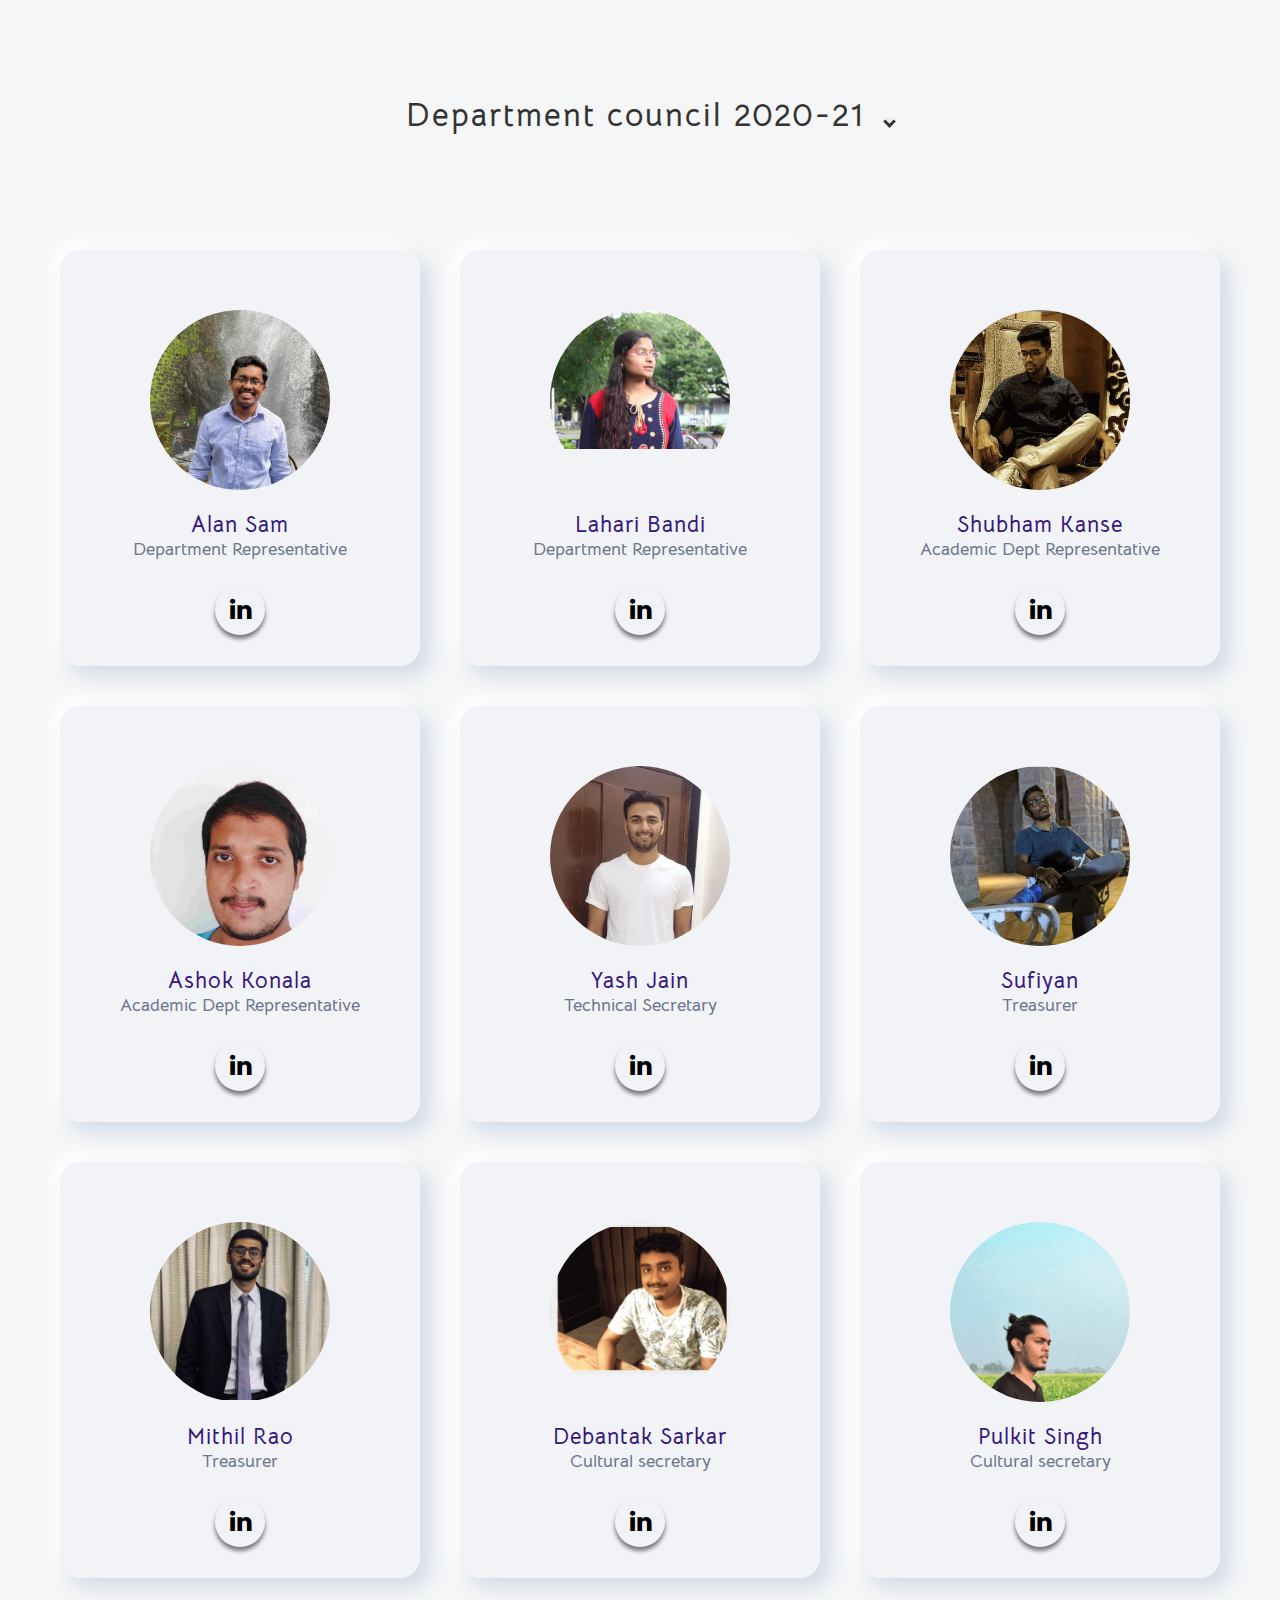
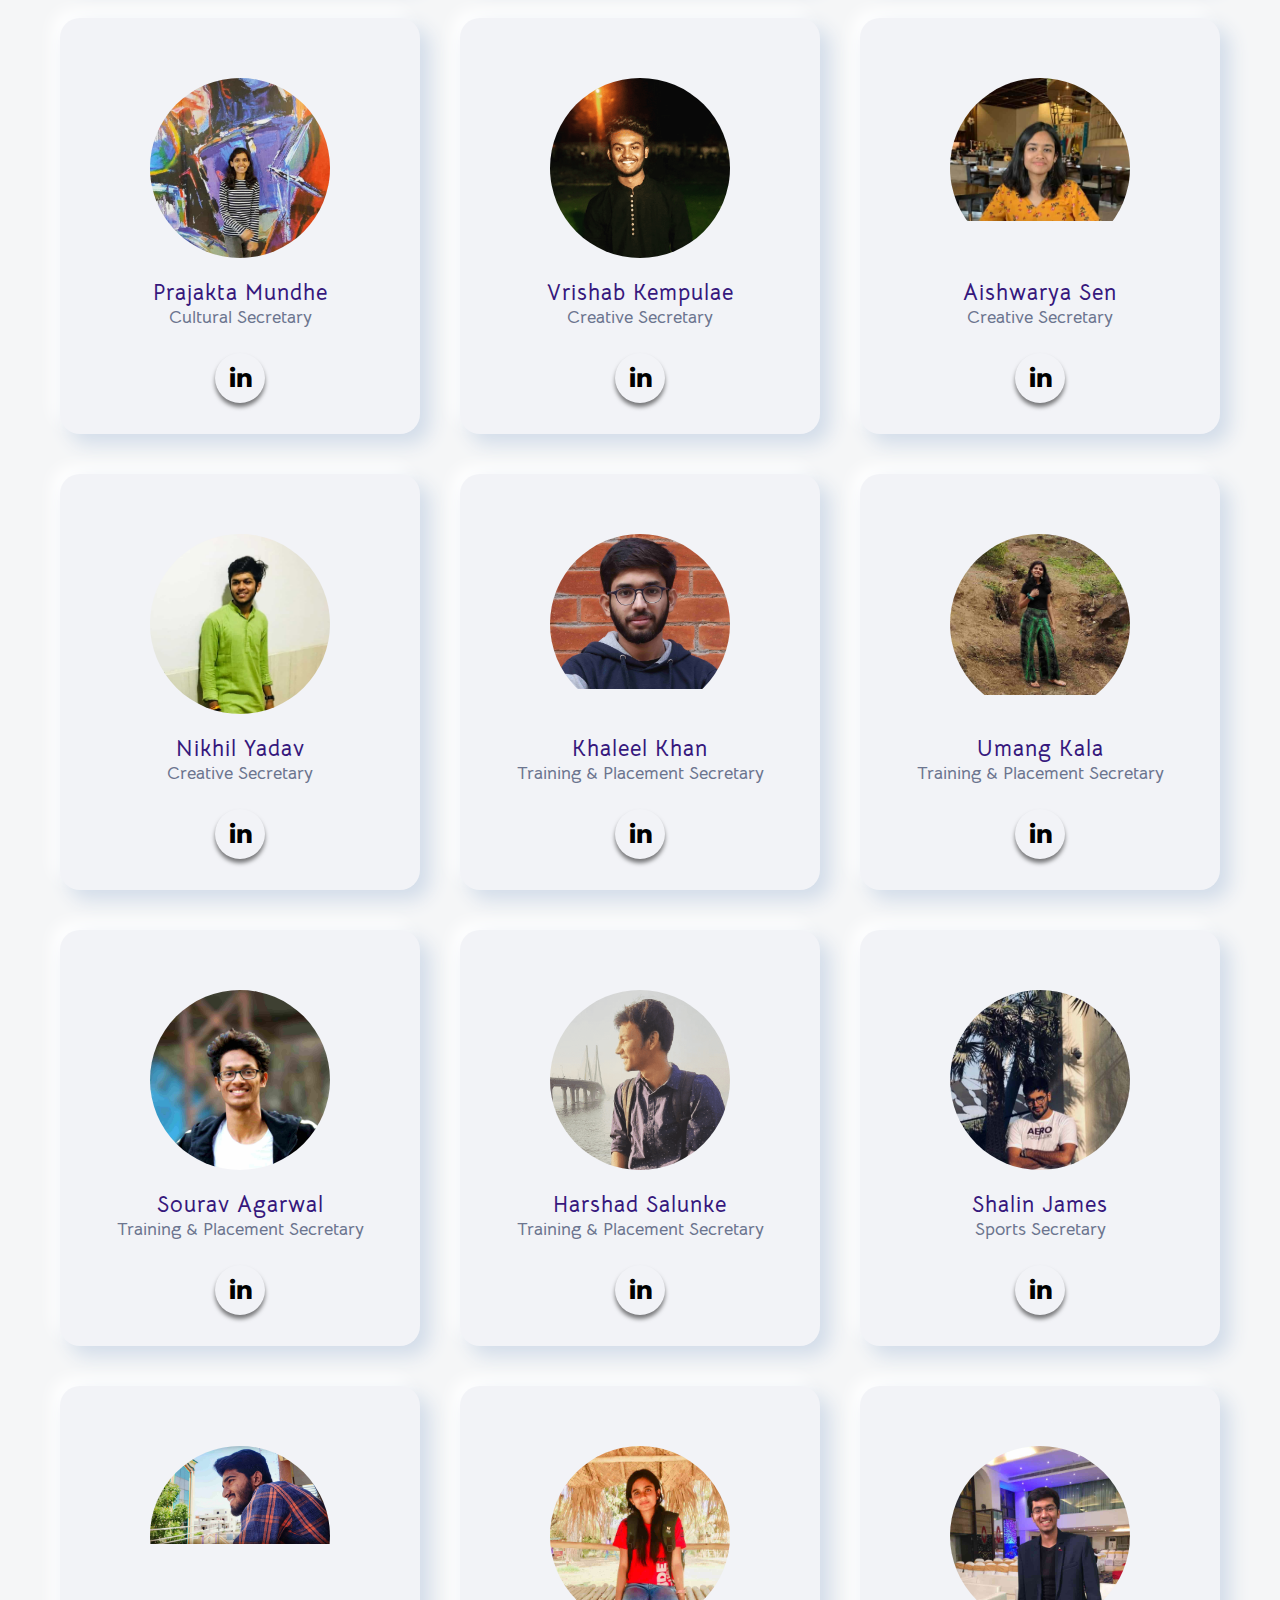
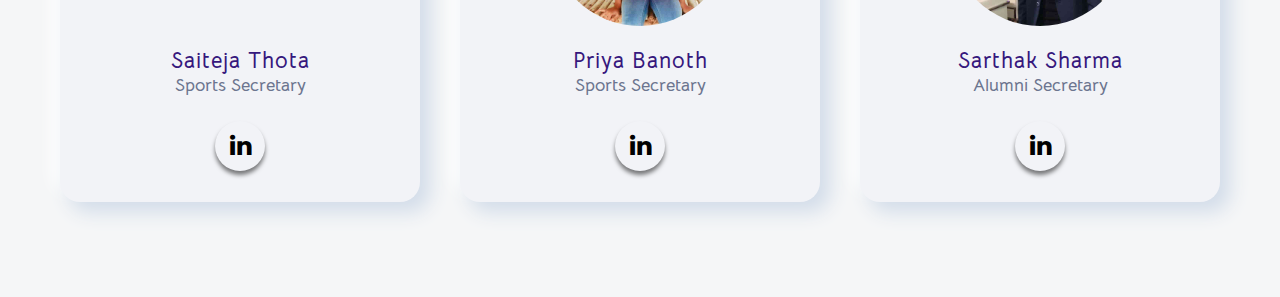
<file: ELECTRICAL-VNIT.github.io-main 2 copy/xcouncil.html>
<!DOCTYPE html>
<html lang="en">
<head>
   <meta charset="UTF-8">
   <meta http-equiv="X-UA-Compatible" content="IE=edge">
   <meta name="viewport" content="width=device-width, initial-scale=1.0">
   <link rel="stylesheet" href="https://cdnjs.cloudflare.com/ajax/libs/font-awesome/4.7.0/css/font-awesome.css"/>
   <link rel="stylesheet" href="x-council.css">
   
   <title>x-council page</title>

  

</head>
<body>
    <section class="team">
        <div class="head">
            <h1>Department council 2020-21</h1> 
    
            <div class="dropdown">
                <button class="arrow down" ></button>
                <div class="dropdown-content">
                <a href="council.html" target="_blank">2021-22</a>
                </div>
              </div>
            
    
        </div>
    
    <div class="container">

        <div class="card">
            <div class="content">
                <div class="imgBx">
                    <img src="./images/AlanSam.jpeg" alt="">
                </div>
                <div class="contentBx">
                    <h4>Alan Sam</h4>
                    <h5>Department Representative</h5>
                </div>
                <div class="sci">
                <ul> 
                <li><a href="https://www.linkedin.com/in/alansam236/" target="_blank"><i class="fa fa-linkedin" aria-hidden="true"></i></a></li>
            </ul> 
                </div>
            </div>
        </div>
        <div class="card">
            <div class="content">
                <div class="imgBx">
                    <img src="./images/Lahari.jpg" alt="">
                </div>
                <div class="contentBx">
                    <h4>Lahari Bandi</h4>
                    <h5>Department Representative</h5>
                </div>
                <div class="sci">
                <ul> 
                <li> <a href="https://www.linkedin.com/in/lahari-bandi-b735a2195/" target="_blank"><i class="fa fa-linkedin" aria-hidden="true"></i></a></li>
            </ul> 
                </div>
            </div>
        </div>
        <div class="card">
            <div class="content">
                <div class="imgBx">
                    <img src="./images/Shubham.png" alt="">
                </div>
                <div class="contentBx">
                    <h4>Shubham Kanse</h4>
                    <h5>Academic Dept Representative</h5>
                </div>
                <div class="sci">
                <ul>   
                <li><a href="#" target="_blank"><i class="fa fa-linkedin" aria-hidden="true"></i></a></li>
            </ul> 
                </div>
            </div>
        </div>
        <div class="card">
            <div class="content">
                <div class="imgBx">
                    <img src="./images/AshokKonala.jpg" alt="">
                </div>
                <div class="contentBx">
                    <h4>Ashok Konala</h4>
                    <h5>Academic Dept Representative</h5>
                </div>
                <div class="sci">
                <ul> 
                <li> <a href="https://www.linkedin.com/in/ashok-konala-a67745173/" target="_blank"><i class="fa fa-linkedin" aria-hidden="true"></i></a></li>
            </ul> 
                </div>
            </div>
        </div>
        <div class="card">
            <div class="content">
                <div class="imgBx">
                    <img src="./images/YashJain.jpg" alt="">
                </div>
                <div class="contentBx">
                    <h4>Yash Jain</h4>
                    <h5>Technical Secretary</h5>
                </div>
                <div class="sci">
                <ul> 
                <li><a href="https://www.linkedin.com/in/yash-jain-9584701b3/" target="_blank"><i class="fa fa-linkedin" aria-hidden="true"></i></a></li>
            </ul> 
                </div>
            </div>
        </div>
        <div class="card">
            <div class="content">
                <div class="imgBx">
                    <img src="./images/sufiyan.jpeg" alt="">
                </div>
                <div class="contentBx">
                    <h4>Sufiyan</h4>
                    <h5>Treasurer</h5>
                </div>
                <div class="sci">
                <ul>   
                <li><a href="https://www.linkedin.com/in/mohammed-abdussalam-sufiyan-096978170/" target="_blank"><i class="fa fa-linkedin" aria-hidden="true"></i></a></li>
            </ul> 
                </div>
            </div>
        </div>
        <div class="card">
            <div class="content">
                <div class="imgBx">
                    <img src="./images/MithilRao.jpg" alt="">
                </div>
                <div class="contentBx">
                    <h4>Mithil Rao</h4>
                    <h5>Treasurer</h5>
                </div>
                <div class="sci">
                <ul> 
                <li> <a href="https://www.linkedin.com/in/mithil-rao-5a2865176/" target="_blank"><i class="fa fa-linkedin" aria-hidden="true"></i></a></li>
            </ul> 
                </div>
            </div>
        </div>
        <div class="card">
            <div class="content">
                <div class="imgBx">
                    <img src="./images/Debantak.png" alt="">
                </div>
                <div class="contentBx">
                    <h4>Debantak Sarkar</h4>
                    <h5>Cultural secretary</h5>
                </div>
                <div class="sci">
                <ul>   
                <li> <a href="https://www.linkedin.com/in/debantak-sarkar-698947199/" target="_blank"><i class="fa fa-linkedin" aria-hidden="true"></i></a></li>
            </ul> 
                </div>
            </div>
        </div>
        <div class="card">
            <div class="content">
                <div class="imgBx">
                    <img src="./images/Pulkit.png" alt="">
                </div>
                <div class="contentBx">
                    <h4>Pulkit Singh</h4>
                    <h5>Cultural secretary</h5>
                </div>
                <div class="sci">
                <ul>   
                <li> <a href="https://www.linkedin.com/in/pulkit-singh-564558206/" target="_blank"><i class="fa fa-linkedin" aria-hidden="true"></i></a></li>
            </ul> 
                </div>
            </div>
        </div>
        
        <div class="card">
            <div class="content">
                <div class="imgBx">
                    <img src="./images/Prajakta.jpg" alt="">
                </div>
                <div class="contentBx">
                    <h4>Prajakta Mundhe</h4>
                    <h5>Cultural Secretary</h5>
                </div>
                <div class="sci">
                <ul>  
                <li> <a href="#" target="_blank"><i class="fa fa-linkedin" aria-hidden="true"></i></a></li>
            </ul> 
                </div>
            </div>
        </div>
        <div class="card">
            <div class="content">
                <div class="imgBx">
                    <img src="./images/Vrishub.png" alt="">
                </div>
                <div class="contentBx">
                    <h4>Vrishab Kempulae</h4>
                    <h5>Creative Secretary</h5>
                </div>
                <div class="sci">
                <ul> 
                <li> <a href="#" target="_blank"><i class="fa fa-linkedin" aria-hidden="true"></i></a></li>
            </ul> 
                </div>
            </div>
        </div>
        <div class="card">
            <div class="content">
                <div class="imgBx">
                    <img src="./images/AishwaryaSen.jpg" alt="">
                </div>
                <div class="contentBx">
                    <h4>Aishwarya Sen</h4>
                    <h5>Creative Secretary</h5>
                </div>
                <div class="sci">
                <ul> 
                <li> <a href="https://www.linkedin.com/in/aishwarya-sen-79a7011a1/" target="_blank"><i class="fa fa-linkedin" aria-hidden="true"></i></a></li>
            </ul> 
                </div>
            </div>
        </div>
        <div class="card">
            <div class="content">
                <div class="imgBx">
                    <img src="./images/Nikhil.jpg" alt="">
                </div>
                <div class="contentBx">
                    <h4>Nikhil Yadav</h4>
                    <h5>Creative Secretary</h5>
                </div>
                <div class="sci">
                <ul> 
                <li>  <a href="#" target="_blank"><i class="fa fa-linkedin" aria-hidden="true"></i></a></li>
            </ul> 
                </div>
            </div>
        </div>
        <div class="card">
            <div class="content">
                <div class="imgBx">
                    <img src="./images/KhaleelKhan.jpg" alt="">
                </div>
                <div class="contentBx">
                    <h4>Khaleel Khan</h4>
                    <h5>Training & Placement Secretary</h5>
                </div>
                <div class="sci">
                <ul> 
                <li><a href="https://www.linkedin.com/in/khaleelkhan00/" target="_blank"><i class="fa fa-linkedin" aria-hidden="true"></i></a></li>
            </ul> 
                </div>
            </div>
        </div>
        <div class="card">
            <div class="content">
                <div class="imgBx">
                    <img src="./images/UmangKala.jpg" alt="">
                </div>
                <div class="contentBx">
                    <h4>Umang Kala</h4>
                    <h5>Training & Placement Secretary</h5>
                </div>
                <div class="sci">
                <ul>   
                <li><a href="https://www.linkedin.com/in/umang-kala/" target="_blank"><i class="fa fa-linkedin" aria-hidden="true"></i></a></li>
            </ul> 
                </div>
            </div>
        </div>
        <div class="card">
            <div class="content">
                <div class="imgBx">
                    <img src="./images/Sourav.jpg" alt="">
                </div>
                <div class="contentBx">
                    <h4>Sourav Agarwal</h4>
                    <h5>Training & Placement Secretary</h5>
                </div>
                <div class="sci">
                <ul> 
                <li> <a href="https://www.linkedin.com/in/sourav-agarwal-6019b9197/" target="_blank"><i class="fa fa-linkedin" aria-hidden="true"></i></a></li>
                </ul> 
                </div>
            </div>
        </div>
        <div class="card">
            <div class="content">
                <div class="imgBx">
                    <img src="./images/Harshad.png" alt="">
                </div>
                <div class="contentBx">
                    <h4>Harshad Salunke</h4>
                    <h5>Training & Placement Secretary</h5>
                </div>
                <div class="sci">
                <ul> 
                <li> <a href="https://www.linkedin.com/in/harshad-salunke-2b51141a0/" target="_blank"><i class="fa fa-linkedin" aria-hidden="true"></i></a></li>
            </ul> 
                </div>
            </div>
        </div>
        <div class="card">
            <div class="content">
                <div class="imgBx">
                    <img src="./images/shalin.jpg" alt="">
                </div>
                <div class="contentBx">
                    <h4>Shalin James</h4>
                    <h5>Sports Secretary</h5>
                </div>
                <div class="sci">
                <ul> 
                <li> <a href="https://www.linkedin.com/in/shalin-james-0b667b1a9/" target="_blank"><i class="fa fa-linkedin" aria-hidden="true"></i></a></li>
            </ul> 
                </div>
            </div>
        </div>
        <div class="card">
            <div class="content">
                <div class="imgBx">
                    <img src="./images/SaiTeja.jpg" alt="">
                </div>
                <div class="contentBx">
                    <h4>Saiteja Thota</h4>
                    <h5>Sports Secretary</h5>
                </div>
                <div class="sci">
                <ul> 
                <li> <a href="https://www.linkedin.com/in/sai-teja-thota-3932901b2/" target="_blank"><i class="fa fa-linkedin" aria-hidden="true"></i></a></li>
            </ul> 
                </div>
            </div>
        </div>
        <div class="card">
            <div class="content">
                <div class="imgBx">
                    <img src="./images/PriyaB.jpg" alt="">
                </div>
                <div class="contentBx">
                    <h4>Priya Banoth</h4>
                    <h5>Sports Secretary</h5>
                </div>
                <div class="sci">
                <ul> 
                <li><a href="https://www.linkedin.com/in/priya-banoth-0470401b4/" target="_blank"><i class="fa fa-linkedin" aria-hidden="true"></i></a></li>
            </ul> 
                </div>
            </div>
        </div>
        <div class="card">
            <div class="content">
                <div class="imgBx">
                    <img src="./images/SarthakSharma.jpg" alt="">
                </div>
                <div class="contentBx">
                    <h4>Sarthak Sharma</h4>
                    <h5>Alumni Secretary</h5>
                </div>
                <div class="sci">
                   <ul>
                <li><a href="https://www.linkedin.com/in/sarthak-sharma-47609a1aa/" target="_blank"><i class="fa fa-linkedin" aria-hidden="true"></i></a></li>
            </ul> 
                </div>
            </div>
        </div>

    </div>
</section>
</body>
</html>
</file>
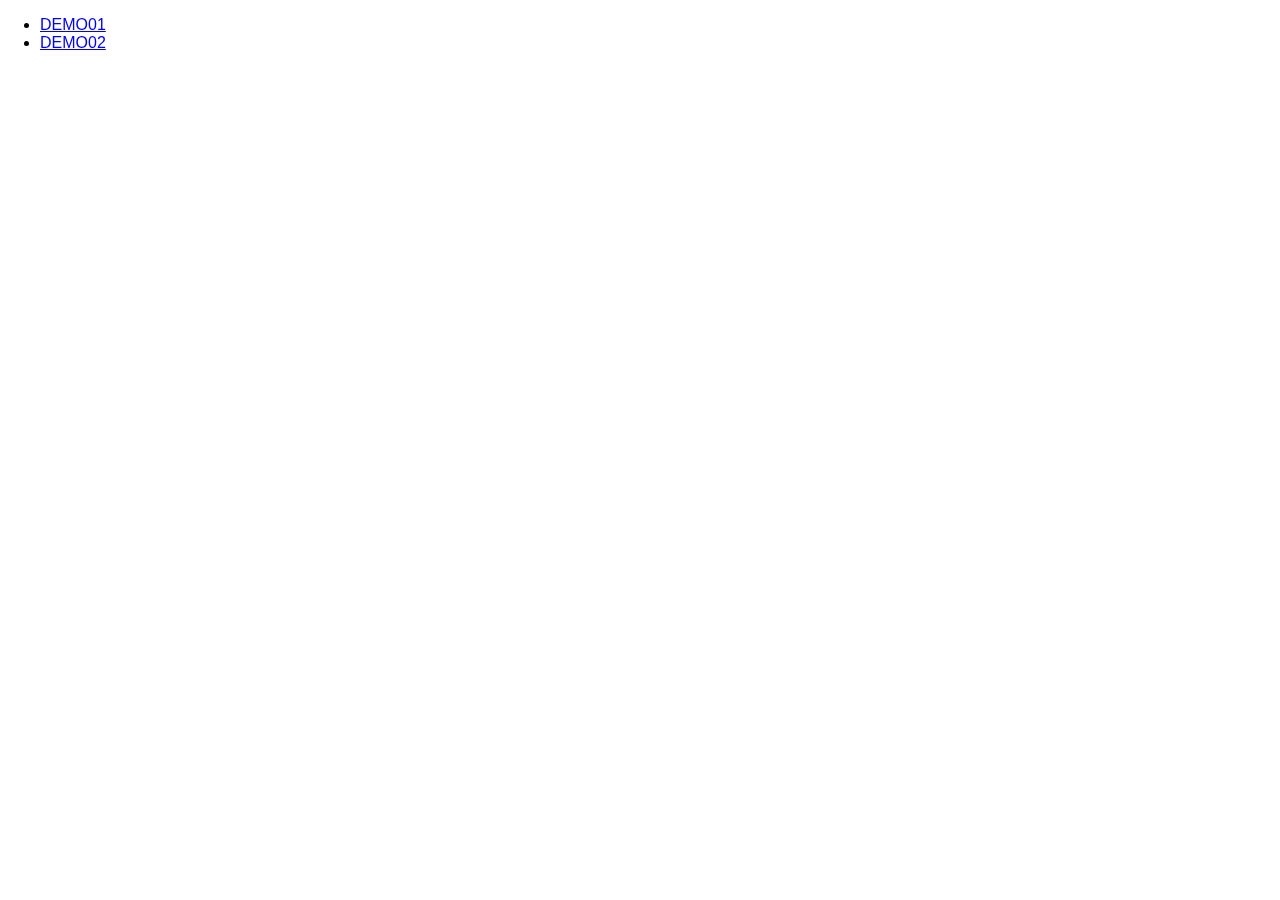
<file: ELECTRICAL-VNIT.github.io-main 2 copy/MTT/animatedModal.js-master/demo/demos.html>
<!doctype html>
<html class="no-js" lang="">
    <head>
        <meta charset="utf-8">
        <meta http-equiv="X-UA-Compatible" content="IE=edge,chrome=1">
        <title>DEMOS</title>
        <link rel="stylesheet" href="css/normalize.min.css">
        <link rel="stylesheet" href="css/animate.min.css">
        <style>
            #btn-close-modal {
                width:100%;
                text-align: center;
                cursor:pointer;
                color:#fff;
            }

        </style>
    </head>
    <body>

        <!--Call your modal-->
        <ul>
            <li><a id="demo01" href="#animatedModal">DEMO01</a></li>
            <li><a id="demo02" href="#modal-02">DEMO02</a></li>
        </ul>
      
      
        <!--DEMO01-->
        <div id="animatedModal">
            <!--THIS IS IMPORTANT! to close the modal, the class name has to match the name given on the ID -->
            <div  id="btn-close-modal" class="close-animatedModal"> 
                CLOSE MODAL
            </div>
                
            <div class="modal-content">
                <!--Your modal content goes here-->
            </div>
        </div>

        <!--DEMO02-->
        <div id="modal-02">
            <!--"THIS IS IMPORTANT! to close the modal, the class name has to match the name given on the ID-->
            <div  id="btn-close-modal" class="close-modal-02"> 
                CLOSE MODAL
            </div>
            
            <div class="modal-content">
                <!--Your modal content goes here-->
            </div>
        </div>


        <script src="js/jquery.min.js"></script>
        <script src="js/animatedModal.js"></script>
        <script>

            //demo 01
            $("#demo01").animatedModal();

            //demo 02
            $("#demo02").animatedModal({
                animatedIn:'lightSpeedIn',
                animatedOut:'bounceOutDown',
                color:'#3498db',
                // Callbacks
                beforeOpen: function() {
                    console.log("The animation was called");
                },           
                afterOpen: function() {
                    console.log("The animation is completed");
                }, 
                beforeClose: function() {
                    console.log("The animation was called");
                }, 
                afterClose: function() {
                    console.log("The animation is completed");
                }
            });

        </script>

    </body>
</html>
</file>
<file: ELECTRICAL-VNIT.github.io-main 2 copy/timetable-styles/modal-style.css>
h1, p {
    text-align: center;
  }
  
  .cta {
  font-size: 2.2rem;
  font-weight: 500;
  background-color: transparent;
  border: white;
  color:#007bff;
  }
  .cta:hover {
    background-color: transparent;
   
    text-decoration: none;
  }
  
  .modaloverlay {
    background: rgba(0, 0, 0, 0.8);
    bottom: 0;
    left: 0;
    opacity: 0;
    pointer-events: none;
    position: fixed;
    right: 0;
    top: 0;
    -webkit-transition: opacity 400ms ease-in;
    -moz-transition: opacity 400ms ease-in;
    transition: opacity 400ms ease-in;
    z-index: -1;
    display: none;
  }
  .modaloverlay:target {
    display: block;
    opacity: 1;
    pointer-events: auto;
    z-index: 99999;
  }
  .modaloverlay .modal {
    background-color: white;
    height: 100%;
    position: relative;
    margin: auto auto;
    padding: 3em;
    overflow-y: scroll;
    -webkit-overflow-scrolling: touch;
  }
  @media (min-width: 960px) {
    .modaloverlay .modal {
      height: 73%;
      margin: 5% auto;
      /* max-height: 60em; */
      /* max-width: 75em; */
      width: 75%;
    }
  }
  .modaloverlay .modal > iframe, .modaloverlay .modal > div {
    border: none;
    width: 100%;
    height: 100%;
  }
  .modaloverlay .close {
    /* background-color: turquoise; */
    
    color: black;
    font-size: 20px;
    padding: 8px 12px;
    position: absolute;
    right: 0;
    text-align: center;
    text-decoration: none;
    top: 0;
    z-index: 1;
  }
</file>
<file: ELECTRICAL-VNIT.github.io-main 2 copy/timetable-styles/table.css>
@import url('https://fonts.googleapis.com/css2?family=Roboto:ital,wght@0,100;0,300;0,400;0,500;1,300;1,400;1,500&display=swap');
.teal {
  background: #daffcc;
}

.light-blue {
  background: #35c6f9;
}

.yellow {
  background: #fbf5d0;
}

.green {
  background: #30d2ba;
}

.pink {
  background: #fccfe9;
}

.off-white {
  background: #ccf2ff;
}

.purple {
  background: #bcf0da;
}

.lectures {
  font-weight: 300;
  cursor: pointer;
  border-radius: 4%;
}





table {
  /* font-family: 'Roboto', sans-serif; */
  color: black;
  font-weight: 500;
  height: 150%;
  width: 100%;
  background-color: transparent;
  padding: 1%;
  font-size: 1.5rem;
}
td {
    color: black;
    transition: 0.25s;
    
}
th {
    height: 5%;
}


th,td {
    border: 1px solid #efefef;
    border-collapse:collapse;
    text-align: center;
}
td:hover, td:active {
    transform:scale(1.2,1.2);
    cursor: pointer;
    border-radius: 0.5rem;
    box-shadow: 0 0 10px rgba(33,33,33,.2);
} 

table th, table td {
  padding: 1em;
  width: 10em;
}

.time {
  text-align:end;
  /* background: #fff; */
  text-transform: uppercase;
  font-size: 1.2rem;
  /* border: solid #fff; */
  pointer-events: none;
    color: black;
}

.days{
  /* background: #fff; */
  text-transform: uppercase;
  font-size: 1.2rem;
  text-align: center;
  color: black;
}

.time {
  width: 3em !important;
}
</file>
<file: ELECTRICAL-VNIT.github.io-main 2 copy/timetable-styles/mobile-timetable-style.css>
.box-tt
 {
   padding-top: 5%;
   width: 100%;
   display: flex;
   flex-direction: column;
   flex-wrap: wrap;
   font-size: 1.5rem;
   font-family: 'Roboto',sans-serif;
   font-weight: 500;
   height: 140%;
 }

 .box-tt h3 {
   font-weight: 400;
   

 }

 .box-tt p {
   padding-top: 2%;
 }

 .container_days
{
   display: flex;
    gap:2%; 
   align-items: center;
   flex-direction: row;
}

.container_days button.active {
  background-color: black;
  color: white;
}

.tablinks4,.tablinks6,.tablinks8
{
     border: 2px solid rgba(248, 241, 241, 0.103);
     border-radius: 8px;
     width: 100%;
     height: 50px;
     display: flex;
     /* margin-left: 10px; */
   
     background-color:rgb(207, 206, 206);
     align-items: center;
     justify-content: center;
     min-width: 0;
 
}
.tablinks4:hover,.tablinks6:hover,.tablinks8:hover{
 background-color:#a1a3a5
}
.tablinks4:focus,.tablinks6:focus,.tablinks8:focus{
 background-color:#0d1317;
 color:white

}


.tabcontent4,.tabcontent6,.tabcontent8 {
   margin: 4px 0;
}
.tabcontent4,.tabcontent6,.tabcontent8 {
 animation: fadeEffect 1s; /* Fading effect takes 1 second */
}

/* Go from zero to full opacity */
@keyframes fadeEffect {
 from {opacity: 0;}
 to {opacity: 1;}
}


   /* Style the tab */
   .days{
     flex-direction: column;
     flex-wrap: wrap;
     
   }
  
   /* Style the tab content */
   .classbox1 {
       border: 2px solid rgba(128, 128, 128, 0.103);
         border-radius: 8px;
         width: auto;
         height: 100px;
         display: flex;
         flex-direction: row;
         /* margin-left: 10px; */
         /* padding: auto; */
         
         background-color:#daffcc;
   
   }
   .classbox2 {
       border: 2px solid rgba(128, 128, 128, 0.103);
         border-radius: 8px;
         width: auto;
         height: 100px;
         display: flex;
         /* margin-left: 10px; */
         padding: auto;
         background-color:#ccf2ff;
   
   }
   .classbox3 {
       border: 2px solid rgba(128, 128, 128, 0.103);
         border-radius: 8px;
         width: auto;
         height: 100px;
         display: flex;
         /* margin-left: 10px; */
         padding: auto;
         background-color:#fccfe9;
         
   
   }
</file>
<file: ELECTRICAL-VNIT.github.io-main 2 copy/style.css>
@import url('https://fonts.googleapis.com/css2?family=Roboto:ital,wght@0,100;0,300;0,400;0,500;1,300;1,400;1,500&display=swap');

:root {
  --pink: #45046F;
  --violet: #00ACE1;
  --shadow: #34b1eb;
  --text: #0a4f99;
  
}

* {
  font-family: 'Roboto', sans-serif;
  text-transform: capitalize;
  text-decoration: none;
  outline: none;
  margin: 0;
  padding: 0;
  box-sizing: border-box;
}

*::selection {
  background: var(--pink);
  color: #fff;
}

html {
  font-size: 62.5%;
  overflow-x: hidden;
}

#in {
  font-size: 30px;
  color: #45046F;

}

.heading {
  font-size: 4rem;
  color: var(--pink);
  text-align: center;
  padding: 0 1rem;
  padding-top: 6rem;
  letter-spacing: .2rem;
  font-weight: 500;
}

.title {
  padding: 0 1rem;
  font-size: 2rem;
  text-align: center;
  font-weight: 400;
  color: #aaa;
}

header {
  width: 96%;
  background: #fff;
  position: fixed;
  top: 2rem;
  left: 50%;
  transform: translateX(-50%);
  border-radius: 5rem;
  display: flex;
  align-items: center;
  justify-content: space-between;
  padding: 1rem 2rem;
  z-index: 1000;
  transition: .2s;
}

.header-active {
  top: 0;
  width: 100%;
  border-radius: 0;
  box-shadow: 0 .1rem .3rem rgba(0, 0, 0, .3);
}

header .navbar ul {
  display: flex;
  align-items: center;
  justify-content: space-between;
  list-style: none;
}

header .navbar ul li {
  margin: 0 1rem;
}

header .navbar ul li a {
  font-size: 2rem;
  color: var(--pink);
  transition: .2s;
}

header .navbar ul li .active,
header .navbar ul li a:hover {
  color: var(--violet);
}

header .logo {
  font-size: 2.5rem;
  color: var(--violet);
  text-transform: uppercase;
  font-family: 'Bubbler One', sans-serif;
}

header .logo i {
  color: var(--pink);
  padding: 0 .2rem;
}

header .fa-bars {
  font-size: 3rem;
  color: var(--pink);
  cursor: pointer;
  display: none;
  transition: .2s;
}
.navbar li a:hover{
  font-size:  23px;

}
#fc:hover{
  font-size: 22px;
}
.home {
  min-height: 100vh;
  background: linear-gradient( #2D8CD4,#50B4E2);
  background-size: cover;
  background-position: center;
  background-attachment: fixed;
  z-index: 0;
  overflow: hidden;
  position: relative;
}

.home .content {
  display: flex;
  align-items: center;
  justify-content: center;
  flex-flow: column;
  padding-top: 14rem;
  padding-bottom: 8rem;
  text-align: center;
}

.home .content h1 {
  font-size: 5rem;
  color: #fff;
  padding: 0 1rem;
  text-shadow: 0 .3rem .5rem rgba(0, 0, 0, .3);
  text-transform: uppercase;
}

.home .content p {
  font-size: 2rem;
  color: #eee;
  padding: 1rem 25rem;
}

.home .content button {
  height: 4rem;
  width: 20rem;
  border-radius: 5rem;
  background: var(--pink);
  color: #fff;
  font-size: 2rem;
  cursor: pointer;
  transition: .2s;
  border: none;
  box-shadow: 0 .3rem 1rem rgba(0, 0, 0, .3);
}

.home .content button:hover {
  letter-spacing: .2rem;
}

.home .box-container {
  display: flex;
  justify-content: center;
  flex-wrap: wrap;
}
.home .box-container {
	-webkit-animation: slide-in-elliptic-top-fwd 0.7s cubic-bezier(0.250, 0.460, 0.450, 0.940) both;
	        animation: slide-in-elliptic-top-fwd 0.7s cubic-bezier(0.250, 0.460, 0.450, 0.940) both;
}
@-webkit-keyframes slide-in-elliptic-top-fwd {
  0% {
    -webkit-transform: translateY(-600px) rotateX(-30deg) scale(0);
            transform: translateY(-600px) rotateX(-30deg) scale(0);
    -webkit-transform-origin: 50% 100%;
            transform-origin: 50% 100%;
    opacity: 0;
  }
  100% {
    -webkit-transform: translateY(0) rotateX(0) scale(1);
            transform: translateY(0) rotateX(0) scale(1);
    -webkit-transform-origin: 50% 1400px;
            transform-origin: 50% 1400px;
    opacity: 1;
  }
}
@keyframes slide-in-elliptic-top-fwd {
  0% {
    -webkit-transform: translateY(-600px) rotateX(-30deg) scale(0);
            transform: translateY(-600px) rotateX(-30deg) scale(0);
    -webkit-transform-origin: 50% 100%;
            transform-origin: 50% 100%;
    opacity: 0;
  }
  100% {
    -webkit-transform: translateY(0) rotateX(0) scale(1);
            transform: translateY(0) rotateX(0) scale(1);
    -webkit-transform-origin: 50% 1400px;
            transform-origin: 50% 1400px;
    opacity: 1;
  }
}

.home .box-container .box {
  height: 20rem;
  width: 25rem;
  background: #fff;
  text-align: center;
  border-radius: 1rem;
  box-shadow: 0 .3rem .5rem rgba(0, 0, 0, .5);
  margin: 2rem;
  cursor: pointer;
}

.home .box-container .box i {
  height: 6rem;
  width: 6rem;
  line-height: 6rem;
  text-align: center;
  border-radius: 50%;
  color: #fff;
  background: var(--violet);
  font-size: 3rem;
  margin: 2rem 0;
  transition: .2s;
}

.home .box-container .box h3 {
  font-size: 2rem;
  color: var(--pink);
  transition: .2s;
}

.home .box-container .box p {
  font-size: 1.3rem;
  padding: .7rem 2rem;
  color: #666;
}

.home .box-container .box:hover i {
  background: var(--pink);
}

.home .box-container .box:hover h3 {
  color: var(--violet);
}

.home::before {
  content: '';
  position: absolute;
  bottom: -25rem;
  left: 50%;
  transform: translateX(-50%);
  border-top: 70vh solid #fff;
  width: 120%;
  border-radius: 50%;
  z-index: -1;
}



.teacher {
  background: #f9f9f9;
}

.teacher .card-container {
  display: flex;
  align-items: center;
  justify-content: center;
  flex-wrap: wrap;
  padding: 2rem 0;
}

.teacher .card-container .card {
  padding: 2rem;
  margin: 2rem;
  background: #fff;
  text-align: center;
  width: 70%;
  box-shadow: 0 .3rem .5rem rgba(0, 0, 0, .3);
}

.teacher .card-container .card img {
  height: 50%;
  width: 100%;
  object-fit: cover;
  filter: grayscale();
  transition: .2s;
}

.teacher .card-container .card:hover img {
  filter: grayscale(0);
}

.teacher .card-container .card h3 {
  color: var(--pink);
  font-size: 2rem;
  padding: .5rem 0;
}

.teacher .card-container .card p {
  font-size: 1.7rem;
  color: #666;
}

.teacher .card-container .card .icons a {
  font-size: 1.9rem;
  padding: 1.5rem .5rem;
  color: var(--pink);
}

.teacher .card-container .card .icons a:hover {
  color: var(--violet);
}

.course .box-container {
  width: 85%;
  display: flex;
  justify-content: center;
  margin: 0 auto;
  padding-top: 4rem;
  flex-wrap: wrap;
}

.course .box-container .box {
  height: 18rem;
  width: 25rem;
  margin: 3.5rem 2rem;
  text-align: center;
  border-radius: 1rem;
  background: rgba( 255, 255, 255, 0.35 );
  box-shadow: 0 8px 32px 0 #b4b7e0;
  backdrop-filter: blur( 20.0px );
}
.course .box-container .box:hover{
  
    -webkit-animation: slide-top 0.5s cubic-bezier(0.250, 0.460, 0.450, 0.940) both;
            animation: slide-top 0.5s cubic-bezier(0.250, 0.460, 0.450, 0.940) both;
  
}
@-webkit-keyframes slide-top {
  0% {
    -webkit-transform: translateY(0);
            transform: translateY(0);
  }
  100% {
    -webkit-transform: translateY(-20px);
            transform: translateY(-20px);
  }
}
@keyframes slide-top {
  0% {
    -webkit-transform: translateY(0);
            transform: translateY(0);
  }
  100% {
    -webkit-transform: translateY(-20px);
            transform: translateY(-20px);
  }
}


.course .box-container .box i {
  height: 10rem;
  width: 10rem;
  line-height: 8rem;
  text-align: center;
  color: #fff;
  border-radius: 50%;
  background: var(--text);
  margin-top: -4rem;
  border: 1rem solid #fff;
  border-left: 1rem solid var(--text);
  border-right: 1rem solid var(--text);
  box-shadow: 0 0 0 1rem #fff inset;
  font-size: 3.5rem;
}

.course .box-container .box h3 {
  font-size: 2.2rem;
  color: var(--text);
  font-weight: 500;
  font-family: 'Yomogi', cursive;
}

.course .box-container .box p {
  font-size: 1.5rem;
  color: #999;
  padding: 1rem 0;
}



.contact {
  background: #2C2E43;
}

.contact .row {
  display: flex;
  align-items: center;
  justify-content: center;
  padding: 5rem 0;
}

#con {
  color: #fff;
}

.contact .row .image img {
  width: 50vw;
  height: 70vh;
}

.contact .row .form-container {
  width: 50%;
  padding-right: 6rem;
}

.contact .row .form-container input,
textarea {
  height: 4rem;
  width: 100%;
  background: #fff;
  border: none;
  border-radius: 5rem;
  padding: 0 1rem;
  margin: 1rem 0;
  color: var(--pink);
  font-size: 1.7rem;
  transition: .2s linear;
}

.contact .row .form-container input:focus,
textarea:focus {
  border: .2rem solid var(--pink);
}

.contact .row .form-container textarea {
  height: 20rem;
  border-radius: 1rem;
  padding: 1rem;
  resize: none;
}

.contact .row .form-container input[type="submit"] {
  width: 17rem;
  background: var(--pink);
  color: #fff;
  cursor: pointer;
  font-size: 2rem;
  transition: .2s;
}

.contact .row .form-container input[type="submit"]:hover {
  font-size: large;
  border: .2rem solid var(--pink);
}

.footer {
  text-align: center;
}

.footer .icons {
  padding: 3rem 0;
}

.footer .icons a {
  height: 4.5rem;
  width: 4.5rem;
  line-height: 4.2rem;
  text-align: center;
  border-radius: 50%;
  color: var(--violet);
  border: .2rem solid var(--violet);
  font-size: 2rem;
  margin: 0 .1rem;
  transition: .2s linear;
}

.footer .icons a:hover {
  color: #fff;
  background: var(--pink);
  border-color: var(--pink);

}


.footer .credit {
  font-size: 2rem;
  border-top: .1rem solid #999;
  margin: 0 auto;
  margin-bottom: 2rem;
  color: #666;
  width: 90%;
  padding: 1rem 0;
}



header .fa-times {
  transform: rotate(180deg);
  color: var(--violet);
}

/* media queries  */

@media (max-width:768px) {

  html {
    font-size: 55%;
  }

  header .fa-bars {
    display: block;
  }

  header .navbar {
    position: fixed;
    top: -100rem;
    left: 0;
    width: 100%;
    background: #fff;
    border-radius: 1rem;
    opacity: 0;
    transition: .2s linear;
  }

  header .navbar ul {
    flex-flow: column;
    padding: 2rem 0;
  }

  header .navbar ul li {
    margin: 1rem 0;
    width: 100%;
    text-align: center;
  }

  header .navbar ul li a {
    font-size: 3rem;
    display: block;
  }

  header .nav-toggle {
    top: 5.5rem;
    opacity: 1;
  }

  .home .content p {
    padding: 1.5rem 2rem;
  }

  .home::before {
    display: none;
  }

  .course .box-container {
    width: 100%;
  }

  .contact .row {
    flex-flow: column;
  }

  .contact .row .image img {
    height: 50vh;
    width: 90vw;
  }

  .contact .row .form-container {
    width: 90%;
    padding: 0;
  }
}

#roll-in-bottom {
	-webkit-animation: roll-in-bottom 0.6s ease-out both;
	        animation: roll-in-bottom 0.6s ease-out both;
}
@-webkit-keyframes roll-in-bottom{0%{-webkit-transform:translateY(800px) rotate(540deg);transform:translateY(800px) rotate(540deg);opacity:0}100%{-webkit-transform:translateY(0) rotate(0deg);transform:translateY(0) rotate(0deg);opacity:1}}@keyframes roll-in-bottom{0%{-webkit-transform:translateY(800px) rotate(540deg);transform:translateY(800px) rotate(540deg);opacity:0}100%{-webkit-transform:translateY(0) rotate(0deg);transform:translateY(0) rotate(0deg);opacity:1}}
#slide-in-fwd-top {
	-webkit-animation: slide-in-fwd-top 0.4s cubic-bezier(0.250, 0.460, 0.450, 0.940) both;
	        animation: slide-in-fwd-top 0.4s cubic-bezier(0.250, 0.460, 0.450, 0.940) both;
}
@-webkit-keyframes slide-in-fwd-top{0%{-webkit-transform:translateZ(-1400px) translateY(-800px);transform:translateZ(-1400px) translateY(-800px);opacity:0}100%{-webkit-transform:translateZ(0) translateY(0);transform:translateZ(0) translateY(0);opacity:1}}@keyframes slide-in-fwd-top{0%{-webkit-transform:translateZ(-1400px) translateY(-800px);transform:translateZ(-1400px) translateY(-800px);opacity:0}100%{-webkit-transform:translateZ(0) translateY(0);transform:translateZ(0) translateY(0);opacity:1}}


@media (max-width:960px) {
  .hide-view-mob {
    display: none;
  }
}

@media (min-width:961px) {
  .hide-view-desktop {
    display: none;
  }
}
</file>
<file: ELECTRICAL-VNIT.github.io-main 2 copy/council.css>
@import url('https://fonts.googleapis.com/css2?family=Bellota+Text:ital,wght@0,300;0,400;0,700;1,300;1,400;1,700&display=swap');
*
{
   margin: 0;
   padding: 0;
   box-sizing: border-box;
   font-family: 'Bellota Text', cursive;
}
body
{
   display: flex;
   justify-content: center;
   align-items: center;
   min-height: 100vh;
   width: 100%;
   background: #f5f6f7;
}
.team{
   margin: 75px 0;
}
.head {
   text-align: center;
   padding-bottom:75px ;
   position: relative;
   display: flex;
   justify-content: center;
   align-items: center;
   flex-wrap: wrap;
}
h1{
   
   font-weight:bold;
   letter-spacing: 2px;
   font-size: 2rem;
   color: #333;
   padding: 20px;
  
   
   
} 
.container
{
   display: flex;
   justify-content: center;
   align-items: center;
   flex-wrap: wrap;

}
.container .card
{
   width: 360px;
   height: 416px;
   padding: 60px 30px;
   margin: 20px;
   background: #f2f3f7;
   box-shadow: 0.6em 0.6em 1.2em #d2dce9,
               -0.5em -0.5em 1em #ffffff;
   border-radius: 20px;
   
}
@media screen and (max-width: 800px) {
      .container .card{
      width:310px;
      }
   }
.container .card .content
{
   display: flex;
   justify-content: center;
   align-items: center;
   flex-direction: column;
}
.container .card .content .imgBx
{
   width: 180px;
   height: 180px;
   border-radius: 50%;
   position: relative;
   margin-bottom: 20px;
   display:inline-block;
   overflow: hidden;
}
.container .card .content .imgBx img
{
   position: absolute;
   top: 0;
   left: 0;
   width: 100%;
   object-fit: cover;
}
.container .card .content .contentBx h4
{
   color: #36187d;
   font-size: 1.4rem;
   font-weight: bold;
   text-align: center;
   letter-spacing: 1px;
}
.container .card .content .contentBx h5
{
   color: #6c758f;
   font-size: 1.1rem;
   font-weight: bold;
   text-align: center;
}
.container .card .content .sci
{
   margin-top: 50px;
}
.container .card .content .sci ul
{
   position: absolute;
   transform: translate(-50%, -50%);
   padding:0px ;
   margin: 0px;
   display: flex;
}

.container .card .content .sci ul li {
   list-style: none;
   margin: 0 10px;
}
.container .card .content .sci ul li .fa {
   color: #000000;
   font-size: 25px;
   line-height: 50px;
   transition: .5s;
}
.container .card .content .sci ul li .fa:hover {
   color: #ffffff;
}
.container .card .content .sci ul li a {
   position: relative;
   display: block;
   width: 50px;
   height: 50px;
   border-radius: 50%;
   background-color: #f2f3f7;
   text-align: center;
   transition: 0.5s;
   transform: translate(0,0px);
   box-shadow: 0px 4px 4px rgba(0, 0, 0, 0.5);
}
.container .card .content .sci ul li a:hover {
   transform: rotate(0deg) skew(0deg) translate(0, -10px);
}
.container .card .content .sci ul li:nth-child(1) a:hover {
   background-color: #fd1d1d;
}
.container .card .content .sci ul li:nth-child(2) a:hover {
   background-color: #55acee;
}




.container .card .content .sci a
{
   text-decoration: none;
   color: #0196e3;
   font-size: 30px;
   margin: 10px;
   transition: color 0.4s;
   

}
.container .card .content .sci a:hover
{
   color: #6c758f;
   
}

.dropbtn {
   background-color: #4CAF50;
   color: white;
   padding: 16px;
   font-size: 16px;
   border: none;
   cursor: pointer;
 }
 

 .arrow {
   border: solid #333;
   border-width: 0 3px 3px 0;
   display: inline-block;
   padding: 3px;
 }
 .down {
   transform: rotate(45deg);
   -webkit-transform: rotate(45deg);
 }
 
 .dropdown-content {
   display: none;
   position: absolute;
   background-color: #f9f9f9;
   min-width: 75px;
   box-shadow: 0px 8px 16px 0px rgba(0,0,0,0.2);
   z-index: 0;
   border-radius: 7.5px;
 }
 
 .dropdown-content a {
   color: black;
   padding: 12px 25px;
   text-decoration: none;
   display: block;
   border-radius: 7.5px;
 }
 
 .dropdown-content a:hover {background-color: #f1f1f1}
 
 .dropdown:hover .dropdown-content {
   display: block;
 }
</file>
<file: ELECTRICAL-VNIT.github.io-main 2 copy/x-council.css>
@import url('https://fonts.googleapis.com/css2?family=Bellota+Text:ital,wght@0,300;0,400;0,700;1,300;1,400;1,700&display=swap');
*
{
   margin: 0;
   padding: 0;
   box-sizing: border-box;
   font-family: 'Bellota Text', cursive;
}
body
{
   display: flex;
   justify-content: center;
   align-items: center;
   min-height: 100vh;
   width: 100%;
   background: #f5f6f7;
}
.team{
    margin: 75px 0;
}
.head {
    text-align: center;
    padding-bottom:75px ;
    position: relative;
    display: flex;
    justify-content: center;
    align-items: center;
    flex-wrap: wrap;
 }
 h1{
    
    font-weight:bold;
    letter-spacing: 2px;
    font-size: 2rem;
    color: #333;
    padding: 20px;
   
    
    
 } 


.container
{
   display: flex;
   justify-content: center;
   align-items: center;
   flex-wrap: wrap;
  
}
.container .card
{
   width: 360px;
   height: 416px;
   padding: 60px 30px;
   margin: 20px;
   background: #f2f3f7;
   box-shadow: 0.6em 0.6em 1.2em #d2dce9,
               -0.5em -0.5em 1em #ffffff;
   border-radius: 20px;
   
}
@media screen and (max-width: 800px) {
      .container .card{
      width:310px;
      }
   }
.container .card .content
{
   display: flex;
   justify-content: center;
   align-items: center;
   flex-direction: column;
}
.container .card .content .imgBx
{
   width: 180px;
   height: 180px;
   border-radius: 50%;
   position: relative;
   margin-bottom: 20px;
   display:inline-block;
   overflow: hidden;
}
.container .card .content .imgBx img
{
   position: absolute;
   top: 0;
   left: 0;
   width: 100%;
   object-fit: cover;
}
.container .card .content .contentBx h4
{
   color: #36187d;
   font-size: 1.4rem;
   font-weight: bold;
   text-align: center;
   letter-spacing: 1px;
}
.container .card .content .contentBx h5
{
   color: #6c758f;
   font-size: 1.1rem;
   font-weight: bold;
   text-align: center;
}
.container .card .content .sci
{
   margin-top: 50px;
}
.container .card .content .sci ul
{
   position: absolute;
   transform: translate(-50%, -50%);
   padding:0px ;
   margin: 0px;
   display: flex;
}

.container .card .content .sci ul li {
   list-style: none;
   margin: 0 10px;
}
.container .card .content .sci ul li .fa {
   color: #000000;
   font-size: 25px;
   line-height: 50px;
   transition: .5s;
}
.container .card .content .sci ul li .fa:hover {
   color: #ffffff;
}
.container .card .content .sci ul li a {
   position: relative;
   display: block;
   width: 50px;
   height: 50px;
   border-radius: 50%;
   background-color: #f2f3f7;
   text-align: center;
   transition: 0.5s;
   transform: translate(0,0px);
   box-shadow: 0px 4px 4px rgba(0, 0, 0, 0.5);
}
.container .card .content .sci ul li a:hover {
   transform: rotate(0deg) skew(0deg) translate(0, -10px);
}
.container .card .content .sci ul li:nth-child(1) a:hover {
   background-color: #fd1d1d;
}
.container .card .content .sci ul li:nth-child(2) a:hover {
   background-color: #55acee;
}

.container .card .content .sci a
{
   text-decoration: none;
   color: #0196e3;
   font-size: 30px;
   margin: 10px;
   transition: color 0.4s;
   

}
.container .card .content .sci a:hover
{
   color: #6c758f;
   
}
.dropbtn {
    background-color: #4CAF50;
    color: white;
    padding: 16px;
    font-size: 16px;
    border: none;
    cursor: pointer;
  }
  
 
  .arrow {
    border: solid #333;
    border-width: 0 3px 3px 0;
    display: inline-block;
    padding: 3px;
  }
  .down {
    transform: rotate(45deg);
    -webkit-transform: rotate(45deg);
  }
  
  .dropdown-content {
    display: none;
    position: absolute;
    background-color: #f9f9f9;
    min-width: 50px;
    box-shadow: 0px 8px 16px 0px rgba(0,0,0,0.2);
    z-index: 0;
    border-radius: 7.5px;
  }
  
  .dropdown-content a {
    color: black;
    padding: 12px 25px;
    text-decoration: none;
    display: block;
    border-radius: 7.5px;
  }
  
  .dropdown-content a:hover {background-color: #f1f1f1}
  
  .dropdown:hover .dropdown-content {
    display: block;
  }
</file>
